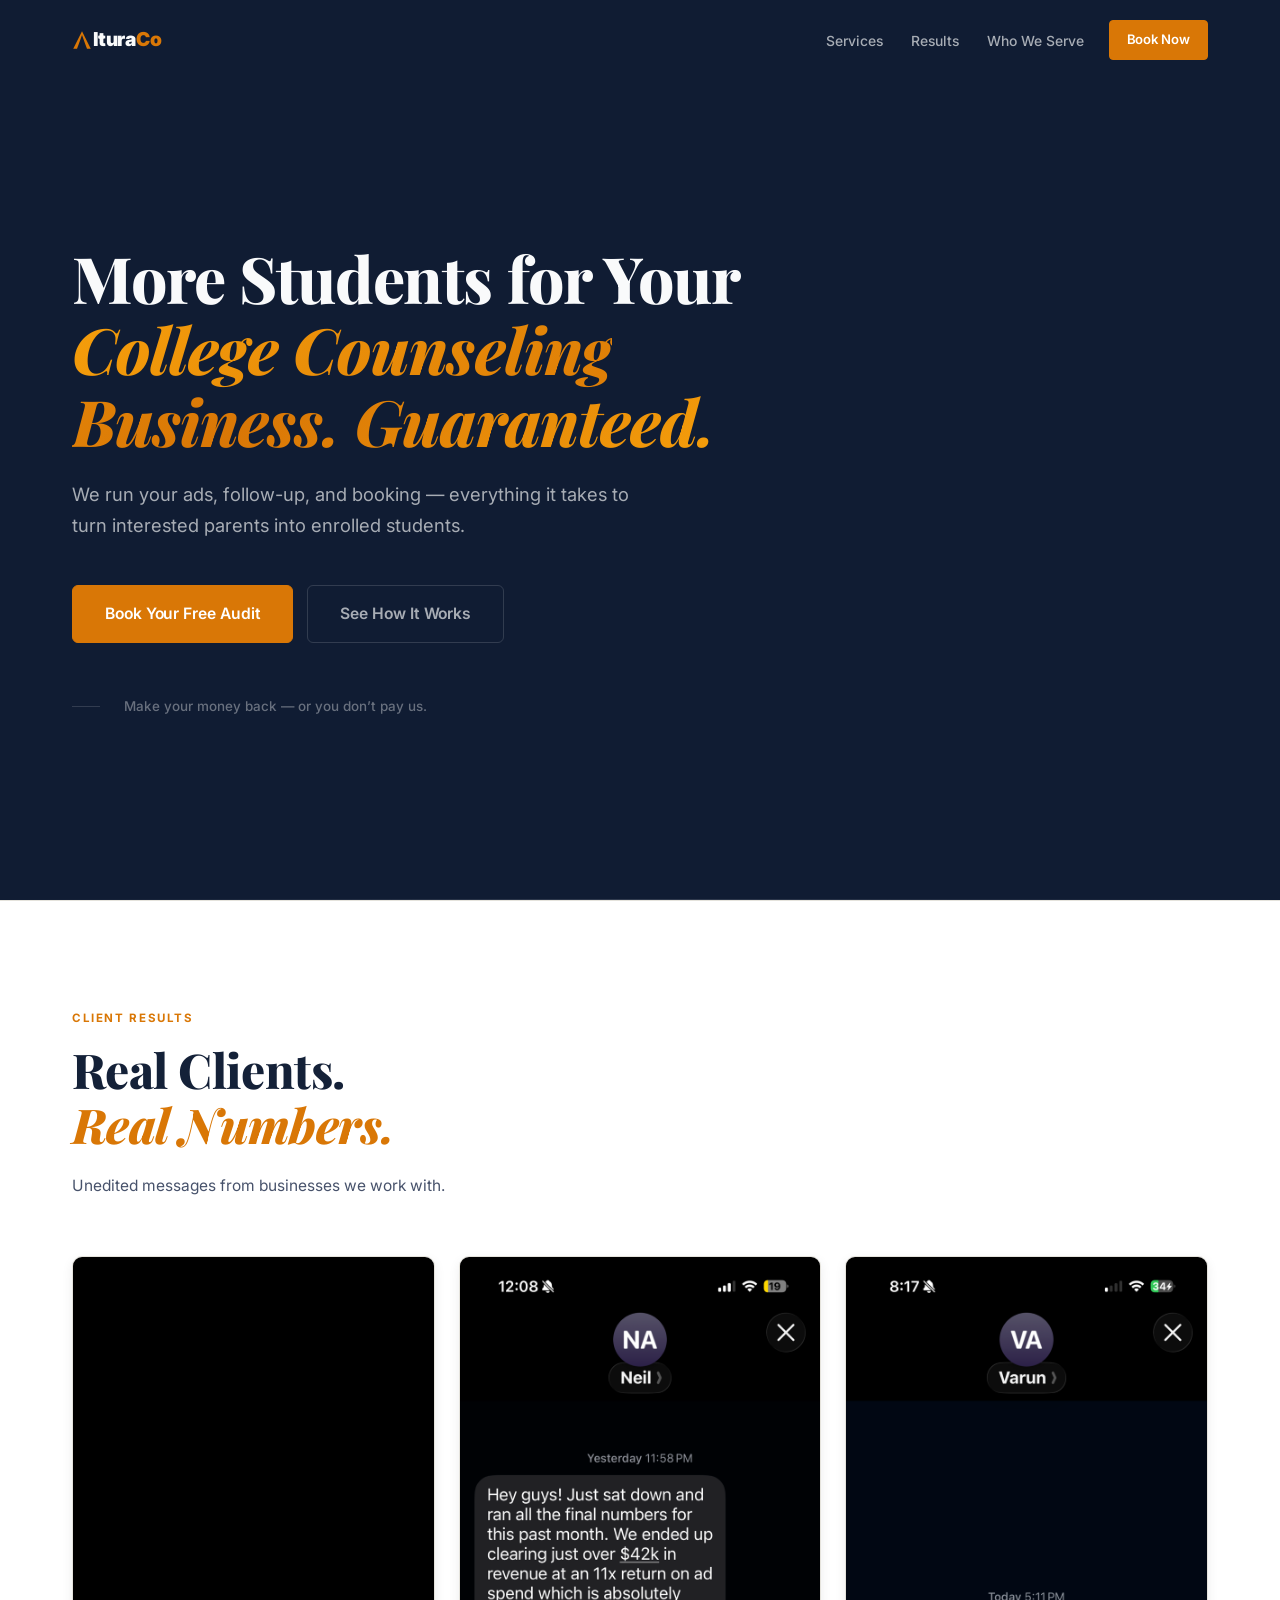
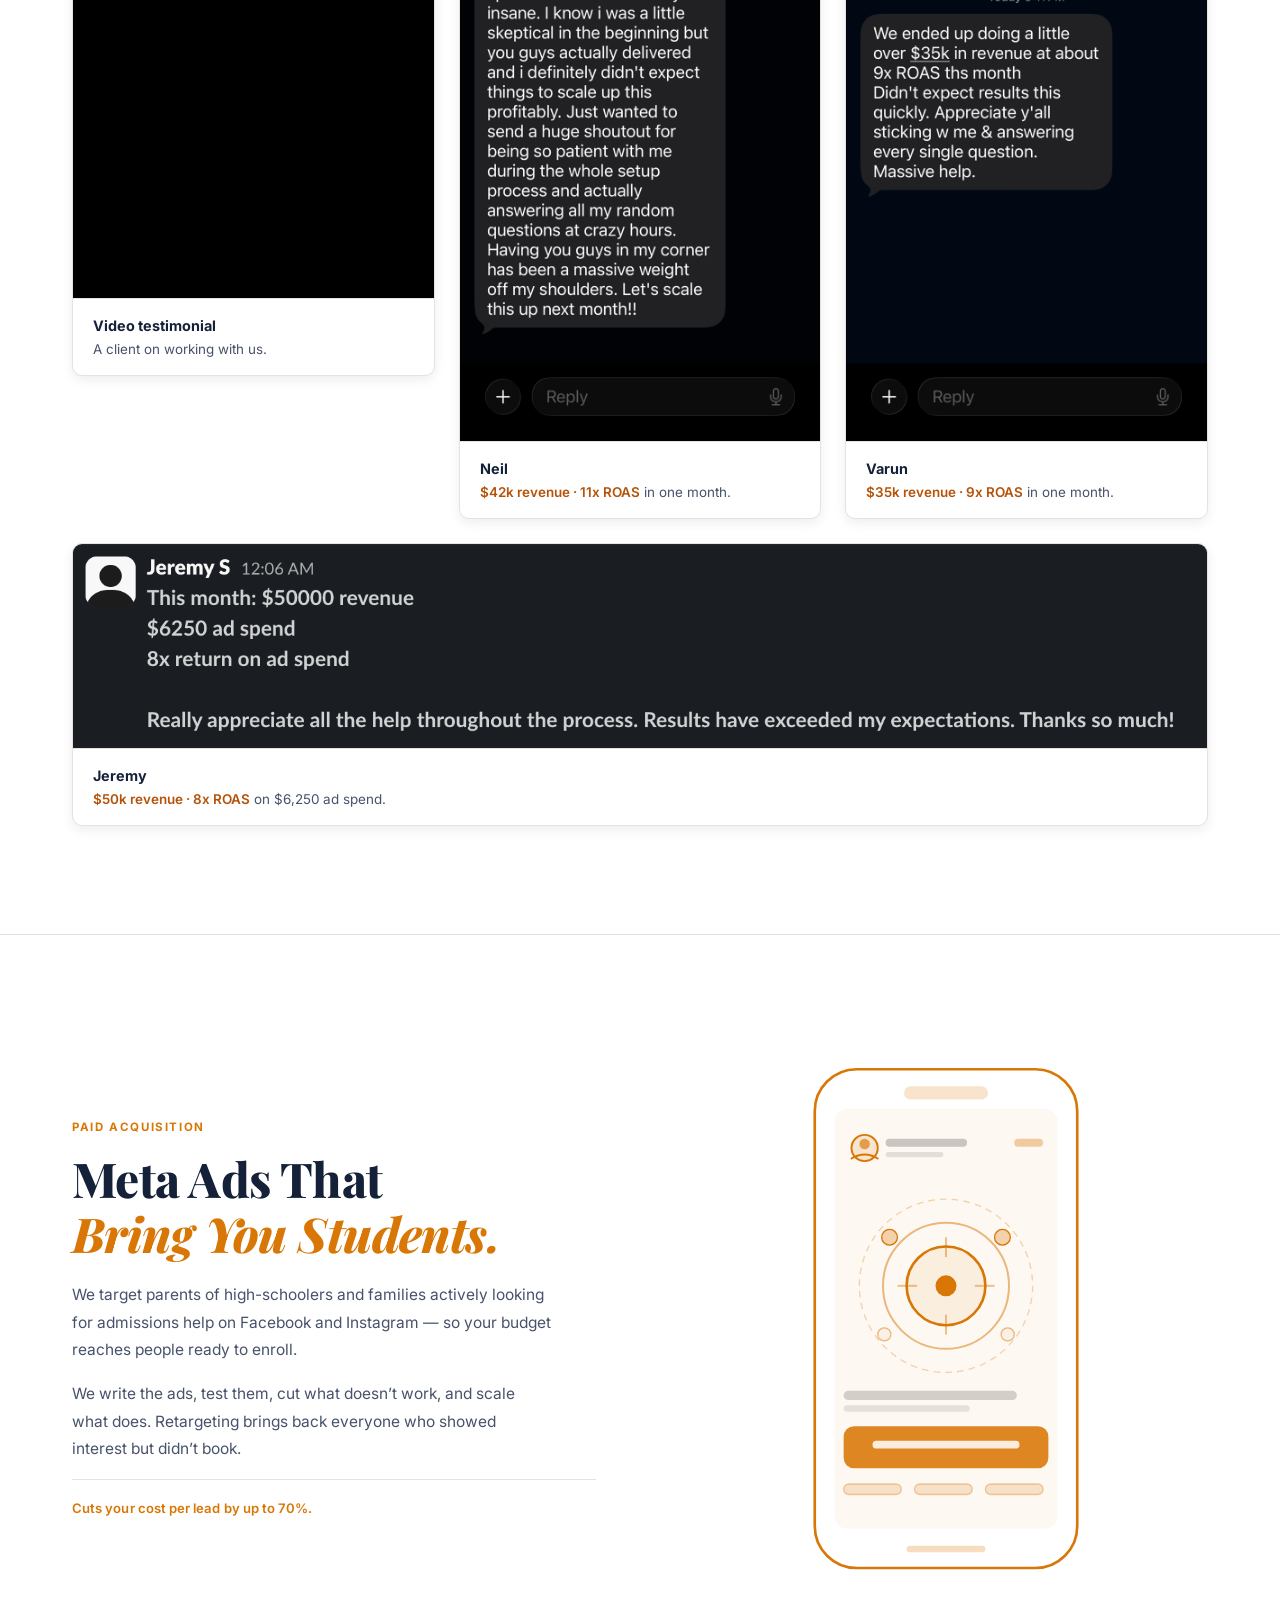
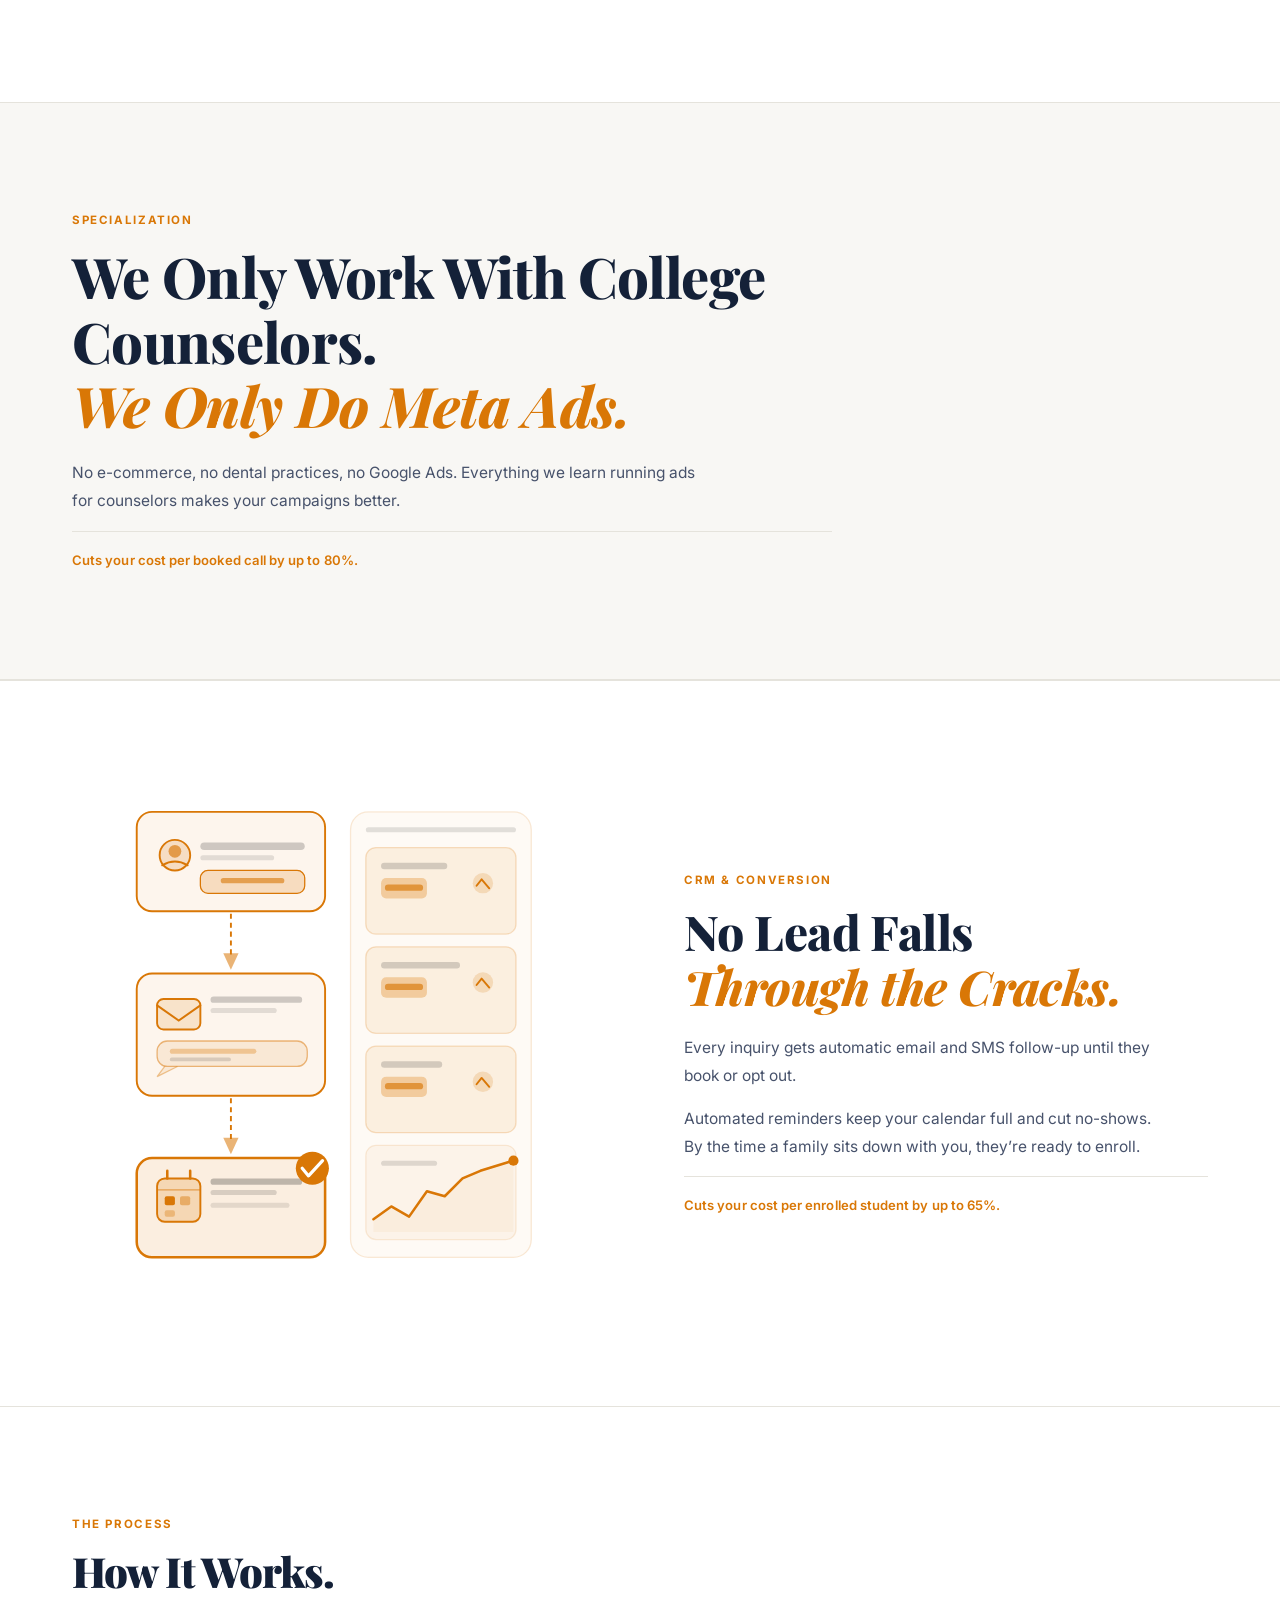
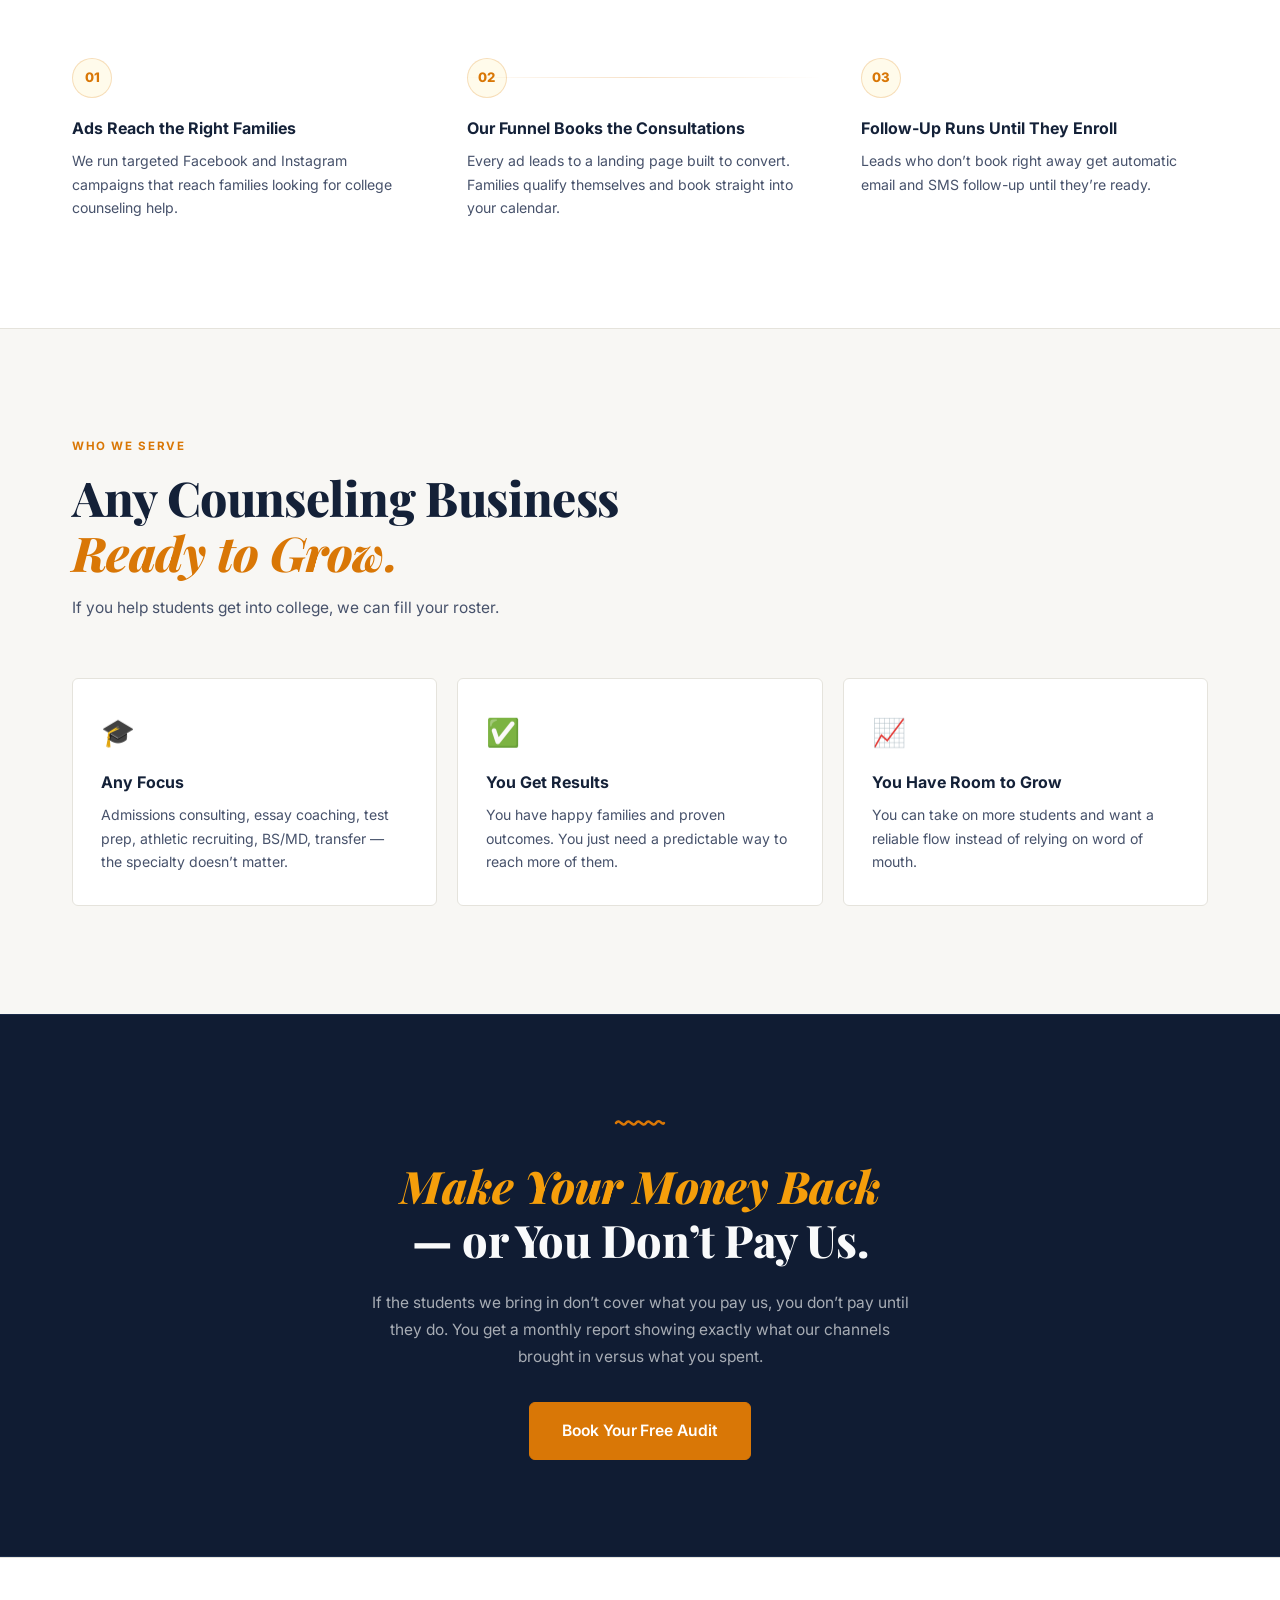
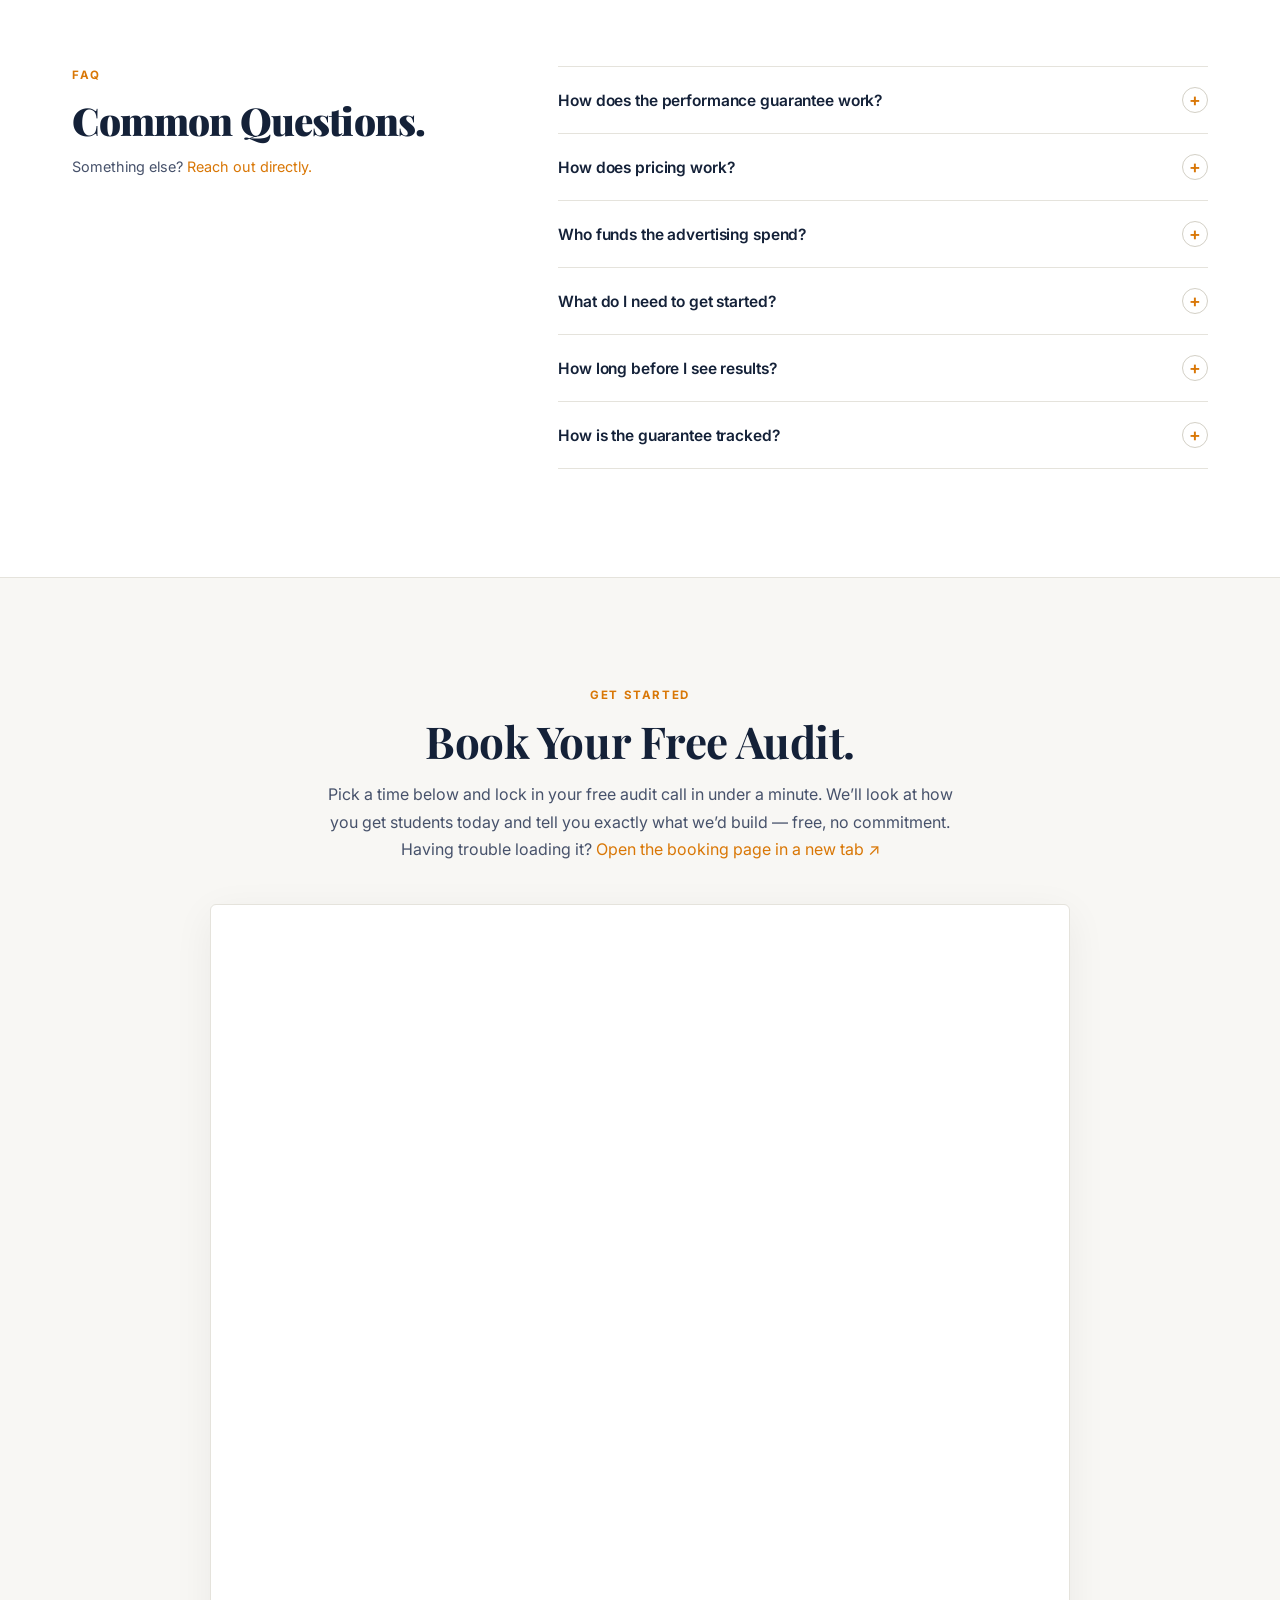
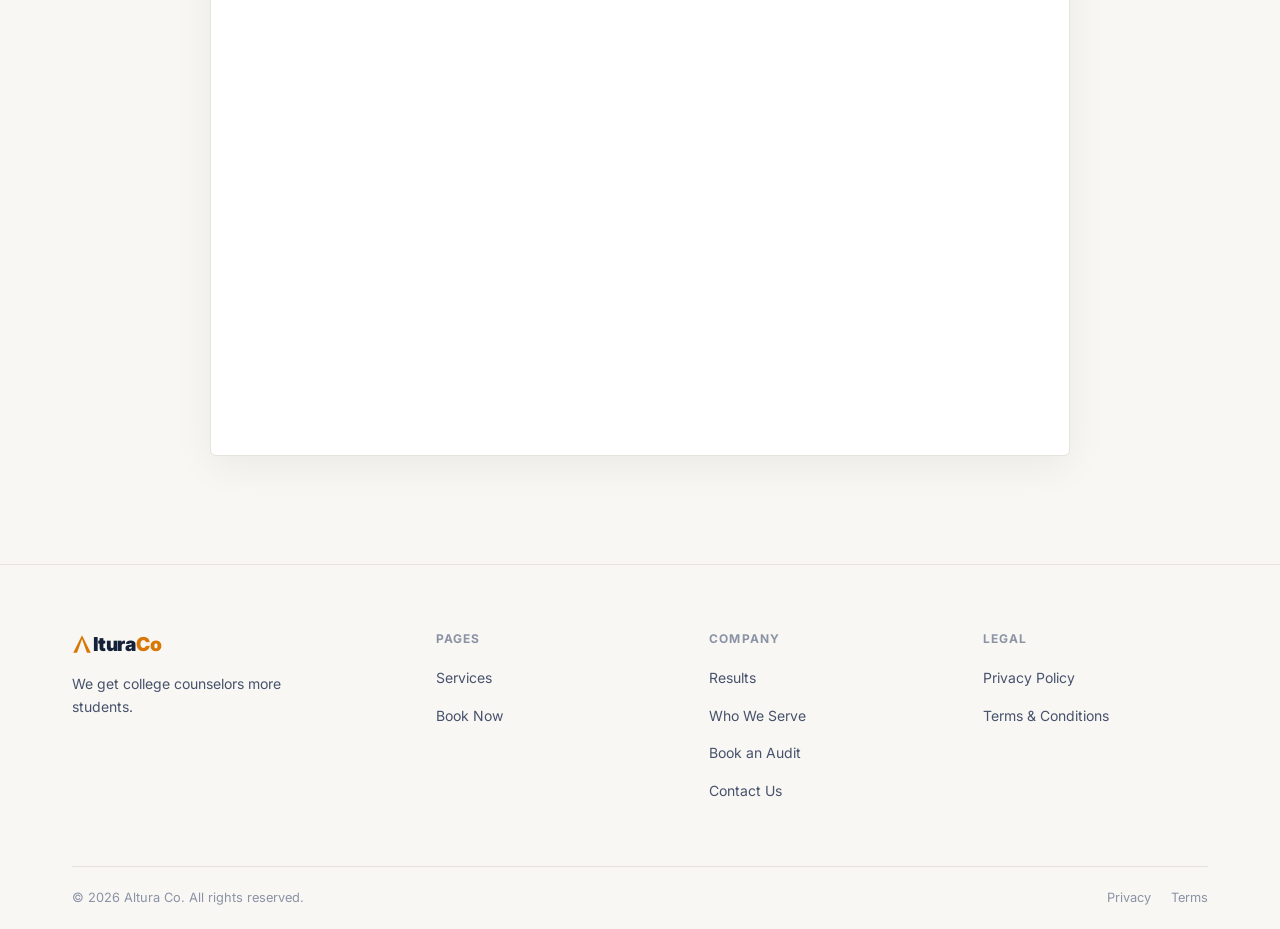
<file: index.html>
﻿<!DOCTYPE html>
<html lang="en">
<head>
  <meta charset="UTF-8">
  <meta name="viewport" content="width=device-width, initial-scale=1.0">
  <title>Altura Co &mdash; Student Acquisition for College Counselors</title>
  <meta name="description" content="Altura Co grows college counseling businesses with Meta Ads and a complete student-acquisition system. Make your money back — or you don't pay us.">
  <link rel="preconnect" href="https://fonts.googleapis.com">
  <link rel="preconnect" href="https://fonts.gstatic.com" crossorigin>
  <link href="https://fonts.googleapis.com/css2?family=Inter:wght@400;500;600;700;800;900&family=Playfair+Display:ital,wght@0,600;0,700;0,800;0,900;1,600;1,700&display=swap" rel="stylesheet">
  <link rel="stylesheet" href="style.css">
</head>
<body>

  <!-- NAV -->
  <nav class="nav" id="nav">
    <div class="container nav__inner">
      <a href="index.html" class="nav__logo"><img src="logo.svg" alt="A" class="nav__logo-icon">ltura<span>Co</span></a>
      <button class="nav__toggle" id="navToggle" aria-label="Open menu">
        <span></span><span></span><span></span>
      </button>
      <ul class="nav__links" id="navLinks">
        <li><a href="services.html">Services</a></li>
        <li><a href="#results">Results</a></li>
        <li><a href="#who-we-serve">Who We Serve</a></li>
        <li><a href="contact.html" class="btn btn--primary btn--sm">Book Now</a></li>
      </ul>
    </div>
  </nav>

  <!-- HERO -->
  <section class="hero">
    <div class="container">
      <div class="hero__inner">
        <span class="squiggle"><svg width="52" height="14" viewBox="0 0 52 14" fill="none" aria-hidden="true"><path d="M2 7 C5.5 2 8.5 12 12 7 C15.5 2 18.5 12 22 7 C25.5 2 28.5 12 32 7 C35.5 2 38.5 12 42 7 C45.5 2 48.5 10 50 7" stroke="#d97706" stroke-width="2.5" stroke-linecap="round"/></svg></span>
        <h1>More Students for Your<br><span class="gradient-text">College Counseling Business. Guaranteed.</span></h1>
        <p class="hero__sub">We run your ads, follow-up, and booking &mdash; everything it takes to turn interested parents into enrolled students.</p>
        <div class="hero__ctas">
          <a href="contact.html" class="btn btn--primary btn--lg">Book Your Free Audit</a>
          <a href="services.html" class="btn btn--ghost btn--lg">See How It Works</a>
        </div>
        <p class="hero__proof">
          <span class="hero__proof-line"></span>
          Make your money back &mdash; or you don&rsquo;t pay us.
        </p>
      </div>
    </div>
  </section>

  <!-- SECTION: Testimonials / client proof -->
  <section class="testimonials" id="results">
    <div class="container">
      <div class="testimonials__header">
        <span class="kicker">Client Results</span>
        <h2 class="headline">Real Clients.<br><em>Real Numbers.</em></h2>
        <p class="body-copy">Unedited messages from businesses we work with.</p>
      </div>
      <div class="testimonials__grid">
        <div class="proof-card proof-card--video">
          <div class="proof-card__media">
            <iframe src="https://www.youtube.com/embed/dIRkeQfLcTg" title="Testimonial | Altura Co" loading="lazy" allow="accelerometer; autoplay; clipboard-write; encrypted-media; gyroscope; picture-in-picture; web-share" referrerpolicy="strict-origin-when-cross-origin" allowfullscreen></iframe>
          </div>
          <div class="proof-card__caption">
            <strong>Video testimonial</strong>
            A client on working with us.
          </div>
        </div>
        <div class="proof-card">
          <div class="proof-card__media">
            <img src="images/testimonial-neil.png" alt="Text message from Neil describing $42k in revenue at an 11x return on ad spend" width="800" height="1739" loading="lazy">
          </div>
          <div class="proof-card__caption">
            <strong>Neil</strong>
            <span>$42k revenue &middot; 11x ROAS</span> in one month.
          </div>
        </div>
        <div class="proof-card">
          <div class="proof-card__media">
            <img src="images/testimonial-varun.png" alt="Text message from Varun describing $35k in revenue at about 9x ROAS" width="800" height="1739" loading="lazy">
          </div>
          <div class="proof-card__caption">
            <strong>Varun</strong>
            <span>$35k revenue &middot; 9x ROAS</span> in one month.
          </div>
        </div>
      </div>
      <div class="proof-card proof-card--wide">
        <div class="proof-card__media">
          <img src="images/testimonial-jeremy.png" alt="Slack message from Jeremy S: this month $50000 revenue, $6250 ad spend, 8x return on ad spend. Really appreciate all the help throughout the process. Results have exceeded my expectations." width="1630" height="294" loading="lazy">
        </div>
        <div class="proof-card__caption">
          <strong>Jeremy</strong>
          <span>$50k revenue &middot; 8x ROAS</span> on $6,250 ad spend.
        </div>
      </div>
    </div>
  </section>

  <!-- SECTION: Meta Ads — text left, illustration right -->
  <section class="split">
    <div class="container">
      <div class="split__inner">
        <div class="split__text">
          <span class="squiggle"><svg width="52" height="14" viewBox="0 0 52 14" fill="none" aria-hidden="true"><path d="M2 7 C5.5 2 8.5 12 12 7 C15.5 2 18.5 12 22 7 C25.5 2 28.5 12 32 7 C35.5 2 38.5 12 42 7 C45.5 2 48.5 10 50 7" stroke="#d97706" stroke-width="2.5" stroke-linecap="round"/></svg></span>
          <span class="kicker">Paid Acquisition</span>
          <h2 class="headline">Meta Ads That<br><em>Bring You Students.</em></h2>
          <p class="body-copy">We target parents of high-schoolers and families actively looking for admissions help on Facebook and Instagram &mdash; so your budget reaches people ready to enroll.</p>
          <p class="body-copy">We write the ads, test them, cut what doesn&rsquo;t work, and scale what does. Retargeting brings back everyone who showed interest but didn&rsquo;t book.</p>
          <span class="proof-line"><strong>Cuts your cost per lead by up to 70%.</strong></span>
        </div>
        <div class="split__illus">
          <!-- ILLUSTRATION: Phone showing Meta ad targeting interface with audience rings -->
          <svg viewBox="0 0 320 420" fill="none" xmlns="http://www.w3.org/2000/svg" aria-label="Phone showing Meta ad targeting interface">
            <rect x="60" y="20" width="200" height="380" rx="32" stroke="#d97706" stroke-width="2"/>
            <rect x="75" y="50" width="170" height="320" rx="10" fill="rgba(217,119,6,0.05)"/>
            <rect x="128" y="33" width="64" height="10" rx="5" fill="rgba(217,119,6,0.2)"/>
            <rect x="130" y="383" width="60" height="5" rx="2.5" fill="rgba(217,119,6,0.25)"/>
            <circle cx="98" cy="80" r="10" fill="rgba(217,119,6,0.15)" stroke="#d97706" stroke-width="1.5"/>
            <circle cx="98" cy="77" r="4" fill="#d97706" fill-opacity="0.65"/>
            <path d="M88 88 Q98 82 108 88" stroke="#d97706" stroke-width="1.5" fill="none" stroke-linecap="round"/>
            <rect x="114" y="73" width="62" height="6" rx="3" fill="rgba(17,17,17,0.22)"/>
            <rect x="114" y="83" width="44" height="4" rx="2" fill="rgba(17,17,17,0.11)"/>
            <rect x="212" y="73" width="22" height="6" rx="3" fill="rgba(217,119,6,0.35)"/>
            <circle cx="160" cy="185" r="66" stroke="#d97706" stroke-width="1" stroke-dasharray="5 4" fill="none" opacity="0.3"/>
            <circle cx="160" cy="185" r="48" stroke="#d97706" stroke-width="1.5" fill="none" opacity="0.5"/>
            <circle cx="160" cy="185" r="30" stroke="#d97706" stroke-width="2" fill="rgba(217,119,6,0.08)"/>
            <circle cx="160" cy="185" r="8" fill="#d97706"/>
            <line x1="160" y1="148" x2="160" y2="163" stroke="#d97706" stroke-width="1.5" opacity="0.45"/>
            <line x1="160" y1="207" x2="160" y2="222" stroke="#d97706" stroke-width="1.5" opacity="0.45"/>
            <line x1="123" y1="185" x2="138" y2="185" stroke="#d97706" stroke-width="1.5" opacity="0.45"/>
            <line x1="182" y1="185" x2="197" y2="185" stroke="#d97706" stroke-width="1.5" opacity="0.45"/>
            <circle cx="117" cy="148" r="6" fill="rgba(217,119,6,0.3)" stroke="#d97706" stroke-width="1"/>
            <circle cx="203" cy="148" r="6" fill="rgba(217,119,6,0.3)" stroke="#d97706" stroke-width="1"/>
            <circle cx="113" cy="222" r="5" fill="rgba(217,119,6,0.12)" stroke="#d97706" stroke-width="1" opacity="0.5"/>
            <circle cx="207" cy="222" r="5" fill="rgba(217,119,6,0.12)" stroke="#d97706" stroke-width="1" opacity="0.5"/>
            <rect x="82" y="265" width="132" height="7" rx="3.5" fill="rgba(17,17,17,0.18)"/>
            <rect x="82" y="276" width="96" height="5" rx="2.5" fill="rgba(17,17,17,0.10)"/>
            <rect x="82" y="292" width="156" height="32" rx="8" fill="#d97706" opacity="0.88"/>
            <rect x="104" y="303" width="112" height="6" rx="3" fill="white" opacity="0.85"/>
            <rect x="82" y="336" width="44" height="8" rx="4" fill="rgba(217,119,6,0.18)" stroke="#d97706" stroke-width="1" stroke-opacity="0.35"/>
            <rect x="136" y="336" width="44" height="8" rx="4" fill="rgba(217,119,6,0.18)" stroke="#d97706" stroke-width="1" stroke-opacity="0.35"/>
            <rect x="190" y="336" width="44" height="8" rx="4" fill="rgba(217,119,6,0.18)" stroke="#d97706" stroke-width="1" stroke-opacity="0.35"/>
          </svg>
        </div>
      </div>
    </div>
  </section>

  <!-- SECTION: Statement — full-width, no illustration -->
  <section class="statement">
    <div class="container">
      <div class="statement__inner">
        <span class="squiggle"><svg width="52" height="14" viewBox="0 0 52 14" fill="none" aria-hidden="true"><path d="M2 7 C5.5 2 8.5 12 12 7 C15.5 2 18.5 12 22 7 C25.5 2 28.5 12 32 7 C35.5 2 38.5 12 42 7 C45.5 2 48.5 10 50 7" stroke="#d97706" stroke-width="2.5" stroke-linecap="round"/></svg></span>
        <span class="kicker">Specialization</span>
        <h2 class="headline">We Only Work With College Counselors.<br><em>We Only Do Meta Ads.</em></h2>
        <p class="body-copy" style="max-width:640px;">No e-commerce, no dental practices, no Google Ads. Everything we learn running ads for counselors makes your campaigns better.</p>
        <span class="proof-line"><strong>Cuts your cost per booked call by up to 80%.</strong></span>
      </div>
    </div>
  </section>

  <!-- SECTION: Leads that convert — illustration left, text right -->
  <section class="split split--reverse">
    <div class="container">
      <div class="split__inner">
        <div class="split__text">
          <span class="squiggle"><svg width="52" height="14" viewBox="0 0 52 14" fill="none" aria-hidden="true"><path d="M2 7 C5.5 2 8.5 12 12 7 C15.5 2 18.5 12 22 7 C25.5 2 28.5 12 32 7 C35.5 2 38.5 12 42 7 C45.5 2 48.5 10 50 7" stroke="#d97706" stroke-width="2.5" stroke-linecap="round"/></svg></span>
          <span class="kicker">CRM &amp; Conversion</span>
          <h2 class="headline">No Lead Falls<br><em>Through the Cracks.</em></h2>
          <p class="body-copy">Every inquiry gets automatic email and SMS follow-up until they book or opt out.</p>
          <p class="body-copy">Automated reminders keep your calendar full and cut no-shows. By the time a family sits down with you, they&rsquo;re ready to enroll.</p>
          <span class="proof-line"><strong>Cuts your cost per enrolled student by up to 65%.</strong></span>
        </div>
        <div class="split__illus">
          <!-- ILLUSTRATION: Lead nurture flow from inquiry to enrolled student -->
          <svg viewBox="0 0 330 400" fill="none" xmlns="http://www.w3.org/2000/svg" aria-label="Lead nurture flow from inquiry to booked consultation">
            <rect x="10" y="18" width="148" height="78" rx="12" fill="rgba(217,119,6,0.07)" stroke="#d97706" stroke-width="1.5"/>
            <circle cx="40" cy="52" r="12" fill="rgba(217,119,6,0.18)" stroke="#d97706" stroke-width="1.5"/>
            <circle cx="40" cy="49" r="5" fill="#d97706" fill-opacity="0.65"/>
            <path d="M30 60 Q40 54 50 60" stroke="#d97706" stroke-width="1.5" fill="none" stroke-linecap="round"/>
            <rect x="60" y="42" width="82" height="6" rx="3" fill="rgba(17,17,17,0.2)"/>
            <rect x="60" y="52" width="58" height="4" rx="2" fill="rgba(17,17,17,0.11)"/>
            <rect x="60" y="64" width="82" height="18" rx="6" fill="rgba(217,119,6,0.2)" stroke="#d97706" stroke-width="1"/>
            <rect x="76" y="70" width="50" height="4" rx="2" fill="#d97706" fill-opacity="0.6"/>
            <line x1="84" y1="98" x2="84" y2="132" stroke="#d97706" stroke-width="1.5" stroke-dasharray="4 3"/>
            <polygon points="78,129 84,142 90,129" fill="#d97706" fill-opacity="0.55"/>
            <rect x="10" y="145" width="148" height="96" rx="12" fill="rgba(217,119,6,0.07)" stroke="#d97706" stroke-width="1.5"/>
            <rect x="26" y="165" width="34" height="24" rx="5" fill="rgba(217,119,6,0.15)" stroke="#d97706" stroke-width="1.5"/>
            <path d="M26 170 L43 182 L60 170" stroke="#d97706" stroke-width="1.5" fill="none" stroke-linecap="round"/>
            <rect x="68" y="163" width="72" height="5" rx="2.5" fill="rgba(17,17,17,0.2)"/>
            <rect x="68" y="172" width="52" height="4" rx="2" fill="rgba(17,17,17,0.11)"/>
            <rect x="26" y="198" width="118" height="20" rx="8" fill="rgba(217,119,6,0.1)" stroke="#d97706" stroke-width="1" stroke-opacity="0.5"/>
            <path d="M32 218 L26 226 L42 218" fill="rgba(217,119,6,0.1)" stroke="#d97706" stroke-width="1" stroke-opacity="0.4"/>
            <rect x="36" y="204" width="68" height="4" rx="2" fill="#d97706" fill-opacity="0.32"/>
            <rect x="36" y="211" width="48" height="3" rx="1.5" fill="rgba(17,17,17,0.14)"/>
            <line x1="84" y1="243" x2="84" y2="277" stroke="#d97706" stroke-width="1.5" stroke-dasharray="4 3"/>
            <polygon points="78,274 84,287 90,274" fill="#d97706" fill-opacity="0.55"/>
            <rect x="10" y="290" width="148" height="78" rx="12" fill="rgba(217,119,6,0.12)" stroke="#d97706" stroke-width="2"/>
            <rect x="26" y="306" width="34" height="34" rx="6" fill="rgba(217,119,6,0.2)" stroke="#d97706" stroke-width="1.5"/>
            <line x1="26" y1="315" x2="60" y2="315" stroke="#d97706" stroke-width="1" opacity="0.6"/>
            <line x1="34" y1="306" x2="34" y2="300" stroke="#d97706" stroke-width="2" stroke-linecap="round"/>
            <line x1="52" y1="306" x2="52" y2="300" stroke="#d97706" stroke-width="2" stroke-linecap="round"/>
            <rect x="32" y="320" width="8" height="7" rx="1.5" fill="#d97706"/>
            <rect x="44" y="320" width="8" height="7" rx="1.5" fill="#d97706" fill-opacity="0.45"/>
            <rect x="32" y="331" width="8" height="5" rx="1.5" fill="#d97706" fill-opacity="0.35"/>
            <rect x="68" y="306" width="72" height="5" rx="2.5" fill="rgba(17,17,17,0.26)"/>
            <rect x="68" y="315" width="52" height="4" rx="2" fill="rgba(17,17,17,0.15)"/>
            <rect x="68" y="325" width="62" height="4" rx="2" fill="rgba(17,17,17,0.10)"/>
            <circle cx="148" cy="298" r="13" fill="#d97706"/>
            <path d="M140 298 L145 304 L156 292" stroke="white" stroke-width="2.5" stroke-linecap="round" stroke-linejoin="round" fill="none"/>
            <rect x="178" y="18" width="142" height="350" rx="14" fill="rgba(217,119,6,0.04)" stroke="rgba(217,119,6,0.16)" stroke-width="1"/>
            <rect x="190" y="30" width="118" height="4" rx="2" fill="rgba(17,17,17,0.12)"/>
            <rect x="190" y="46" width="118" height="68" rx="8" fill="rgba(217,119,6,0.09)" stroke="rgba(217,119,6,0.22)" stroke-width="1"/>
            <rect x="202" y="58" width="52" height="5" rx="2.5" fill="rgba(17,17,17,0.17)"/>
            <rect x="202" y="70" width="36" height="16" rx="4" fill="rgba(217,119,6,0.3)"/>
            <rect x="205" y="75" width="30" height="5" rx="2.5" fill="#d97706" fill-opacity="0.65"/>
            <circle cx="282" cy="74" r="8" fill="rgba(217,119,6,0.18)"/>
            <polyline points="277,76 281,71 287,78" stroke="#d97706" stroke-width="1.5" fill="none" stroke-linecap="round" stroke-linejoin="round"/>
            <rect x="190" y="124" width="118" height="68" rx="8" fill="rgba(217,119,6,0.09)" stroke="rgba(217,119,6,0.22)" stroke-width="1"/>
            <rect x="202" y="136" width="62" height="5" rx="2.5" fill="rgba(17,17,17,0.17)"/>
            <rect x="202" y="148" width="36" height="16" rx="4" fill="rgba(217,119,6,0.3)"/>
            <rect x="205" y="153" width="30" height="5" rx="2.5" fill="#d97706" fill-opacity="0.65"/>
            <circle cx="282" cy="152" r="8" fill="rgba(217,119,6,0.18)"/>
            <polyline points="277,154 281,149 287,156" stroke="#d97706" stroke-width="1.5" fill="none" stroke-linecap="round" stroke-linejoin="round"/>
            <rect x="190" y="202" width="118" height="68" rx="8" fill="rgba(217,119,6,0.09)" stroke="rgba(217,119,6,0.22)" stroke-width="1"/>
            <rect x="202" y="214" width="48" height="5" rx="2.5" fill="rgba(17,17,17,0.17)"/>
            <rect x="202" y="226" width="36" height="16" rx="4" fill="rgba(217,119,6,0.3)"/>
            <rect x="205" y="231" width="30" height="5" rx="2.5" fill="#d97706" fill-opacity="0.65"/>
            <circle cx="282" cy="230" r="8" fill="rgba(217,119,6,0.18)"/>
            <polyline points="277,232 281,227 287,234" stroke="#d97706" stroke-width="1.5" fill="none" stroke-linecap="round" stroke-linejoin="round"/>
            <rect x="190" y="280" width="118" height="74" rx="8" fill="rgba(217,119,6,0.05)" stroke="rgba(217,119,6,0.13)" stroke-width="1"/>
            <rect x="202" y="292" width="44" height="4" rx="2" fill="rgba(17,17,17,0.13)"/>
            <polyline points="196,338 210,328 224,336 238,316 252,320 266,306 280,300 306,292" stroke="#d97706" stroke-width="2" fill="none" stroke-linecap="round" stroke-linejoin="round"/>
            <circle cx="306" cy="292" r="4" fill="#d97706"/>
            <path d="M196,338 L210,328 L224,336 L238,316 L252,320 L266,306 L280,300 L306,292 L306,348 L196,348 Z" fill="#d97706" fill-opacity="0.05"/>
          </svg>
        </div>
      </div>
    </div>
  </section>

  <!-- SECTION: How it works -->
  <section class="hiw">
    <div class="container">
      <div class="hiw__header">
        <span class="squiggle"><svg width="52" height="14" viewBox="0 0 52 14" fill="none" aria-hidden="true"><path d="M2 7 C5.5 2 8.5 12 12 7 C15.5 2 18.5 12 22 7 C25.5 2 28.5 12 32 7 C35.5 2 38.5 12 42 7 C45.5 2 48.5 10 50 7" stroke="#d97706" stroke-width="2.5" stroke-linecap="round"/></svg></span>
        <span class="kicker">The Process</span>
        <h2 class="dark-h2" style="font-size:clamp(1.8rem,3.5vw,2.6rem); font-weight:900; color:var(--dt); letter-spacing:-.025em; line-height:1.1; margin-bottom:0;">How It Works.</h2>
      </div>
      <div class="hiw__steps">
        <div class="hiw__step">
          <div class="hiw__num">01</div>
          <h3>Ads Reach the Right Families</h3>
          <p>We run targeted Facebook and Instagram campaigns that reach families looking for college counseling help.</p>
        </div>
        <div class="hiw__step">
          <div class="hiw__num">02</div>
          <h3>Our Funnel Books the Consultations</h3>
          <p>Every ad leads to a landing page built to convert. Families qualify themselves and book straight into your calendar.</p>
        </div>
        <div class="hiw__step">
          <div class="hiw__num">03</div>
          <h3>Follow-Up Runs Until They Enroll</h3>
          <p>Leads who don&rsquo;t book right away get automatic email and SMS follow-up until they&rsquo;re ready.</p>
        </div>
      </div>
    </div>
  </section>

  <!-- SECTION: Who We Serve -->
  <section class="who" id="who-we-serve">
    <div class="container">
      <div class="who__header">
        <span class="squiggle"><svg width="52" height="14" viewBox="0 0 52 14" fill="none" aria-hidden="true"><path d="M2 7 C5.5 2 8.5 12 12 7 C15.5 2 18.5 12 22 7 C25.5 2 28.5 12 32 7 C35.5 2 38.5 12 42 7 C45.5 2 48.5 10 50 7" stroke="#d97706" stroke-width="2.5" stroke-linecap="round"/></svg></span>
        <span class="kicker">Who We Serve</span>
        <h2 class="headline" style="margin-bottom:14px;">Any Counseling Business<br><em>Ready to Grow.</em></h2>
        <p class="body-copy">If you help students get into college, we can fill your roster.</p>
      </div>
      <div class="who__cards">
        <div class="who__card">
          <div class="who__card-icon">&#x1F393;</div>
          <h4>Any Focus</h4>
          <p>Admissions consulting, essay coaching, test prep, athletic recruiting, BS/MD, transfer &mdash; the specialty doesn&rsquo;t matter.</p>
        </div>
        <div class="who__card">
          <div class="who__card-icon">&#x2705;</div>
          <h4>You Get Results</h4>
          <p>You have happy families and proven outcomes. You just need a predictable way to reach more of them.</p>
        </div>
        <div class="who__card">
          <div class="who__card-icon">&#x1F4C8;</div>
          <h4>You Have Room to Grow</h4>
          <p>You can take on more students and want a reliable flow instead of relying on word of mouth.</p>
        </div>
      </div>
    </div>
  </section>

  <!-- GUARANTEE BAND -->
  <div class="g-band">
    <div class="container">
      <span class="squiggle" style="display:inline-block; margin-bottom:22px;"><svg width="52" height="14" viewBox="0 0 52 14" fill="none" aria-hidden="true"><path d="M2 7 C5.5 2 8.5 12 12 7 C15.5 2 18.5 12 22 7 C25.5 2 28.5 12 32 7 C35.5 2 38.5 12 42 7 C45.5 2 48.5 10 50 7" stroke="#d97706" stroke-width="2.5" stroke-linecap="round"/></svg></span>
      <p class="g-band__promise"><em>Make Your Money Back</em><br>&mdash; or You Don&rsquo;t Pay Us.</p>
      <p class="g-band__body">If the students we bring in don&rsquo;t cover what you pay us, you don&rsquo;t pay until they do. You get a monthly report showing exactly what our channels brought in versus what you spent.</p>
      <a href="contact.html" class="btn btn--primary btn--lg">Book Your Free Audit</a>
    </div>
  </div>

  <!-- FAQ -->
  <section class="faq-wrap">
    <div class="container">
      <div style="display:grid; grid-template-columns:1fr 1.6fr; gap:80px; align-items:start;">
        <div>
          <span class="squiggle"><svg width="52" height="14" viewBox="0 0 52 14" fill="none" aria-hidden="true"><path d="M2 7 C5.5 2 8.5 12 12 7 C15.5 2 18.5 12 22 7 C25.5 2 28.5 12 32 7 C35.5 2 38.5 12 42 7 C45.5 2 48.5 10 50 7" stroke="#d97706" stroke-width="2.5" stroke-linecap="round"/></svg></span>
          <span class="kicker">FAQ</span>
          <h2 style="font-size:clamp(1.7rem,3vw,2.4rem); font-weight:900; color:var(--dt); letter-spacing:-.025em; line-height:1.1; margin-bottom:14px;">Common Questions.</h2>
          <p style="color:var(--dt-mid); font-size:.9rem;">Something else? <a href="contact.html" class="link-blue">Reach out directly.</a></p>
        </div>
        <div class="faq-list faq-dark" id="faqList">
          <div class="faq-item">
            <button class="faq-trigger">
              How does the performance guarantee work?
              <span class="faq-trigger__icon">+</span>
            </button>
            <div class="faq-body">
              <p>If our work doesn&rsquo;t make back what you invest with us, you don&rsquo;t pay our fee until it does. How we measure it is agreed in writing before we start.</p>
            </div>
          </div>
          <div class="faq-item">
            <button class="faq-trigger">
              How does pricing work?
              <span class="faq-trigger__icon">+</span>
            </button>
            <div class="faq-body">
              <p>Pricing depends on your business, so we discuss it on the audit call. Our compensation is tied to the results we produce.</p>
            </div>
          </div>
          <div class="faq-item">
            <button class="faq-trigger">
              Who funds the advertising spend?
              <span class="faq-trigger__icon">+</span>
            </button>
            <div class="faq-body">
              <p>You do. Ad spend goes directly into your own ad accounts, separate from our fee. We take no margin on it.</p>
            </div>
          </div>
          <div class="faq-item">
            <button class="faq-trigger">
              What do I need to get started?
              <span class="faq-trigger__icon">+</span>
            </button>
            <div class="faq-body">
              <p>A working counseling service with happy past clients, and room to take on more students. We handle everything else.</p>
            </div>
          </div>
          <div class="faq-item">
            <button class="faq-trigger">
              How long before I see results?
              <span class="faq-trigger__icon">+</span>
            </button>
            <div class="faq-body">
              <p>The funnel and follow-up system go live in the first few weeks. Consultation requests typically start within 30 days of launching ads.</p>
            </div>
          </div>
          <div class="faq-item">
            <button class="faq-trigger">
              How is the guarantee tracked?
              <span class="faq-trigger__icon">+</span>
            </button>
            <div class="faq-body">
              <p>Everything counted toward the guarantee comes through landing pages and booking links we control, agreed in writing before we start. You get a monthly report with the numbers.</p>
            </div>
          </div>
        </div>
      </div>
    </div>
  </section>

  <!-- CONTACT / BOOKING FUNNEL -->
  <section class="contact-wrap" id="contact">
    <div class="container">
      <div class="booking-head">
        <span class="squiggle"><svg width="52" height="14" viewBox="0 0 52 14" fill="none" aria-hidden="true"><path d="M2 7 C5.5 2 8.5 12 12 7 C15.5 2 18.5 12 22 7 C25.5 2 28.5 12 32 7 C35.5 2 38.5 12 42 7 C45.5 2 48.5 10 50 7" stroke="#d97706" stroke-width="2.5" stroke-linecap="round"/></svg></span>
        <span class="kicker">Get Started</span>
        <h2>Book Your Free Audit.</h2>
        <p>Pick a time below and lock in your free audit call in under a minute. We&rsquo;ll look at how you get students today and tell you exactly what we&rsquo;d build &mdash; free, no commitment. Having trouble loading it? <a href="https://book.alturaco.us/book" target="_blank" rel="noopener" class="link-blue">Open the booking page in a new tab &#8599;</a></p>
      </div>
      <div class="booking-frame">
        <iframe
          src="https://book.alturaco.us/book"
          title="Book a free audit with Altura Co"
          loading="lazy"
          allow="payment; microphone; camera; geolocation"
          referrerpolicy="no-referrer-when-downgrade"></iframe>
      </div>
    </div>
  </section>

  <!-- FOOTER -->
  <footer class="footer">
    <div class="container">
      <div class="footer__inner">
        <div class="footer__brand">
          <a href="index.html" class="nav__logo"><img src="logo.svg" alt="A" class="nav__logo-icon">ltura<span>Co</span></a>
          <p>We get college counselors more students.</p>
        </div>
        <div class="footer__col">
          <h5>Pages</h5>
          <ul>
            <li><a href="services.html">Services</a></li>
            <li><a href="contact.html">Book Now</a></li>
          </ul>
        </div>
        <div class="footer__col">
          <h5>Company</h5>
          <ul>
            <li><a href="#results">Results</a></li>
        <li><a href="#who-we-serve">Who We Serve</a></li>
            <li><a href="#contact">Book an Audit</a></li>
            <li><a href="mailto:alturaco.us@gmail.com">Contact Us</a></li>
          </ul>
        </div>
        <div class="footer__col">
          <h5>Legal</h5>
          <ul>
            <li><a href="privacy-policy.html">Privacy Policy</a></li>
            <li><a href="terms.html">Terms &amp; Conditions</a></li>
          </ul>
        </div>
      </div>
      <div class="footer__bottom">
        <p>&copy; 2026 Altura Co. All rights reserved.</p>
        <div class="footer__legal">
          <a href="privacy-policy.html">Privacy</a>
          <a href="terms.html">Terms</a>
        </div>
      </div>
    </div>
  </footer>

  <script>
    // Nav scroll
    const nav = document.getElementById('nav');
    window.addEventListener('scroll', () => {
      nav.classList.toggle('nav--scrolled', window.scrollY > 30);
    }, { passive: true });

    // Mobile nav
    const toggle = document.getElementById('navToggle');
    const links  = document.getElementById('navLinks');
    toggle.addEventListener('click', () => {
      const open = links.classList.toggle('nav__links--open');
      toggle.classList.toggle('nav__toggle--open', open);
      document.body.style.overflow = open ? 'hidden' : '';
    });
    links.querySelectorAll('a').forEach(a => a.addEventListener('click', () => {
      links.classList.remove('nav__links--open');
      toggle.classList.remove('nav__toggle--open');
      document.body.style.overflow = '';
    }));

    // FAQ accordion
    document.getElementById('faqList').addEventListener('click', e => {
      const trigger = e.target.closest('.faq-trigger');
      if (!trigger) return;
      const item = trigger.closest('.faq-item');
      const body = item.querySelector('.faq-body');
      const isOpen = item.classList.contains('open');
      document.querySelectorAll('.faq-item').forEach(i => {
        i.classList.remove('open');
        i.querySelector('.faq-body').style.maxHeight = null;
      });
      if (!isOpen) {
        item.classList.add('open');
        body.style.maxHeight = body.scrollHeight + 'px';
      }
    });

    // Scroll reveal
    (function () {
      const obs = new IntersectionObserver(entries => {
        entries.forEach(e => { if (e.isIntersecting) e.target.classList.add('is-visible'); });
      }, { threshold: 0.07, rootMargin: '0px 0px -40px 0px' });
      document.querySelectorAll('.hero__inner, .testimonials__header, .proof-card, .split__text, .split__illus, .statement__inner, .hiw__header, .hiw__step, .who__header, .who__card, .g-band > .container, .faq-wrap > .container > div > div, .contact-wrap__grid > *').forEach((el, i) => {
        el.classList.add('reveal');
        obs.observe(el);
      });
    })();
  </script>

</body>
</html>
</file>
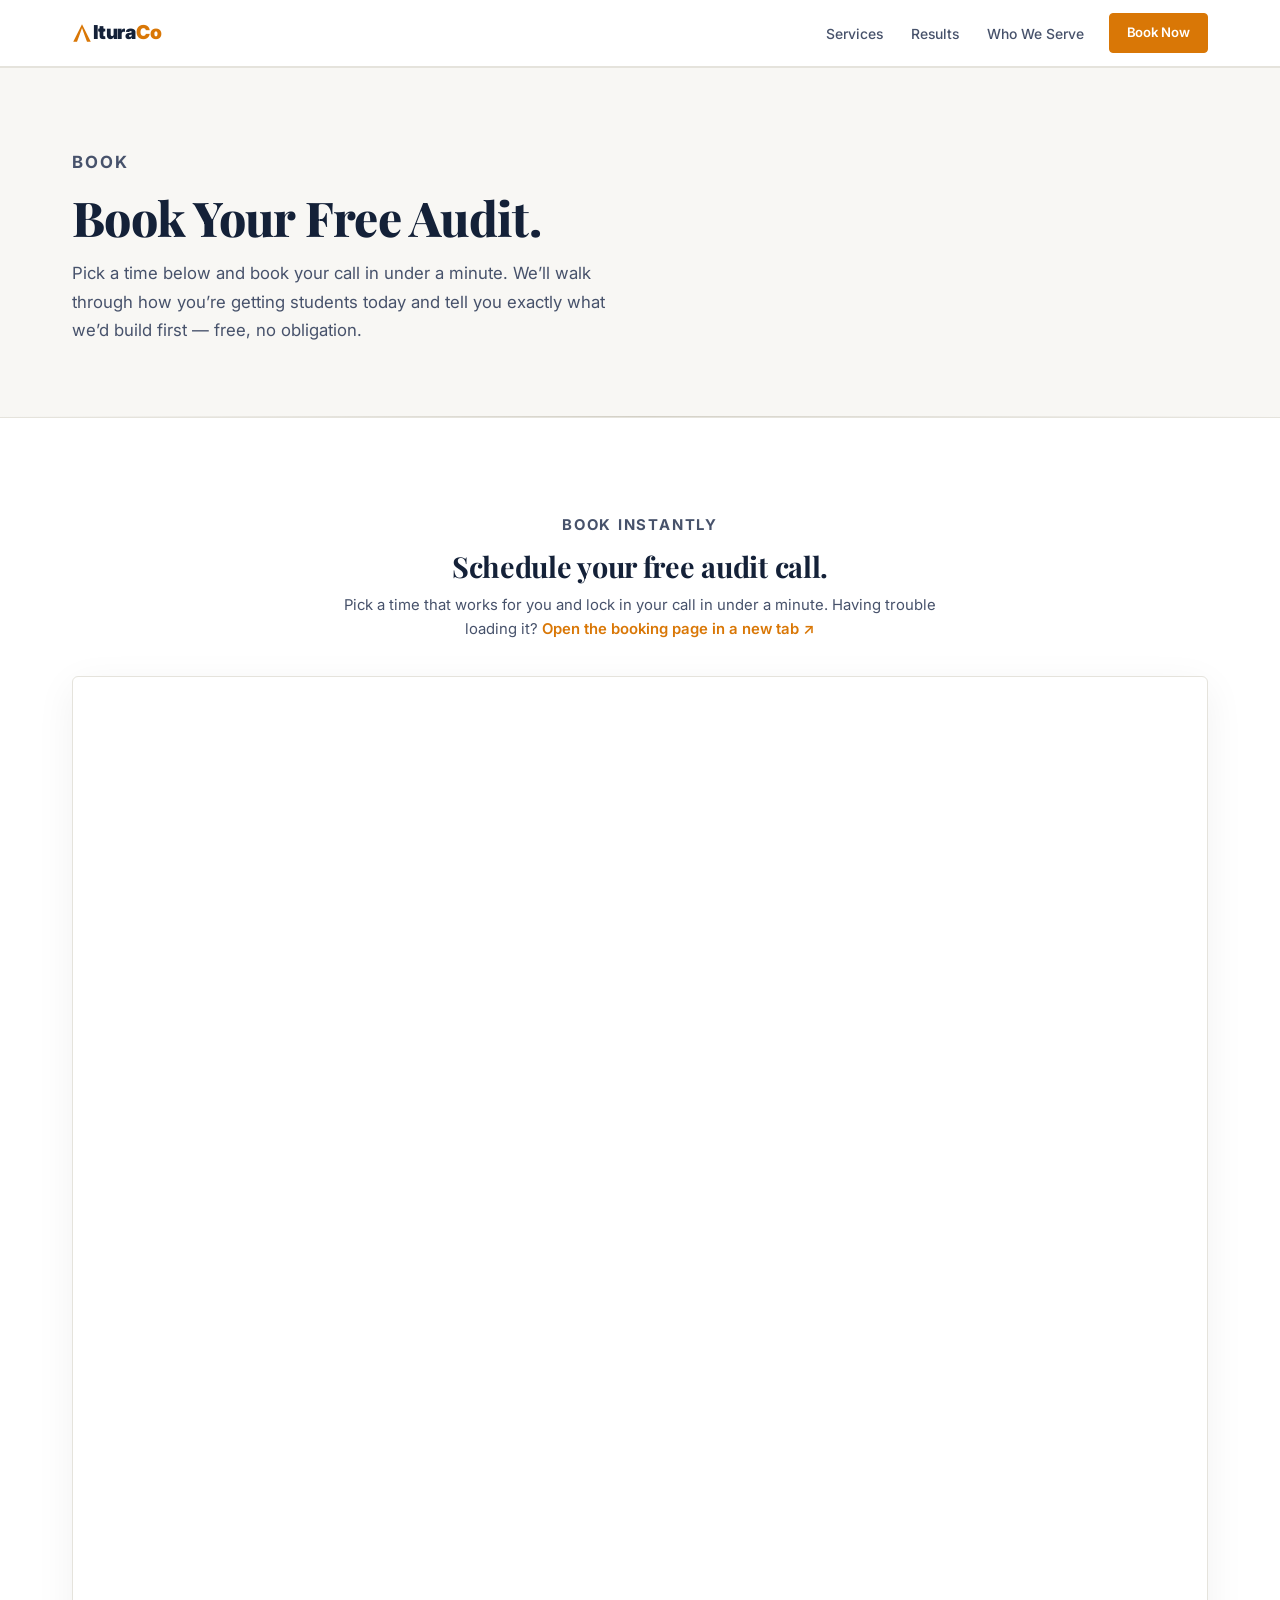
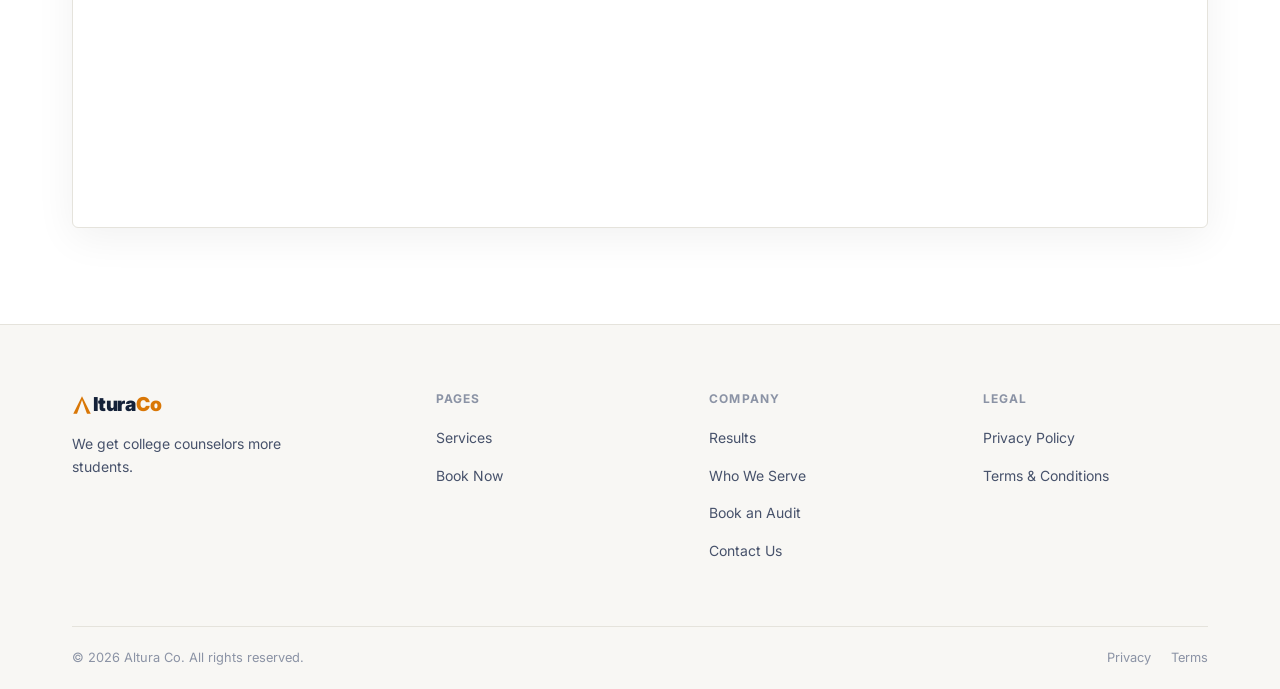
<file: contact.html>
﻿<!DOCTYPE html>
<html lang="en">
<head>
  <meta charset="UTF-8">
  <meta name="viewport" content="width=device-width, initial-scale=1.0">
  <title>Book &mdash; Altura Co</title>
  <meta name="description" content="Book a free audit with Altura Co. Tell us about your college counseling business and we&rsquo;ll review how you&rsquo;re currently acquiring students.">
  <link rel="preconnect" href="https://fonts.googleapis.com">
  <link rel="preconnect" href="https://fonts.gstatic.com" crossorigin>
  <link href="https://fonts.googleapis.com/css2?family=Inter:wght@400;500;600;700;800&family=Playfair+Display:ital,wght@0,600;0,700;0,800;0,900;1,600;1,700&display=swap" rel="stylesheet">
  <link rel="stylesheet" href="style.css">
  <style>
    /* Booking funnel embed */
    .booking-embed__head { text-align: center; max-width: 620px; margin: 0 auto 34px; }
    .booking-embed__head h2 { font-size: 1.8rem; margin-bottom: 10px; }
    .booking-embed__head p { color: var(--dt-mid); font-size: .93rem; line-height: 1.6; }
    .booking-embed__head a { color: var(--green); font-weight: 600; }
    .booking-embed__head a:hover { text-decoration: underline; }
    .booking-embed__frame {
      width: 100%;
      border: 1px solid var(--dborder);
      border-radius: var(--r);
      overflow: hidden;
      background: #fff;
      box-shadow: 0 10px 40px rgba(0,0,0,.06);
    }
    .booking-embed__frame iframe {
      display: block;
      width: 100%;
      height: 1150px;
      border: 0;
    }
    @media (max-width: 768px) {
      .booking-embed__frame iframe { height: 1500px; }
    }
  </style>
</head>
<body>

  <!-- NAV -->
  <nav class="nav nav--scrolled" id="nav">
    <div class="container nav__inner">
      <a href="index.html" class="nav__logo"><img src="logo.svg" alt="A" class="nav__logo-icon">ltura<span>Co</span></a>
      <button class="nav__toggle" id="navToggle" aria-label="Open menu">
        <span></span><span></span><span></span>
      </button>
      <ul class="nav__links" id="navLinks">
        <li><a href="services.html">Services</a></li>
        <li><a href="index.html#results">Results</a></li>
        <li><a href="index.html#who-we-serve">Who We Serve</a></li>
        <li><a href="contact.html" class="btn btn--primary btn--sm active">Book Now</a></li>
      </ul>
    </div>
  </nav>

  <!-- PAGE HERO -->
  <div class="page-hero">
    <div class="container">
      <p class="page-hero__eyebrow">Book</p>
      <h1>Book Your Free Audit.</h1>
      <p>Pick a time below and book your call in under a minute. We&rsquo;ll walk through how you&rsquo;re getting students today and tell you exactly what we&rsquo;d build first &mdash; free, no obligation.</p>
    </div>
  </div>

  <!-- BOOKING FUNNEL EMBED -->
  <section class="section booking-embed">
    <div class="container">
      <div class="booking-embed__head">
        <p class="section__eyebrow">Book Instantly</p>
        <h2>Schedule your free audit call.</h2>
        <p>Pick a time that works for you and lock in your call in under a minute. Having trouble loading it? <a href="https://book.alturaco.us/book" target="_blank" rel="noopener">Open the booking page in a new tab &#8599;</a></p>
      </div>
      <div class="booking-embed__frame">
        <iframe
          src="https://book.alturaco.us/book"
          title="Book a free audit with Altura Co"
          loading="lazy"
          allow="payment; microphone; camera; geolocation"
          referrerpolicy="no-referrer-when-downgrade"></iframe>
      </div>
    </div>
  </section>


  <!-- FOOTER -->
  <footer class="footer">
    <div class="container">
      <div class="footer__inner">
        <div class="footer__brand">
          <a href="index.html" class="nav__logo"><img src="logo.svg" alt="A" class="nav__logo-icon">ltura<span>Co</span></a>
          <p>We get college counselors more students.</p>
        </div>
        <div class="footer__col">
          <h5>Pages</h5>
          <ul>
            <li><a href="services.html">Services</a></li>
            <li><a href="contact.html">Book Now</a></li>
          </ul>
        </div>
        <div class="footer__col">
          <h5>Company</h5>
          <ul>
            <li><a href="index.html#results">Results</a></li>
        <li><a href="index.html#who-we-serve">Who We Serve</a></li>
            <li><a href="contact.html">Book an Audit</a></li>
            <li><a href="mailto:alturaco.us@gmail.com">Contact Us</a></li>
          </ul>
        </div>
        <div class="footer__col">
          <h5>Legal</h5>
          <ul>
            <li><a href="privacy-policy.html">Privacy Policy</a></li>
            <li><a href="terms.html">Terms &amp; Conditions</a></li>
          </ul>
        </div>
      </div>
      <div class="footer__bottom">
        <p>&copy; 2026 Altura Co. All rights reserved.</p>
        <div class="footer__legal">
          <a href="privacy-policy.html">Privacy</a>
          <a href="terms.html">Terms</a>
        </div>
      </div>
    </div>
  </footer>

  <script>
    const toggle = document.getElementById('navToggle');
    const links  = document.getElementById('navLinks');
    toggle.addEventListener('click', () => {
      const open = links.classList.toggle('nav__links--open');
      toggle.classList.toggle('nav__toggle--open', open);
      document.body.style.overflow = open ? 'hidden' : '';
    });
    links.querySelectorAll('a').forEach(a => a.addEventListener('click', () => {
      links.classList.remove('nav__links--open');
      toggle.classList.remove('nav__toggle--open');
      document.body.style.overflow = '';
    }));
    (function () {
      const obs = new IntersectionObserver(entries => {
        entries.forEach(e => { if (e.isIntersecting) e.target.classList.add('is-visible'); });
      }, { threshold: 0.08, rootMargin: '0px 0px -48px 0px' });
      document.querySelectorAll('.section__header, .guarantee-box, .process-step').forEach(el => {
        el.classList.add('reveal');
        obs.observe(el);
      });
    })();
  </script>

</body>
</html>
</file>
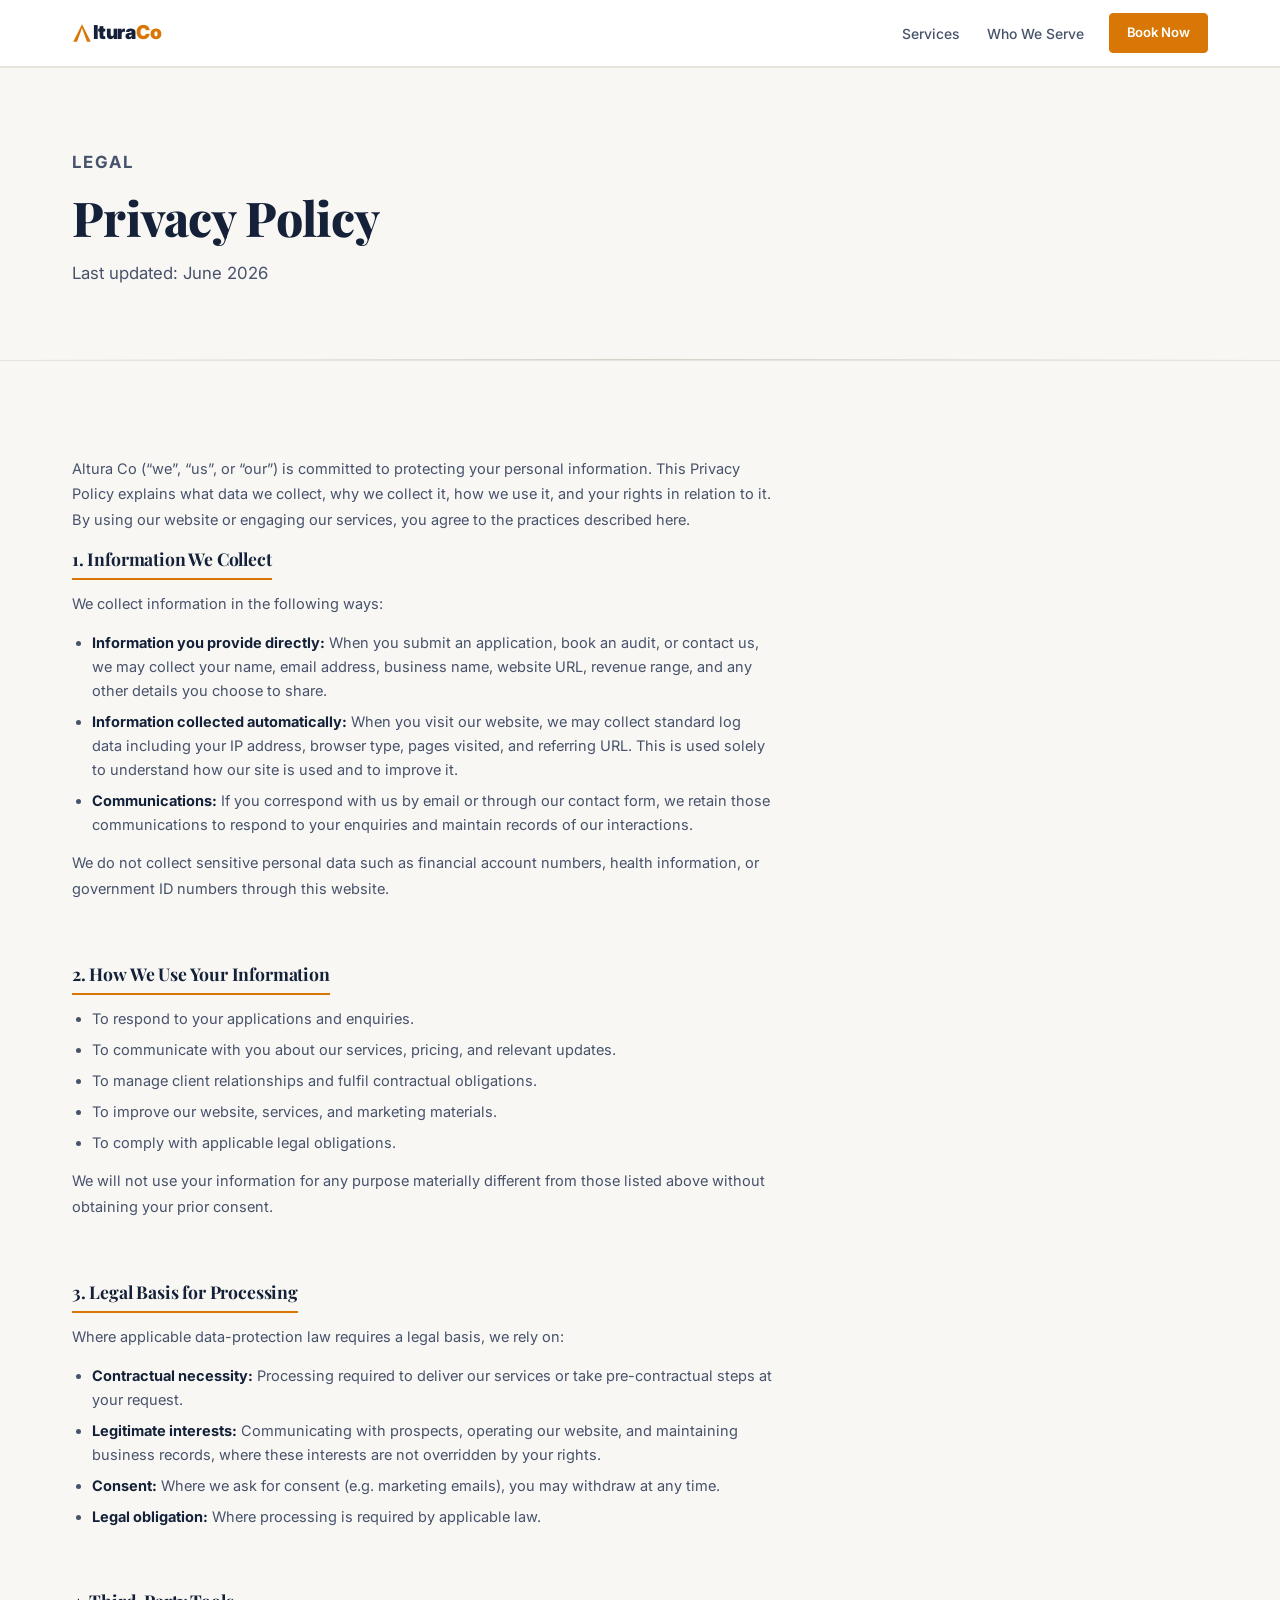
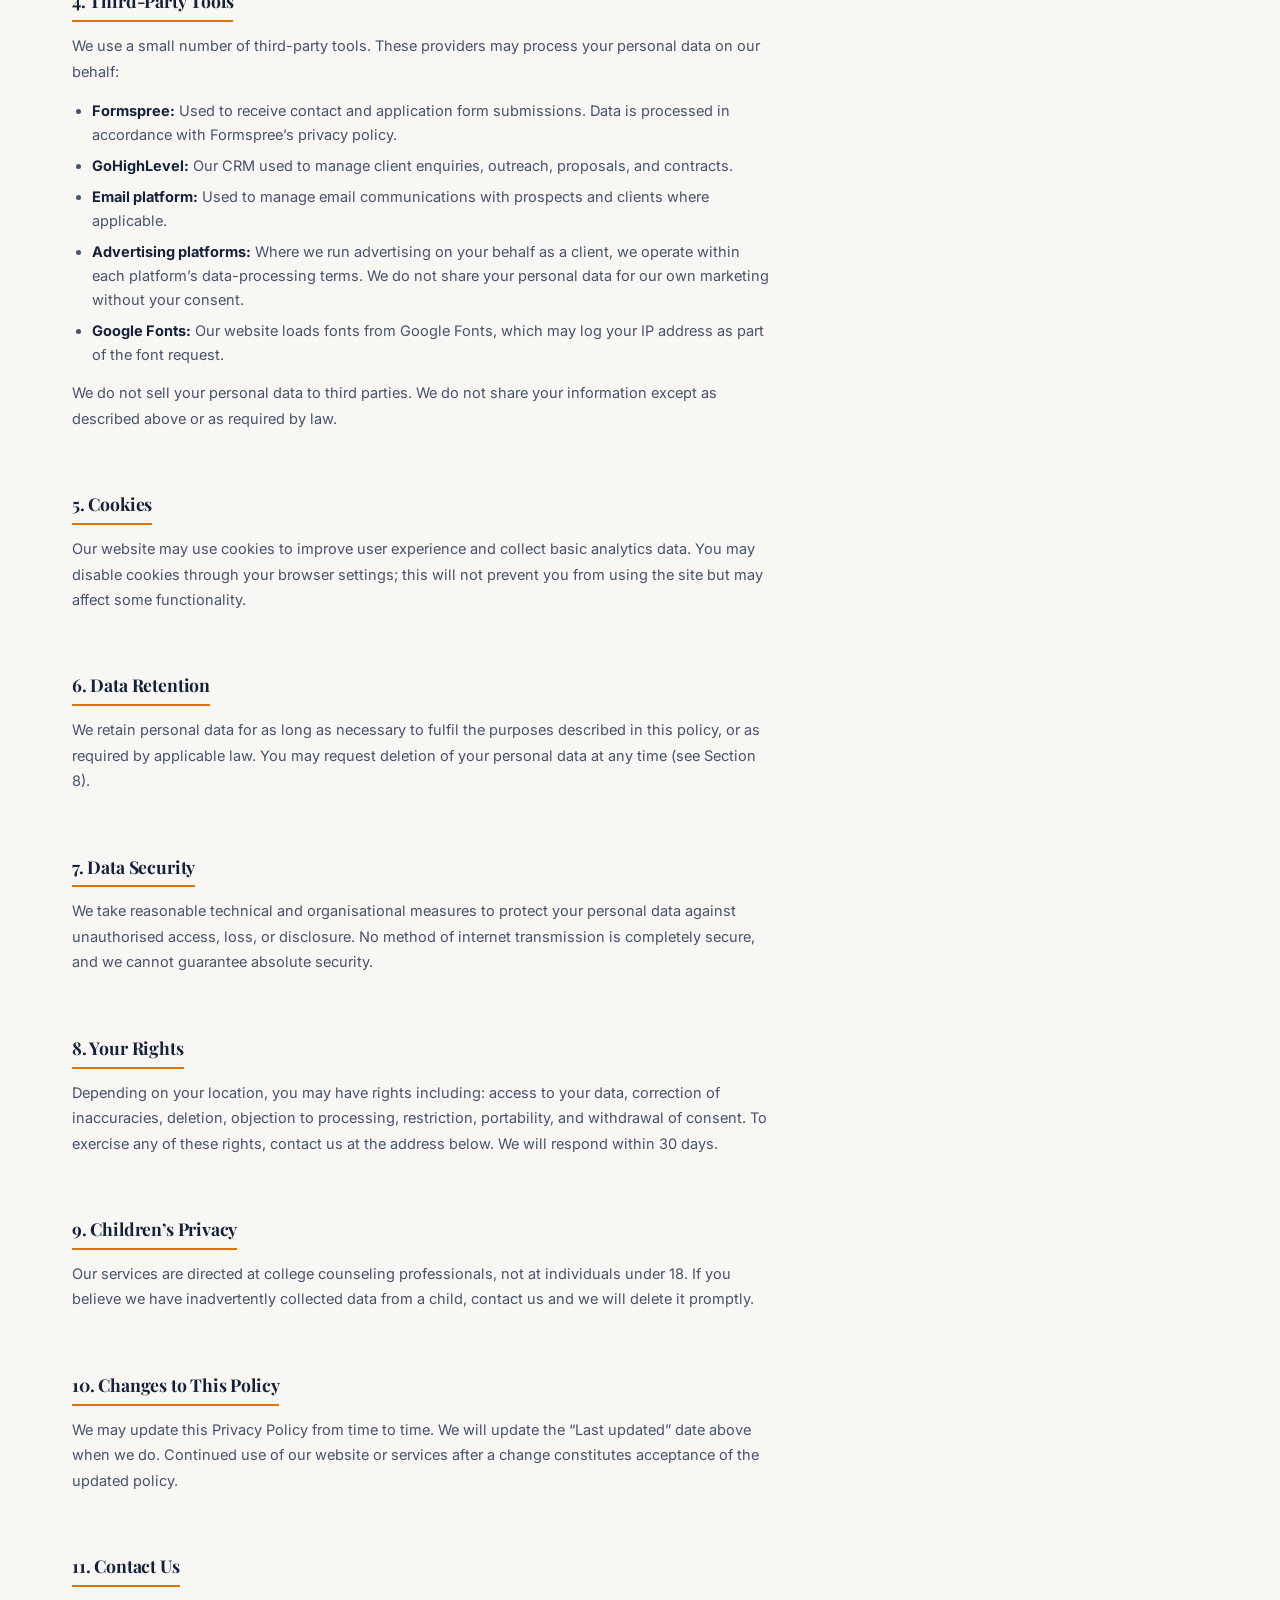
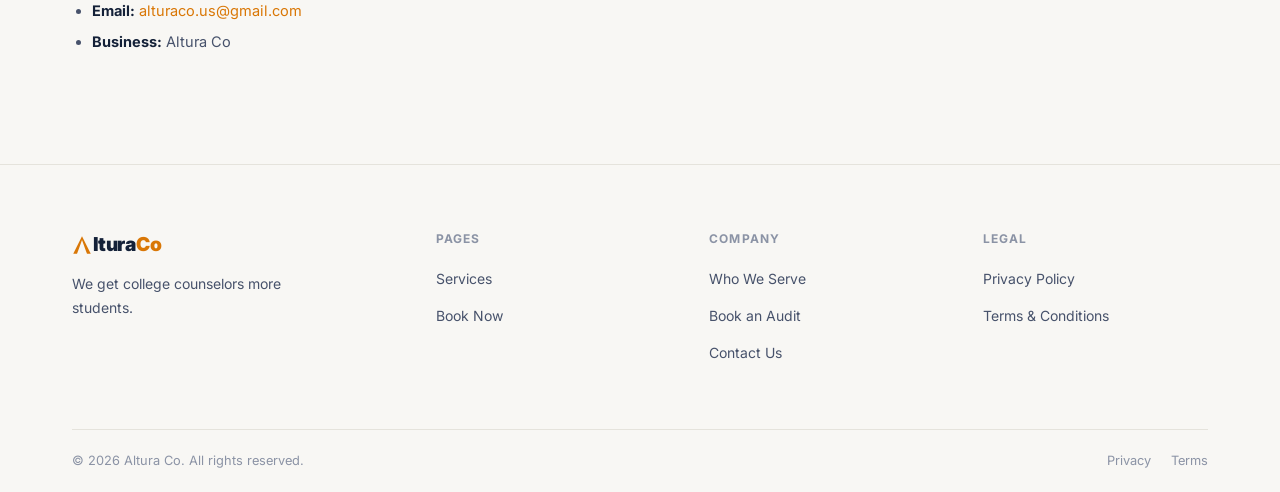
<file: privacy-policy.html>
﻿<!DOCTYPE html>
<html lang="en">
<head>
  <meta charset="UTF-8">
  <meta name="viewport" content="width=device-width, initial-scale=1.0">
  <title>Privacy Policy &mdash; Altura Co</title>
  <meta name="description" content="Privacy Policy for Altura Co.">
  <link rel="preconnect" href="https://fonts.googleapis.com">
  <link rel="preconnect" href="https://fonts.gstatic.com" crossorigin>
  <link href="https://fonts.googleapis.com/css2?family=Inter:wght@400;500;600;700;800&family=Playfair+Display:ital,wght@0,600;0,700;0,800;0,900;1,600;1,700&display=swap" rel="stylesheet">
  <link rel="stylesheet" href="style.css">
</head>
<body>

  <nav class="nav nav--scrolled" id="nav">
    <div class="container nav__inner">
      <a href="index.html" class="nav__logo"><img src="logo.svg" alt="A" class="nav__logo-icon">ltura<span>Co</span></a>
      <button class="nav__toggle" id="navToggle" aria-label="Open menu">
        <span></span><span></span><span></span>
      </button>
      <ul class="nav__links" id="navLinks">
        <li><a href="services.html">Services</a></li>
        <li><a href="index.html#who-we-serve">Who We Serve</a></li>
        <li><a href="contact.html" class="btn btn--primary btn--sm">Book Now</a></li>
      </ul>
    </div>
  </nav>

  <div class="page-hero">
    <div class="container">
      <p class="page-hero__eyebrow">Legal</p>
      <h1>Privacy Policy</h1>
      <p class="legal__date">Last updated: June 2026</p>
    </div>
  </div>

  <section class="section section--dark">
    <div class="container">
      <div class="legal-content">

        <p>Altura Co (&ldquo;we&rdquo;, &ldquo;us&rdquo;, or &ldquo;our&rdquo;) is committed to protecting your personal information. This Privacy Policy explains what data we collect, why we collect it, how we use it, and your rights in relation to it. By using our website or engaging our services, you agree to the practices described here.</p>

        <h2>1. Information We Collect</h2>
        <p>We collect information in the following ways:</p>
        <ul>
          <li><strong>Information you provide directly:</strong> When you submit an application, book an audit, or contact us, we may collect your name, email address, business name, website URL, revenue range, and any other details you choose to share.</li>
          <li><strong>Information collected automatically:</strong> When you visit our website, we may collect standard log data including your IP address, browser type, pages visited, and referring URL. This is used solely to understand how our site is used and to improve it.</li>
          <li><strong>Communications:</strong> If you correspond with us by email or through our contact form, we retain those communications to respond to your enquiries and maintain records of our interactions.</li>
        </ul>
        <p>We do not collect sensitive personal data such as financial account numbers, health information, or government ID numbers through this website.</p>

        <h2>2. How We Use Your Information</h2>
        <ul>
          <li>To respond to your applications and enquiries.</li>
          <li>To communicate with you about our services, pricing, and relevant updates.</li>
          <li>To manage client relationships and fulfil contractual obligations.</li>
          <li>To improve our website, services, and marketing materials.</li>
          <li>To comply with applicable legal obligations.</li>
        </ul>
        <p>We will not use your information for any purpose materially different from those listed above without obtaining your prior consent.</p>

        <h2>3. Legal Basis for Processing</h2>
        <p>Where applicable data-protection law requires a legal basis, we rely on:</p>
        <ul>
          <li><strong>Contractual necessity:</strong> Processing required to deliver our services or take pre-contractual steps at your request.</li>
          <li><strong>Legitimate interests:</strong> Communicating with prospects, operating our website, and maintaining business records, where these interests are not overridden by your rights.</li>
          <li><strong>Consent:</strong> Where we ask for consent (e.g. marketing emails), you may withdraw at any time.</li>
          <li><strong>Legal obligation:</strong> Where processing is required by applicable law.</li>
        </ul>

        <h2>4. Third-Party Tools</h2>
        <p>We use a small number of third-party tools. These providers may process your personal data on our behalf:</p>
        <ul>
          <li><strong>Formspree:</strong> Used to receive contact and application form submissions. Data is processed in accordance with Formspree&rsquo;s privacy policy.</li>
          <li><strong>GoHighLevel:</strong> Our CRM used to manage client enquiries, outreach, proposals, and contracts.</li>
          <li><strong>Email platform:</strong> Used to manage email communications with prospects and clients where applicable.</li>
          <li><strong>Advertising platforms:</strong> Where we run advertising on your behalf as a client, we operate within each platform&rsquo;s data-processing terms. We do not share your personal data for our own marketing without your consent.</li>
          <li><strong>Google Fonts:</strong> Our website loads fonts from Google Fonts, which may log your IP address as part of the font request.</li>
        </ul>
        <p>We do not sell your personal data to third parties. We do not share your information except as described above or as required by law.</p>

        <h2>5. Cookies</h2>
        <p>Our website may use cookies to improve user experience and collect basic analytics data. You may disable cookies through your browser settings; this will not prevent you from using the site but may affect some functionality.</p>

        <h2>6. Data Retention</h2>
        <p>We retain personal data for as long as necessary to fulfil the purposes described in this policy, or as required by applicable law. You may request deletion of your personal data at any time (see Section 8).</p>

        <h2>7. Data Security</h2>
        <p>We take reasonable technical and organisational measures to protect your personal data against unauthorised access, loss, or disclosure. No method of internet transmission is completely secure, and we cannot guarantee absolute security.</p>

        <h2>8. Your Rights</h2>
        <p>Depending on your location, you may have rights including: access to your data, correction of inaccuracies, deletion, objection to processing, restriction, portability, and withdrawal of consent. To exercise any of these rights, contact us at the address below. We will respond within 30 days.</p>

        <h2>9. Children&rsquo;s Privacy</h2>
        <p>Our services are directed at college counseling professionals, not at individuals under 18. If you believe we have inadvertently collected data from a child, contact us and we will delete it promptly.</p>

        <h2>10. Changes to This Policy</h2>
        <p>We may update this Privacy Policy from time to time. We will update the &ldquo;Last updated&rdquo; date above when we do. Continued use of our website or services after a change constitutes acceptance of the updated policy.</p>

        <h2>11. Contact Us</h2>
        <ul>
          <li><strong>Email:</strong> <a href="mailto:alturaco.us@gmail.com">alturaco.us@gmail.com</a></li>
          <li><strong>Business:</strong> Altura Co</li>
        </ul>

      </div>
    </div>
  </section>

  <footer class="footer">
    <div class="container">
      <div class="footer__inner">
        <div class="footer__brand">
          <a href="index.html" class="nav__logo"><img src="logo.svg" alt="A" class="nav__logo-icon">ltura<span>Co</span></a>
          <p>We get college counselors more students.</p>
        </div>
        <div class="footer__col">
          <h5>Pages</h5>
          <ul>
            <li><a href="services.html">Services</a></li>
            <li><a href="contact.html">Book Now</a></li>
          </ul>
        </div>
        <div class="footer__col">
          <h5>Company</h5>
          <ul>
            <li><a href="index.html#who-we-serve">Who We Serve</a></li>
            <li><a href="contact.html">Book an Audit</a></li>
            <li><a href="mailto:alturaco.us@gmail.com">Contact Us</a></li>
          </ul>
        </div>
        <div class="footer__col">
          <h5>Legal</h5>
          <ul>
            <li><a href="privacy-policy.html">Privacy Policy</a></li>
            <li><a href="terms.html">Terms &amp; Conditions</a></li>
          </ul>
        </div>
      </div>
      <div class="footer__bottom">
        <p>&copy; 2026 Altura Co. All rights reserved.</p>
        <div class="footer__legal">
          <a href="privacy-policy.html">Privacy</a>
          <a href="terms.html">Terms</a>
        </div>
      </div>
    </div>
  </footer>

  <script>
    const toggle = document.getElementById('navToggle');
    const links  = document.getElementById('navLinks');
    toggle.addEventListener('click', () => {
      const open = links.classList.toggle('nav__links--open');
      toggle.classList.toggle('nav__toggle--open', open);
      document.body.style.overflow = open ? 'hidden' : '';
    });
    links.querySelectorAll('a').forEach(a => a.addEventListener('click', () => {
      links.classList.remove('nav__links--open');
      toggle.classList.remove('nav__toggle--open');
      document.body.style.overflow = '';
    }));
  </script>

</body>
</html>
</file>
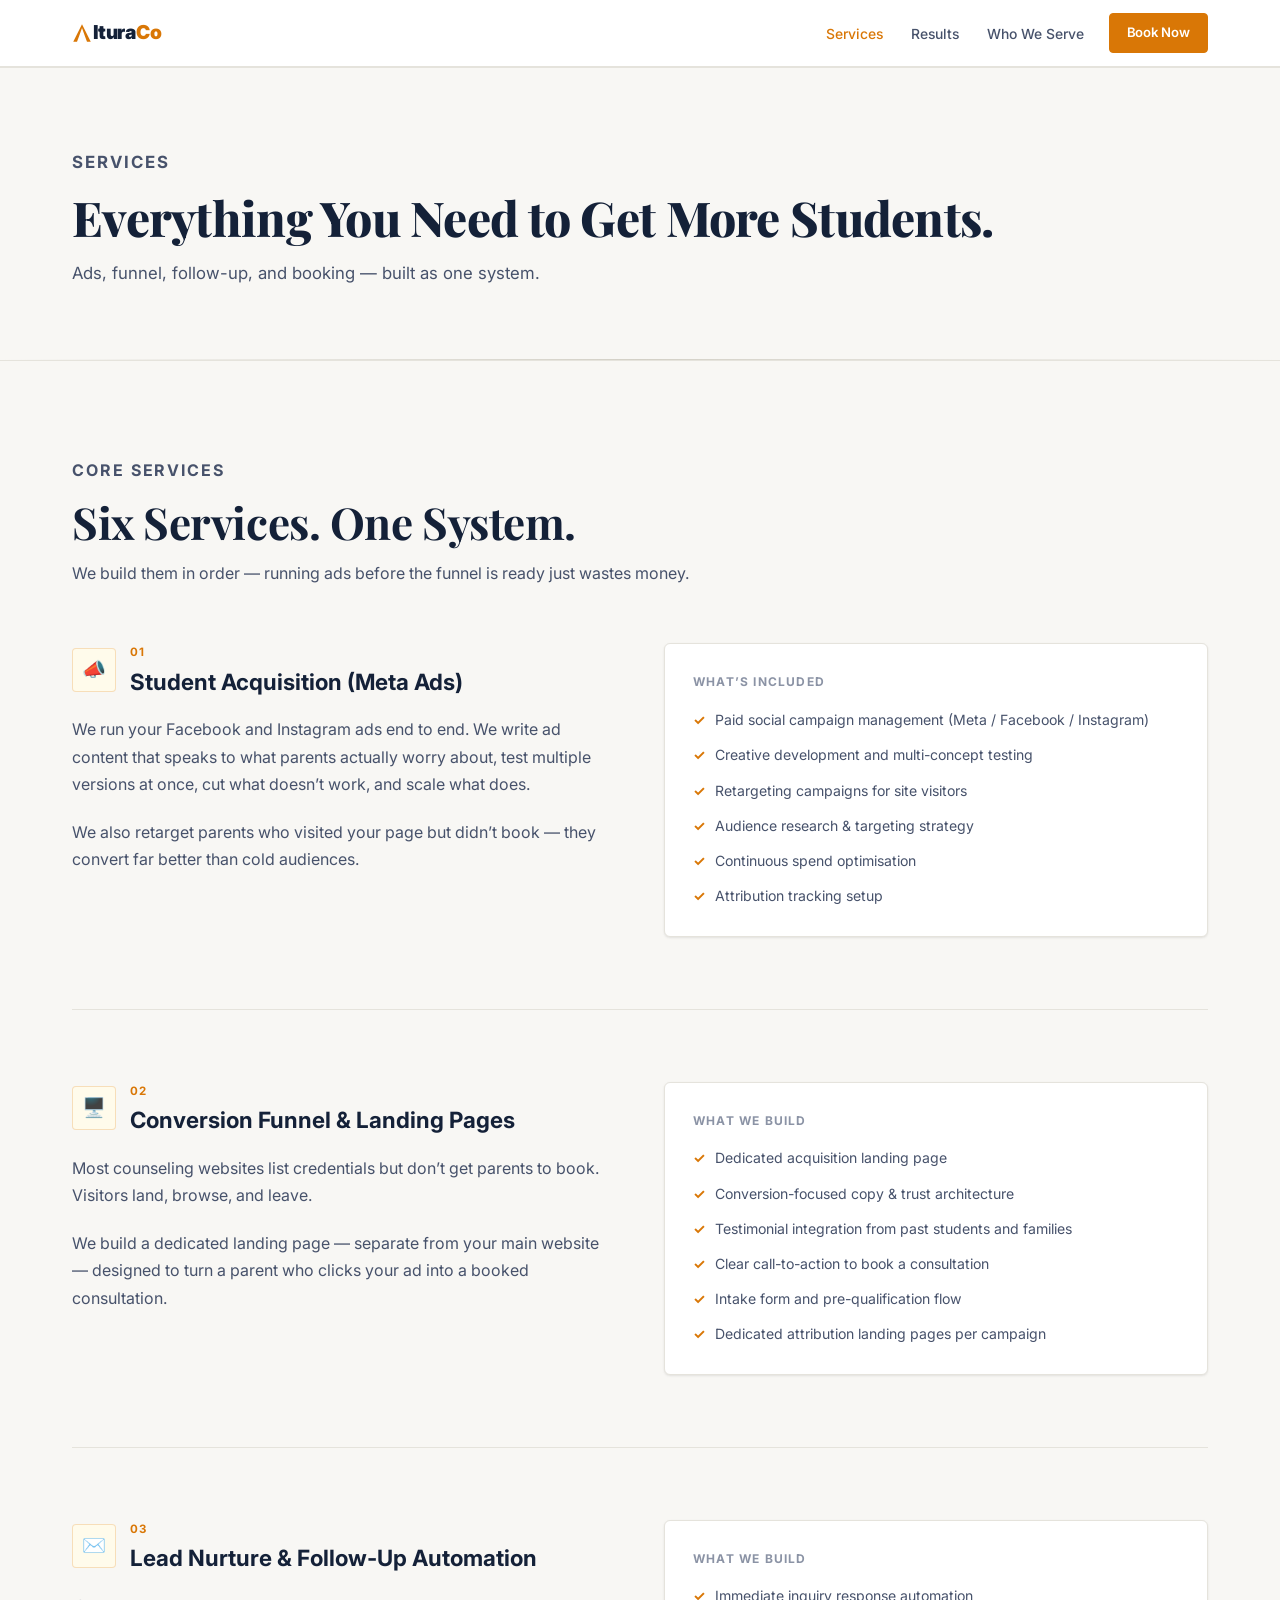
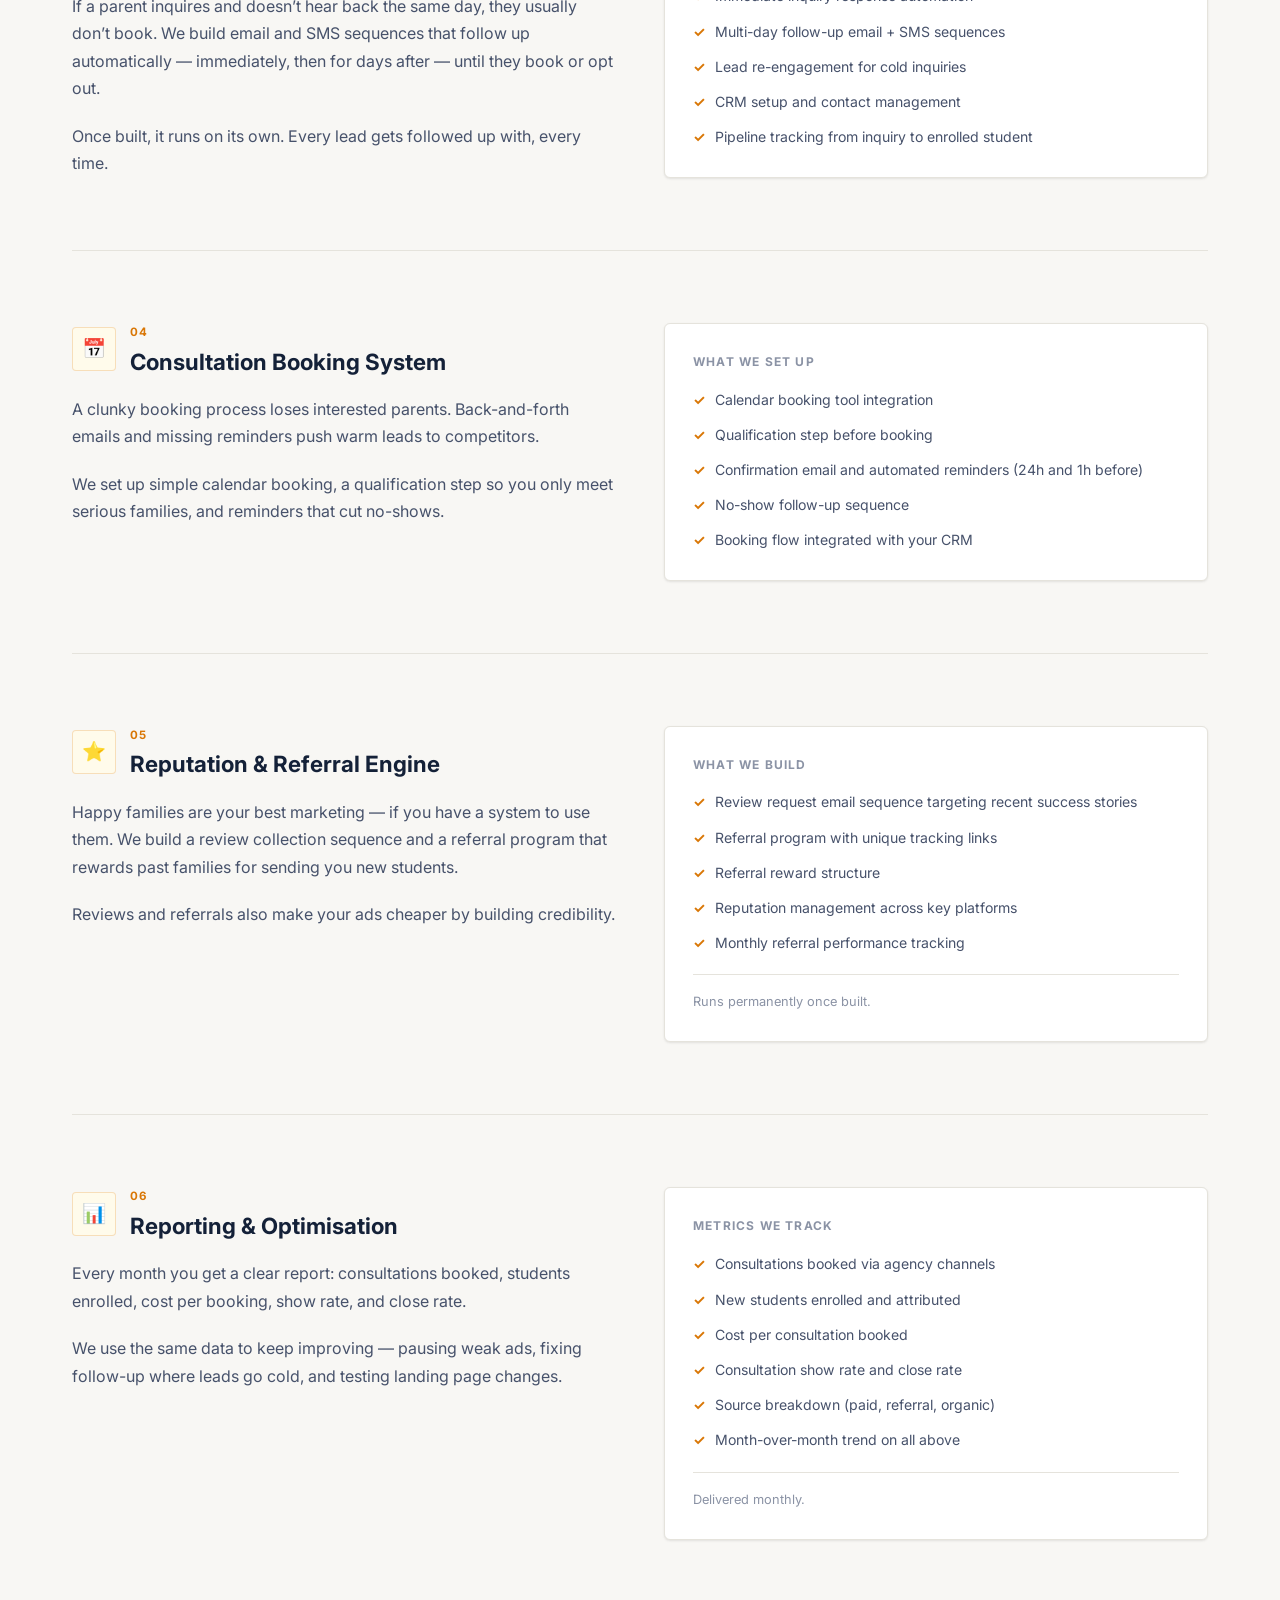
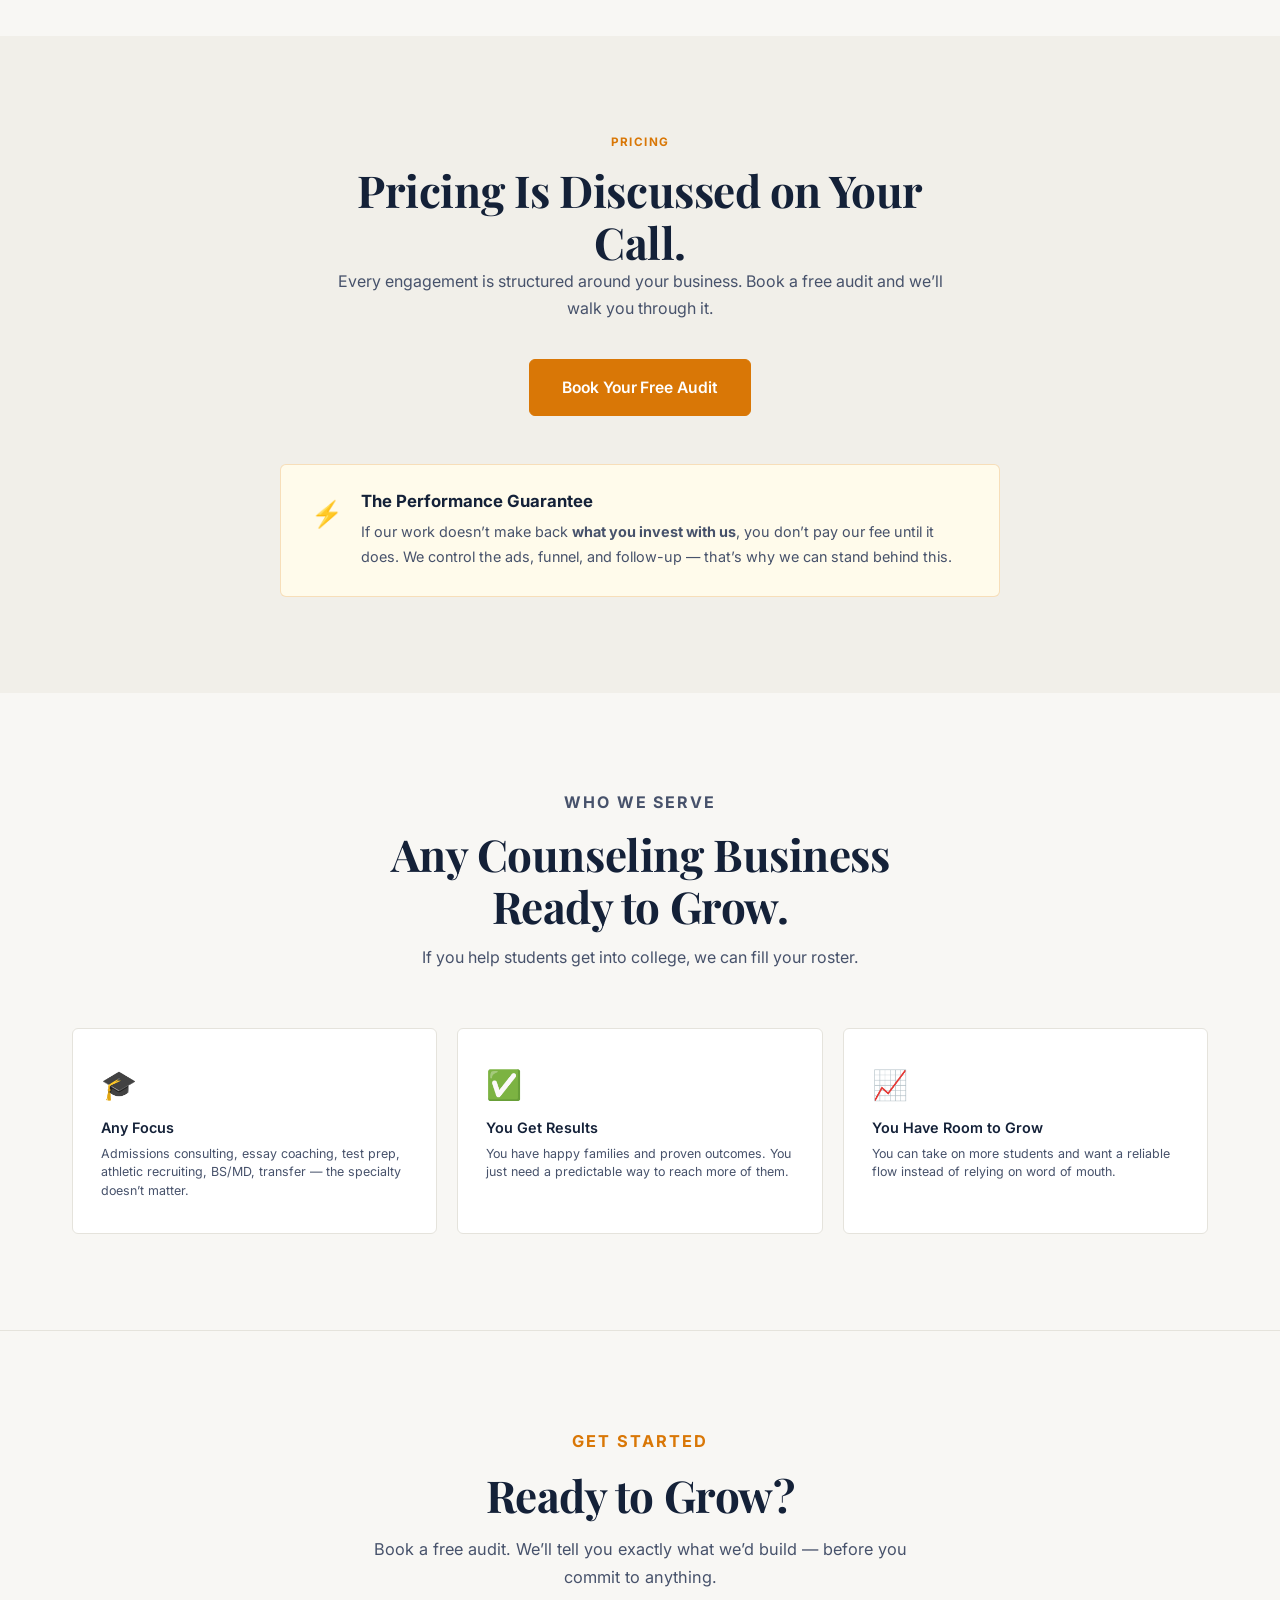
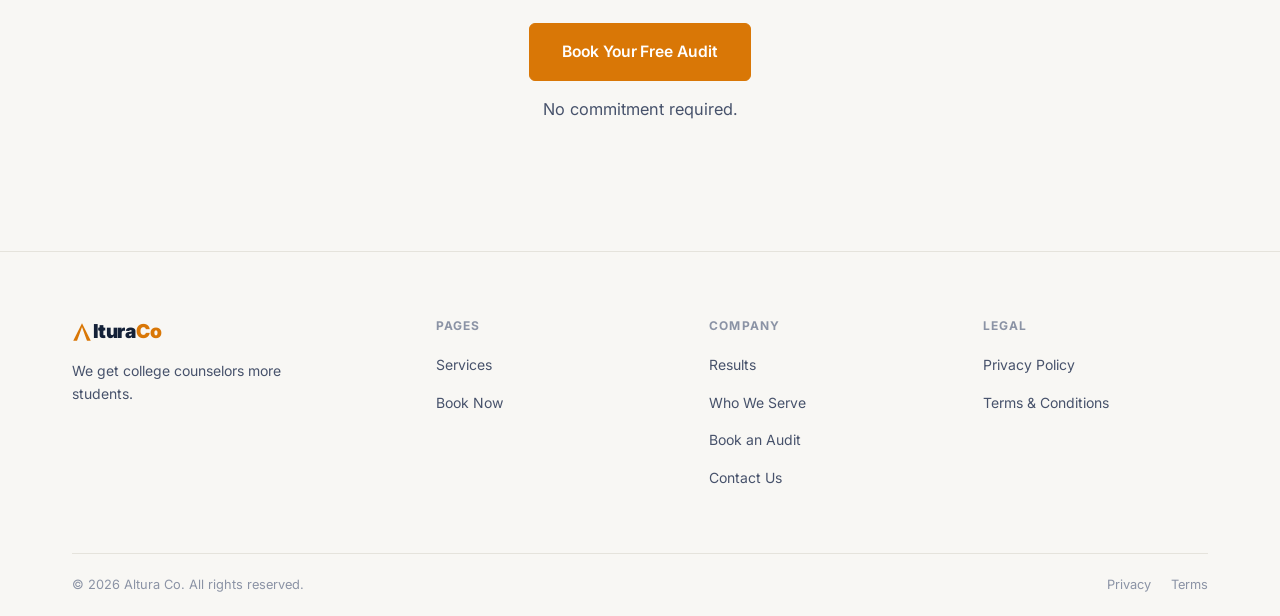
<file: services.html>
﻿<!DOCTYPE html>
<html lang="en">
<head>
  <meta charset="UTF-8">
  <meta name="viewport" content="width=device-width, initial-scale=1.0">
  <title>Services &mdash; Altura Co</title>
  <meta name="description" content="The full set of student acquisition services Altura Co offers for college counseling businesses &mdash; from Meta Ads and conversion funnels to lead nurture, booking systems, and monthly reporting.">
  <link rel="preconnect" href="https://fonts.googleapis.com">
  <link rel="preconnect" href="https://fonts.gstatic.com" crossorigin>
  <link href="https://fonts.googleapis.com/css2?family=Inter:wght@400;500;600;700;800&family=Playfair+Display:ital,wght@0,600;0,700;0,800;0,900;1,600;1,700&display=swap" rel="stylesheet">
  <link rel="stylesheet" href="style.css">
</head>
<body>

  <!-- NAV -->
  <nav class="nav nav--scrolled" id="nav">
    <div class="container nav__inner">
      <a href="index.html" class="nav__logo"><img src="logo.svg" alt="A" class="nav__logo-icon">ltura<span>Co</span></a>
      <button class="nav__toggle" id="navToggle" aria-label="Open menu">
        <span></span><span></span><span></span>
      </button>
      <ul class="nav__links" id="navLinks">
        <li><a href="services.html" class="active">Services</a></li>
        <li><a href="index.html#results">Results</a></li>
        <li><a href="index.html#who-we-serve">Who We Serve</a></li>
        <li><a href="contact.html" class="btn btn--primary btn--sm">Book Now</a></li>
      </ul>
    </div>
  </nav>

  <!-- PAGE HERO -->
  <div class="page-hero">
    <div class="container">
      <p class="page-hero__eyebrow">Services</p>
      <h1>Everything You Need to Get More Students.</h1>
      <p>Ads, funnel, follow-up, and booking &mdash; built as one system.</p>
    </div>
  </div>

  <!-- SERVICES DETAIL -->
  <section class="section section--dark">
    <div class="container">
      <div class="section__header">
        <p class="section__eyebrow">Core Services</p>
        <h2>Six Services. One System.</h2>
        <p>We build them in order &mdash; running ads before the funnel is ready just wastes money.</p>
      </div>

      <!-- Service 1 -->
      <div style="display:grid; grid-template-columns:1fr 1fr; gap:48px; align-items:start; margin-bottom:72px; padding-bottom:72px; border-bottom:1px solid var(--border);">
        <div>
          <div style="display:flex; align-items:center; gap:14px; margin-bottom:20px;">
            <div class="service-card__icon" style="margin:0;">&#x1F4E3;</div>
            <div>
              <p style="font-size:.72rem; font-weight:700; text-transform:uppercase; letter-spacing:.1em; color:var(--green); margin-bottom:4px;">01</p>
              <h3 style="font-size:1.4rem;">Student Acquisition (Meta Ads)</h3>
            </div>
          </div>
          <p style="color:var(--dt-mid); margin-bottom:20px;">We run your Facebook and Instagram ads end to end. We write ad content that speaks to what parents actually worry about, test multiple versions at once, cut what doesn&rsquo;t work, and scale what does.</p>
          <p style="color:var(--dt-mid);">We also retarget parents who visited your page but didn&rsquo;t book &mdash; they convert far better than cold audiences.</p>
        </div>
        <div style="background:var(--dark-alt); border:1px solid var(--dborder); border-radius:var(--r); padding:28px;">
          <h5 style="color:var(--dt-muted); margin-bottom:16px;">What&rsquo;s Included</h5>
          <ul style="display:flex; flex-direction:column; gap:12px;">
            <li style="display:flex; gap:10px; font-size:.88rem; color:var(--dt-mid);"><span class="check">&#10003;</span> Paid social campaign management (Meta / Facebook / Instagram)</li>
            <li style="display:flex; gap:10px; font-size:.88rem; color:var(--dt-mid);"><span class="check">&#10003;</span> Creative development and multi-concept testing</li>
            <li style="display:flex; gap:10px; font-size:.88rem; color:var(--dt-mid);"><span class="check">&#10003;</span> Retargeting campaigns for site visitors</li>
            <li style="display:flex; gap:10px; font-size:.88rem; color:var(--dt-mid);"><span class="check">&#10003;</span> Audience research &amp; targeting strategy</li>
            <li style="display:flex; gap:10px; font-size:.88rem; color:var(--dt-mid);"><span class="check">&#10003;</span> Continuous spend optimisation</li>
            <li style="display:flex; gap:10px; font-size:.88rem; color:var(--dt-mid);"><span class="check">&#10003;</span> Attribution tracking setup</li>
          </ul>
        </div>
      </div>

      <!-- Service 2 -->
      <div style="display:grid; grid-template-columns:1fr 1fr; gap:48px; align-items:start; margin-bottom:72px; padding-bottom:72px; border-bottom:1px solid var(--border);">
        <div>
          <div style="display:flex; align-items:center; gap:14px; margin-bottom:20px;">
            <div class="service-card__icon" style="margin:0;">&#x1F5A5;&#xFE0F;</div>
            <div>
              <p style="font-size:.72rem; font-weight:700; text-transform:uppercase; letter-spacing:.1em; color:var(--green); margin-bottom:4px;">02</p>
              <h3 style="font-size:1.4rem;">Conversion Funnel &amp; Landing Pages</h3>
            </div>
          </div>
          <p style="color:var(--dt-mid); margin-bottom:20px;">Most counseling websites list credentials but don&rsquo;t get parents to book. Visitors land, browse, and leave.</p>
          <p style="color:var(--dt-mid);">We build a dedicated landing page &mdash; separate from your main website &mdash; designed to turn a parent who clicks your ad into a booked consultation.</p>
        </div>
        <div style="background:var(--dark-alt); border:1px solid var(--dborder); border-radius:var(--r); padding:28px;">
          <h5 style="color:var(--dt-muted); margin-bottom:16px;">What We Build</h5>
          <ul style="display:flex; flex-direction:column; gap:12px;">
            <li style="display:flex; gap:10px; font-size:.88rem; color:var(--dt-mid);"><span class="check">&#10003;</span> Dedicated acquisition landing page</li>
            <li style="display:flex; gap:10px; font-size:.88rem; color:var(--dt-mid);"><span class="check">&#10003;</span> Conversion-focused copy &amp; trust architecture</li>
            <li style="display:flex; gap:10px; font-size:.88rem; color:var(--dt-mid);"><span class="check">&#10003;</span> Testimonial integration from past students and families</li>
            <li style="display:flex; gap:10px; font-size:.88rem; color:var(--dt-mid);"><span class="check">&#10003;</span> Clear call-to-action to book a consultation</li>
            <li style="display:flex; gap:10px; font-size:.88rem; color:var(--dt-mid);"><span class="check">&#10003;</span> Intake form and pre-qualification flow</li>
            <li style="display:flex; gap:10px; font-size:.88rem; color:var(--dt-mid);"><span class="check">&#10003;</span> Dedicated attribution landing pages per campaign</li>
          </ul>
        </div>
      </div>

      <!-- Service 3 -->
      <div style="display:grid; grid-template-columns:1fr 1fr; gap:48px; align-items:start; margin-bottom:72px; padding-bottom:72px; border-bottom:1px solid var(--border);">
        <div>
          <div style="display:flex; align-items:center; gap:14px; margin-bottom:20px;">
            <div class="service-card__icon" style="margin:0;">&#x2709;&#xFE0F;</div>
            <div>
              <p style="font-size:.72rem; font-weight:700; text-transform:uppercase; letter-spacing:.1em; color:var(--green); margin-bottom:4px;">03</p>
              <h3 style="font-size:1.4rem;">Lead Nurture &amp; Follow-Up Automation</h3>
            </div>
          </div>
          <p style="color:var(--dt-mid); margin-bottom:20px;">If a parent inquires and doesn&rsquo;t hear back the same day, they usually don&rsquo;t book. We build email and SMS sequences that follow up automatically &mdash; immediately, then for days after &mdash; until they book or opt out.</p>
          <p style="color:var(--dt-mid);">Once built, it runs on its own. Every lead gets followed up with, every time.</p>
        </div>
        <div style="background:var(--dark-alt); border:1px solid var(--dborder); border-radius:var(--r); padding:28px;">
          <h5 style="color:var(--dt-muted); margin-bottom:16px;">What We Build</h5>
          <ul style="display:flex; flex-direction:column; gap:12px;">
            <li style="display:flex; gap:10px; font-size:.88rem; color:var(--dt-mid);"><span class="check">&#10003;</span> Immediate inquiry response automation</li>
            <li style="display:flex; gap:10px; font-size:.88rem; color:var(--dt-mid);"><span class="check">&#10003;</span> Multi-day follow-up email + SMS sequences</li>
            <li style="display:flex; gap:10px; font-size:.88rem; color:var(--dt-mid);"><span class="check">&#10003;</span> Lead re-engagement for cold inquiries</li>
            <li style="display:flex; gap:10px; font-size:.88rem; color:var(--dt-mid);"><span class="check">&#10003;</span> CRM setup and contact management</li>
            <li style="display:flex; gap:10px; font-size:.88rem; color:var(--dt-mid);"><span class="check">&#10003;</span> Pipeline tracking from inquiry to enrolled student</li>
          </ul>
        </div>
      </div>

      <!-- Service 4 -->
      <div style="display:grid; grid-template-columns:1fr 1fr; gap:48px; align-items:start; margin-bottom:72px; padding-bottom:72px; border-bottom:1px solid var(--border);">
        <div>
          <div style="display:flex; align-items:center; gap:14px; margin-bottom:20px;">
            <div class="service-card__icon" style="margin:0;">&#x1F4C5;</div>
            <div>
              <p style="font-size:.72rem; font-weight:700; text-transform:uppercase; letter-spacing:.1em; color:var(--green); margin-bottom:4px;">04</p>
              <h3 style="font-size:1.4rem;">Consultation Booking System</h3>
            </div>
          </div>
          <p style="color:var(--dt-mid); margin-bottom:20px;">A clunky booking process loses interested parents. Back-and-forth emails and missing reminders push warm leads to competitors.</p>
          <p style="color:var(--dt-mid);">We set up simple calendar booking, a qualification step so you only meet serious families, and reminders that cut no-shows.</p>
        </div>
        <div style="background:var(--dark-alt); border:1px solid var(--dborder); border-radius:var(--r); padding:28px;">
          <h5 style="color:var(--dt-muted); margin-bottom:16px;">What We Set Up</h5>
          <ul style="display:flex; flex-direction:column; gap:12px;">
            <li style="display:flex; gap:10px; font-size:.88rem; color:var(--dt-mid);"><span class="check">&#10003;</span> Calendar booking tool integration</li>
            <li style="display:flex; gap:10px; font-size:.88rem; color:var(--dt-mid);"><span class="check">&#10003;</span> Qualification step before booking</li>
            <li style="display:flex; gap:10px; font-size:.88rem; color:var(--dt-mid);"><span class="check">&#10003;</span> Confirmation email and automated reminders (24h and 1h before)</li>
            <li style="display:flex; gap:10px; font-size:.88rem; color:var(--dt-mid);"><span class="check">&#10003;</span> No-show follow-up sequence</li>
            <li style="display:flex; gap:10px; font-size:.88rem; color:var(--dt-mid);"><span class="check">&#10003;</span> Booking flow integrated with your CRM</li>
          </ul>
        </div>
      </div>

      <!-- Service 5 -->
      <div style="display:grid; grid-template-columns:1fr 1fr; gap:48px; align-items:start; margin-bottom:72px; padding-bottom:72px; border-bottom:1px solid var(--border);">
        <div>
          <div style="display:flex; align-items:center; gap:14px; margin-bottom:20px;">
            <div class="service-card__icon" style="margin:0;">&#x2B50;</div>
            <div>
              <p style="font-size:.72rem; font-weight:700; text-transform:uppercase; letter-spacing:.1em; color:var(--green); margin-bottom:4px;">05</p>
              <h3 style="font-size:1.4rem;">Reputation &amp; Referral Engine</h3>
            </div>
          </div>
          <p style="color:var(--dt-mid); margin-bottom:20px;">Happy families are your best marketing &mdash; if you have a system to use them. We build a review collection sequence and a referral program that rewards past families for sending you new students.</p>
          <p style="color:var(--dt-mid);">Reviews and referrals also make your ads cheaper by building credibility.</p>
        </div>
        <div style="background:var(--dark-alt); border:1px solid var(--dborder); border-radius:var(--r); padding:28px;">
          <h5 style="color:var(--dt-muted); margin-bottom:16px;">What We Build</h5>
          <ul style="display:flex; flex-direction:column; gap:12px;">
            <li style="display:flex; gap:10px; font-size:.88rem; color:var(--dt-mid);"><span class="check">&#10003;</span> Review request email sequence targeting recent success stories</li>
            <li style="display:flex; gap:10px; font-size:.88rem; color:var(--dt-mid);"><span class="check">&#10003;</span> Referral program with unique tracking links</li>
            <li style="display:flex; gap:10px; font-size:.88rem; color:var(--dt-mid);"><span class="check">&#10003;</span> Referral reward structure</li>
            <li style="display:flex; gap:10px; font-size:.88rem; color:var(--dt-mid);"><span class="check">&#10003;</span> Reputation management across key platforms</li>
            <li style="display:flex; gap:10px; font-size:.88rem; color:var(--dt-mid);"><span class="check">&#10003;</span> Monthly referral performance tracking</li>
          </ul>
          <p style="font-size:.8rem; color:var(--dt-muted); margin-top:20px; padding-top:16px; border-top:1px solid var(--border);">Runs permanently once built.</p>
        </div>
      </div>

      <!-- Service 6 -->
      <div style="display:grid; grid-template-columns:1fr 1fr; gap:48px; align-items:start;">
        <div>
          <div style="display:flex; align-items:center; gap:14px; margin-bottom:20px;">
            <div class="service-card__icon" style="margin:0;">&#x1F4CA;</div>
            <div>
              <p style="font-size:.72rem; font-weight:700; text-transform:uppercase; letter-spacing:.1em; color:var(--green); margin-bottom:4px;">06</p>
              <h3 style="font-size:1.4rem;">Reporting &amp; Optimisation</h3>
            </div>
          </div>
          <p style="color:var(--dt-mid); margin-bottom:20px;">Every month you get a clear report: consultations booked, students enrolled, cost per booking, show rate, and close rate.</p>
          <p style="color:var(--dt-mid);">We use the same data to keep improving &mdash; pausing weak ads, fixing follow-up where leads go cold, and testing landing page changes.</p>
        </div>
        <div style="background:var(--dark-alt); border:1px solid var(--dborder); border-radius:var(--r); padding:28px;">
          <h5 style="color:var(--dt-muted); margin-bottom:16px;">Metrics We Track</h5>
          <ul style="display:flex; flex-direction:column; gap:12px;">
            <li style="display:flex; gap:10px; font-size:.88rem; color:var(--dt-mid);"><span class="check">&#10003;</span> Consultations booked via agency channels</li>
            <li style="display:flex; gap:10px; font-size:.88rem; color:var(--dt-mid);"><span class="check">&#10003;</span> New students enrolled and attributed</li>
            <li style="display:flex; gap:10px; font-size:.88rem; color:var(--dt-mid);"><span class="check">&#10003;</span> Cost per consultation booked</li>
            <li style="display:flex; gap:10px; font-size:.88rem; color:var(--dt-mid);"><span class="check">&#10003;</span> Consultation show rate and close rate</li>
            <li style="display:flex; gap:10px; font-size:.88rem; color:var(--dt-mid);"><span class="check">&#10003;</span> Source breakdown (paid, referral, organic)</li>
            <li style="display:flex; gap:10px; font-size:.88rem; color:var(--dt-mid);"><span class="check">&#10003;</span> Month-over-month trend on all above</li>
          </ul>
          <p style="font-size:.8rem; color:var(--dt-muted); margin-top:20px; padding-top:16px; border-top:1px solid var(--border);">Delivered monthly.</p>
        </div>
      </div>
    </div>
  </section>

  <!-- PRICING -->
  <section class="section section--alt" id="pricing">
    <div class="container">
      <div style="max-width:640px; margin:0 auto; text-align:center;">
        <p class="section__eyebrow">Pricing</p>
        <h2>Pricing Is Discussed on Your Call.</h2>
        <p style="color:var(--dt-mid); margin-bottom:36px;">Every engagement is structured around your business. Book a free audit and we&rsquo;ll walk you through it.</p>
        <a href="contact.html" class="btn btn--primary btn--lg">Book Your Free Audit</a>
      </div>
      <div class="guarantee-box" style="max-width:720px; margin:48px auto 0;">
        <div class="guarantee-box__icon">&#9889;</div>
        <div>
          <h3>The Performance Guarantee</h3>
          <p>If our work doesn&rsquo;t make back <strong>what you invest with us</strong>, you don&rsquo;t pay our fee until it does. We control the ads, funnel, and follow-up &mdash; that&rsquo;s why we can stand behind this.</p>
        </div>
      </div>
    </div>
  </section>

  <!-- WHO WE SERVE -->
  <section class="section section--dark" id="who-we-serve">
    <div class="container">
      <div class="section__header section__header--center">
        <p class="section__eyebrow">Who We Serve</p>
        <h2>Any Counseling Business Ready to Grow.</h2>
        <p>If you help students get into college, we can fill your roster.</p>
      </div>
      <div class="services-grid">
        <div class="niche-card" style="padding:32px 28px; text-align:left;">
          <div class="niche-card__icon" style="text-align:left;">&#x1F393;</div>
          <h4>Any Focus</h4>
          <p>Admissions consulting, essay coaching, test prep, athletic recruiting, BS/MD, transfer &mdash; the specialty doesn&rsquo;t matter.</p>
        </div>
        <div class="niche-card" style="padding:32px 28px; text-align:left;">
          <div class="niche-card__icon" style="text-align:left;">&#x2705;</div>
          <h4>You Get Results</h4>
          <p>You have happy families and proven outcomes. You just need a predictable way to reach more of them.</p>
        </div>
        <div class="niche-card" style="padding:32px 28px; text-align:left;">
          <div class="niche-card__icon" style="text-align:left;">&#x1F4C8;</div>
          <h4>You Have Room to Grow</h4>
          <p>You can take on more students and want a reliable flow instead of relying on word of mouth.</p>
        </div>
      </div>
    </div>
  </section>

  <!-- CTA -->
  <section class="cta-strip section--alt">
    <div class="container">
      <div class="cta-strip__inner">
        <p class="section__eyebrow">Get Started</p>
        <h2>Ready to Grow?</h2>
        <p>Book a free audit. We&rsquo;ll tell you exactly what we&rsquo;d build &mdash; before you commit to anything.</p>
        <a href="contact.html" class="btn btn--primary btn--lg">Book Your Free Audit</a>
        <p class="cta-strip__sub">No commitment required.</p>
      </div>
    </div>
  </section>

  <!-- FOOTER -->
  <footer class="footer">
    <div class="container">
      <div class="footer__inner">
        <div class="footer__brand">
          <a href="index.html" class="nav__logo"><img src="logo.svg" alt="A" class="nav__logo-icon">ltura<span>Co</span></a>
          <p>We get college counselors more students.</p>
        </div>
        <div class="footer__col">
          <h5>Pages</h5>
          <ul>
            <li><a href="services.html">Services</a></li>
            <li><a href="contact.html">Book Now</a></li>
          </ul>
        </div>
        <div class="footer__col">
          <h5>Company</h5>
          <ul>
            <li><a href="index.html#results">Results</a></li>
        <li><a href="index.html#who-we-serve">Who We Serve</a></li>
            <li><a href="contact.html">Book an Audit</a></li>
            <li><a href="mailto:alturaco.us@gmail.com">Contact Us</a></li>
          </ul>
        </div>
        <div class="footer__col">
          <h5>Legal</h5>
          <ul>
            <li><a href="privacy-policy.html">Privacy Policy</a></li>
            <li><a href="terms.html">Terms &amp; Conditions</a></li>
          </ul>
        </div>
      </div>
      <div class="footer__bottom">
        <p>&copy; 2026 Altura Co. All rights reserved.</p>
        <div class="footer__legal">
          <a href="privacy-policy.html">Privacy</a>
          <a href="terms.html">Terms</a>
        </div>
      </div>
    </div>
  </footer>

  <script>
    const toggle = document.getElementById('navToggle');
    const links  = document.getElementById('navLinks');
    toggle.addEventListener('click', () => {
      const open = links.classList.toggle('nav__links--open');
      toggle.classList.toggle('nav__toggle--open', open);
      document.body.style.overflow = open ? 'hidden' : '';
    });
    links.querySelectorAll('a').forEach(a => a.addEventListener('click', () => {
      links.classList.remove('nav__links--open');
      toggle.classList.remove('nav__toggle--open');
      document.body.style.overflow = '';
    }));
    (function () {
      const obs = new IntersectionObserver(entries => {
        entries.forEach(e => { if (e.isIntersecting) e.target.classList.add('is-visible'); });
      }, { threshold: 0.08, rootMargin: '0px 0px -48px 0px' });
      document.querySelectorAll('.section__header, .pricing-grid > *, .niches-grid > *').forEach((el, i) => {
        el.classList.add('reveal');
        if (i > 0) el.classList.add('reveal-delay-' + Math.min(i, 5));
        obs.observe(el);
      });
    })();
  </script>

</body>
</html>
</file>
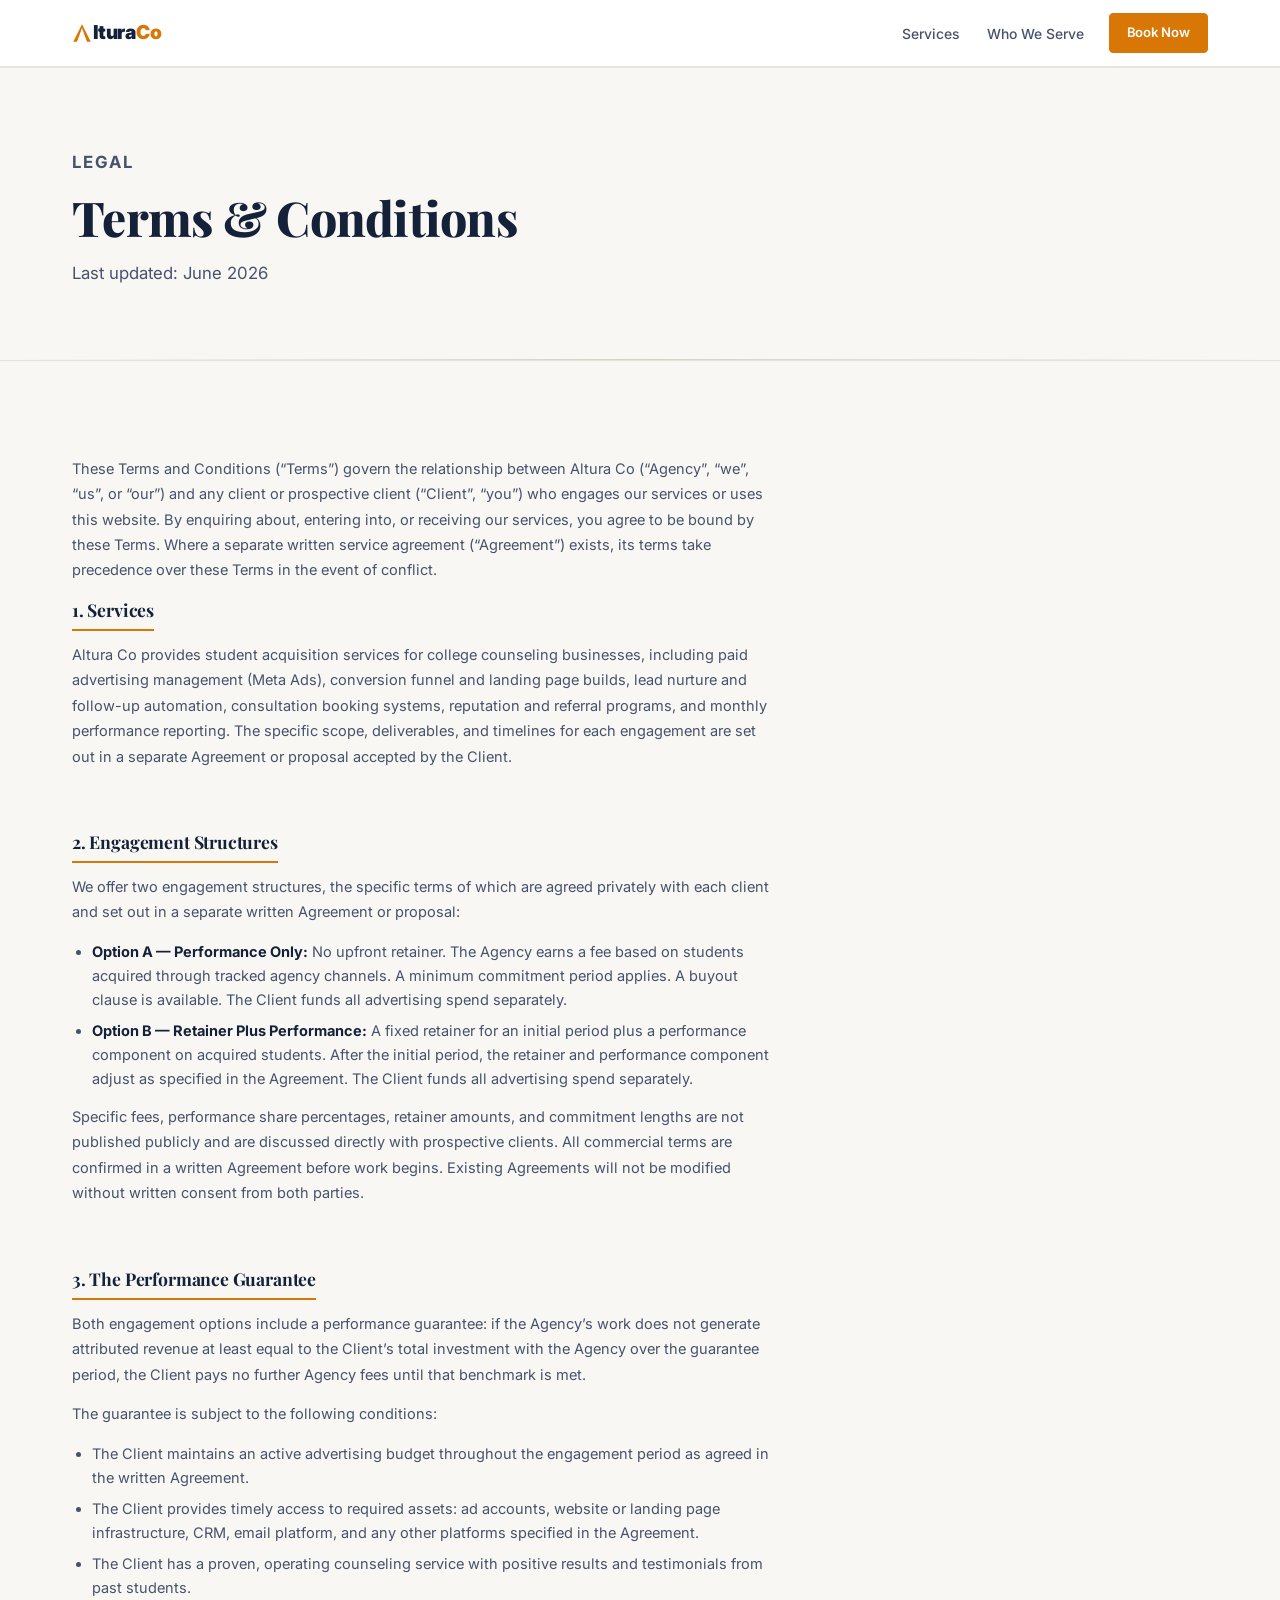
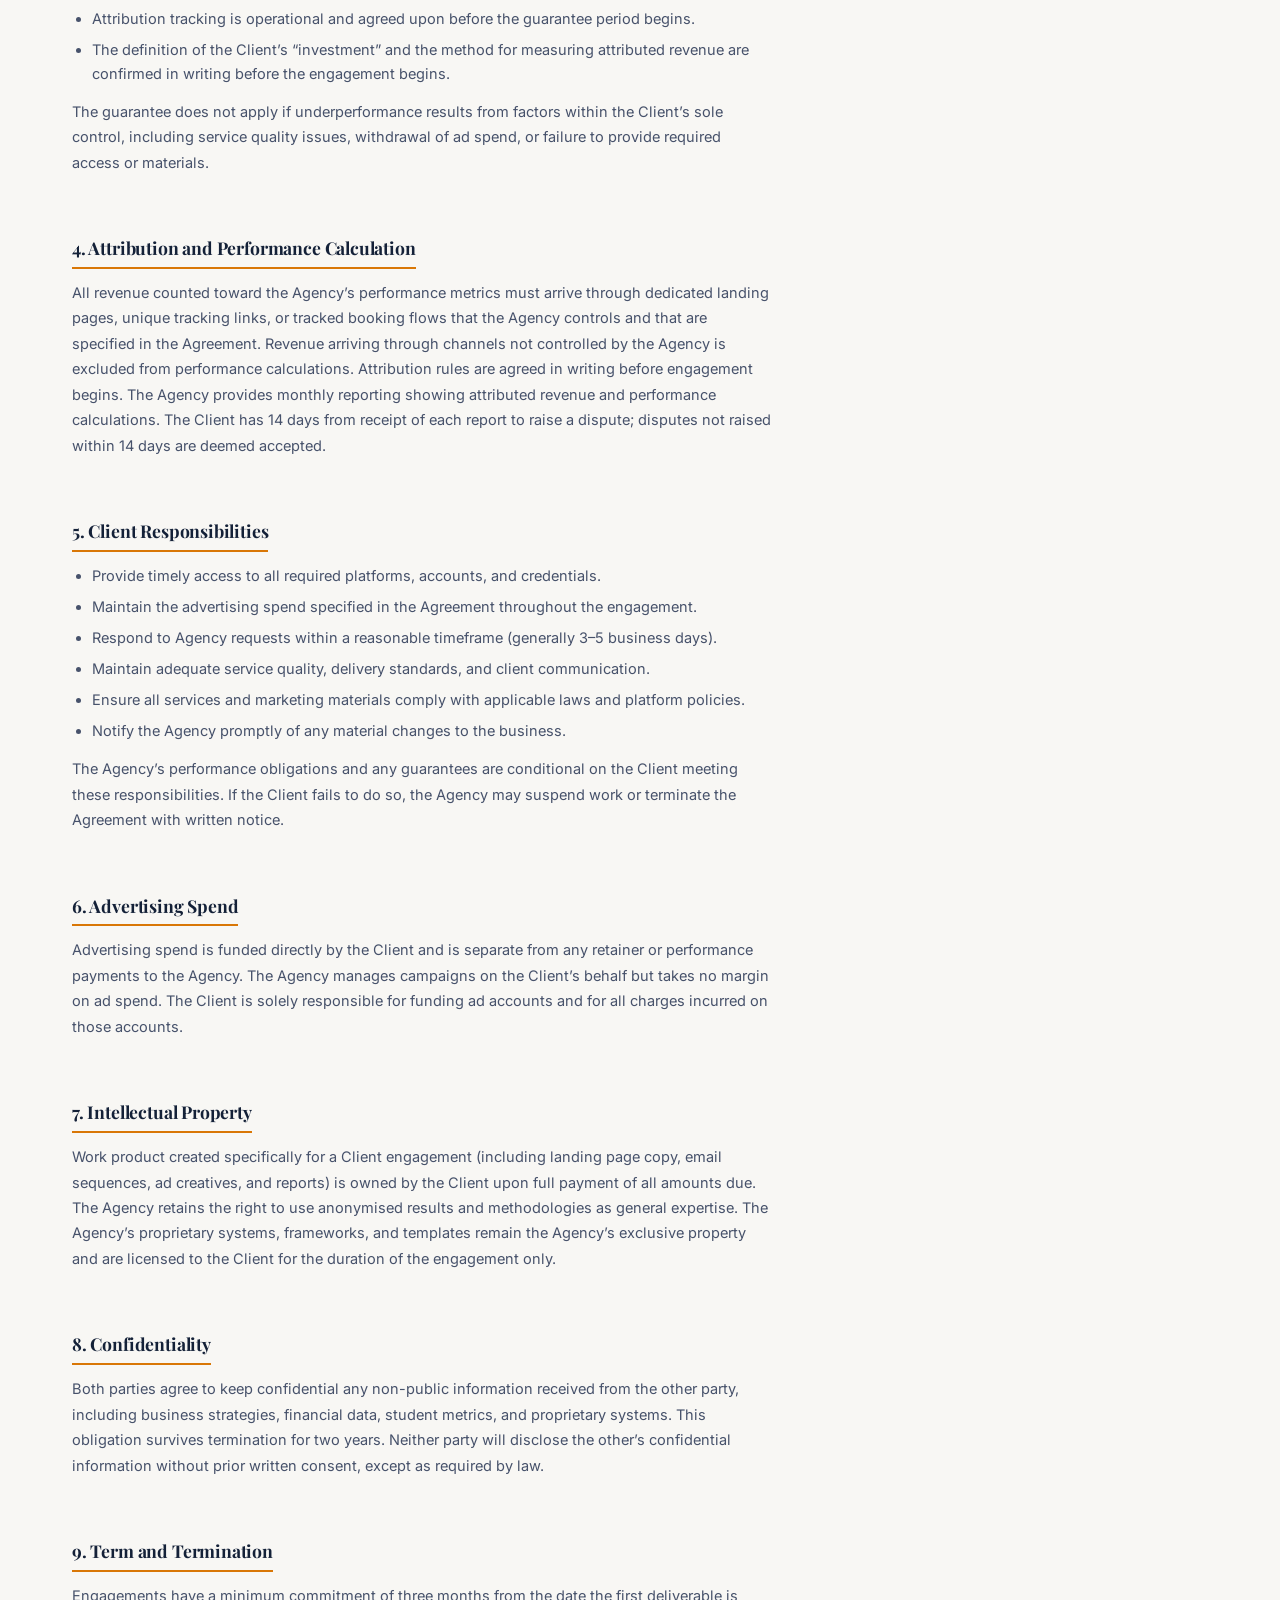
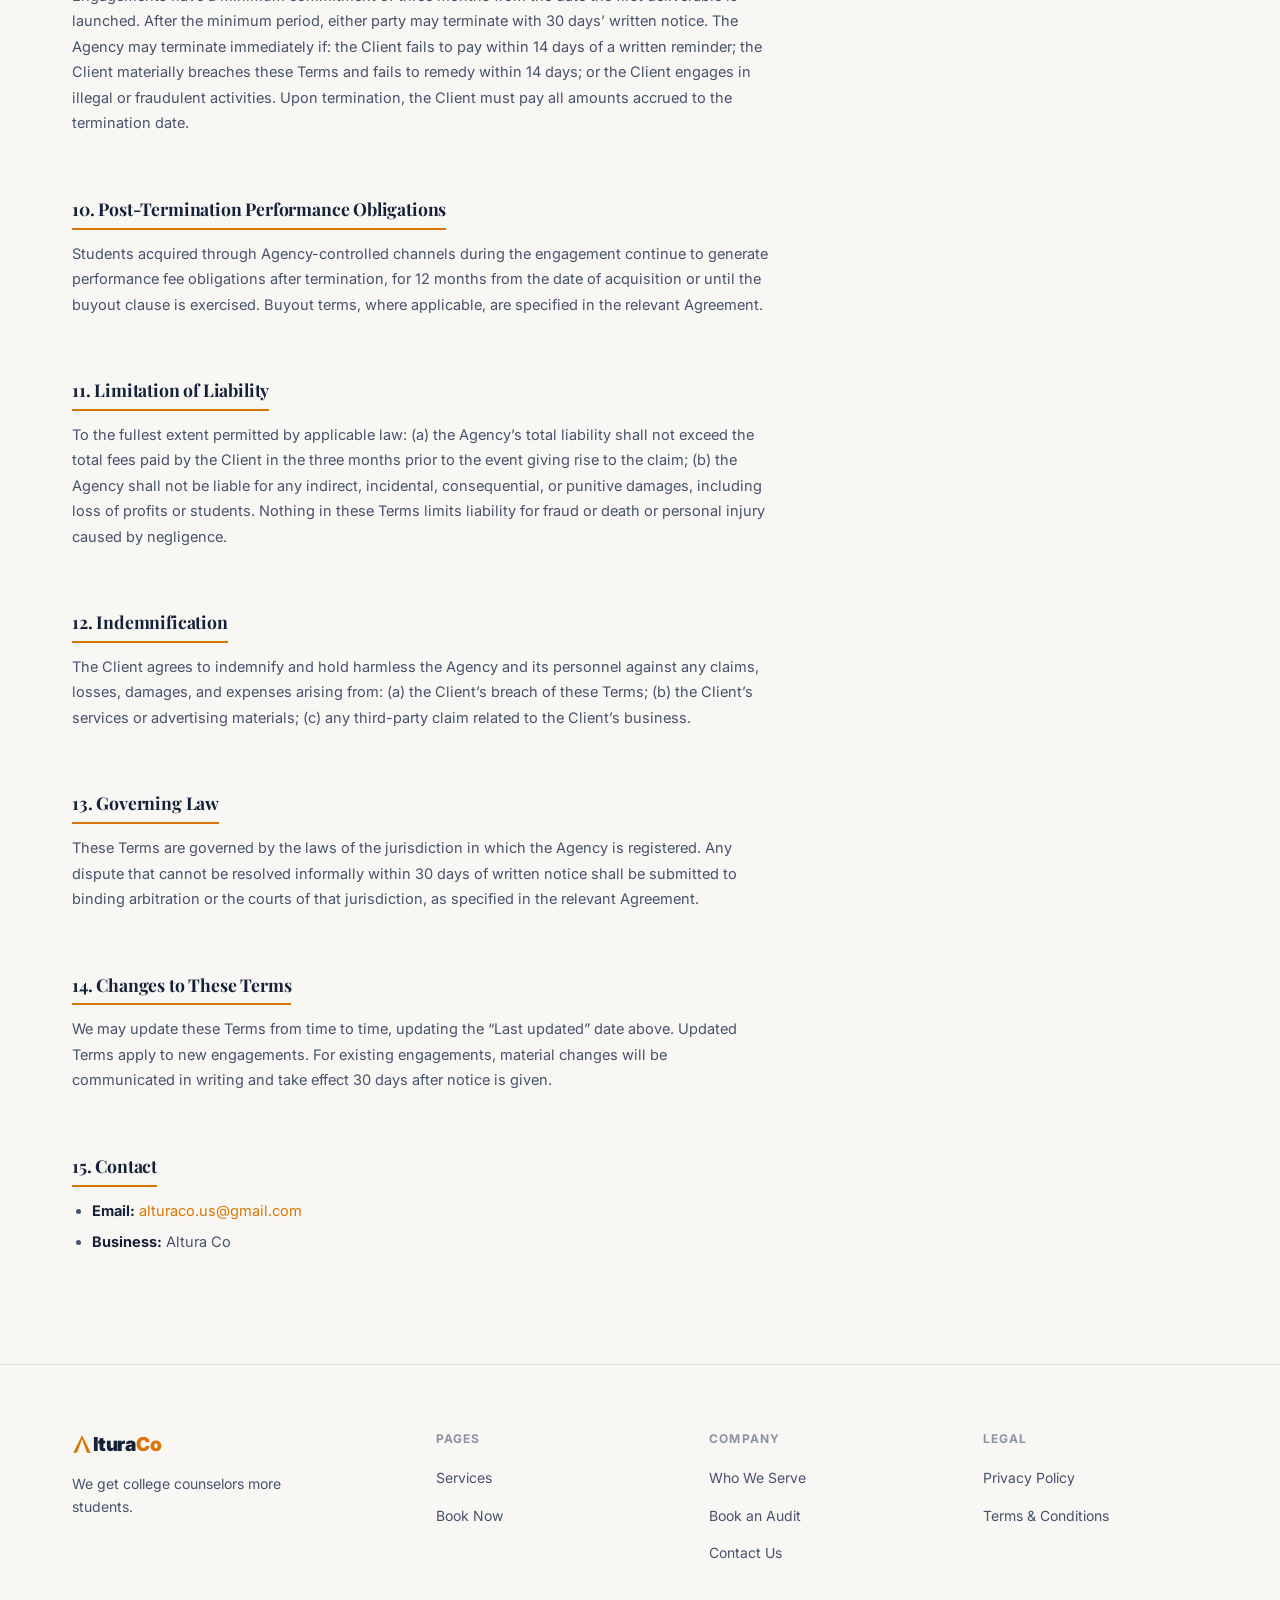
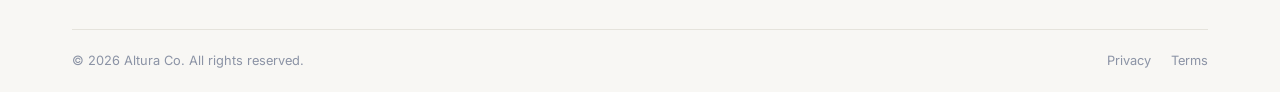
<file: terms.html>
﻿<!DOCTYPE html>
<html lang="en">
<head>
  <meta charset="UTF-8">
  <meta name="viewport" content="width=device-width, initial-scale=1.0">
  <title>Terms &amp; Conditions &mdash; Altura Co</title>
  <meta name="description" content="Terms and Conditions for Altura Co services.">
  <link rel="preconnect" href="https://fonts.googleapis.com">
  <link rel="preconnect" href="https://fonts.gstatic.com" crossorigin>
  <link href="https://fonts.googleapis.com/css2?family=Inter:wght@400;500;600;700;800&family=Playfair+Display:ital,wght@0,600;0,700;0,800;0,900;1,600;1,700&display=swap" rel="stylesheet">
  <link rel="stylesheet" href="style.css">
</head>
<body>

  <nav class="nav nav--scrolled" id="nav">
    <div class="container nav__inner">
      <a href="index.html" class="nav__logo"><img src="logo.svg" alt="A" class="nav__logo-icon">ltura<span>Co</span></a>
      <button class="nav__toggle" id="navToggle" aria-label="Open menu">
        <span></span><span></span><span></span>
      </button>
      <ul class="nav__links" id="navLinks">
        <li><a href="services.html">Services</a></li>
        <li><a href="index.html#who-we-serve">Who We Serve</a></li>
        <li><a href="contact.html" class="btn btn--primary btn--sm">Book Now</a></li>
      </ul>
    </div>
  </nav>

  <div class="page-hero">
    <div class="container">
      <p class="page-hero__eyebrow">Legal</p>
      <h1>Terms &amp; Conditions</h1>
      <p class="legal__date">Last updated: June 2026</p>
    </div>
  </div>

  <section class="section section--dark">
    <div class="container">
      <div class="legal-content">

        <p>These Terms and Conditions (&ldquo;Terms&rdquo;) govern the relationship between Altura Co (&ldquo;Agency&rdquo;, &ldquo;we&rdquo;, &ldquo;us&rdquo;, or &ldquo;our&rdquo;) and any client or prospective client (&ldquo;Client&rdquo;, &ldquo;you&rdquo;) who engages our services or uses this website. By enquiring about, entering into, or receiving our services, you agree to be bound by these Terms. Where a separate written service agreement (&ldquo;Agreement&rdquo;) exists, its terms take precedence over these Terms in the event of conflict.</p>

        <h2>1. Services</h2>
        <p>Altura Co provides student acquisition services for college counseling businesses, including paid advertising management (Meta Ads), conversion funnel and landing page builds, lead nurture and follow-up automation, consultation booking systems, reputation and referral programs, and monthly performance reporting. The specific scope, deliverables, and timelines for each engagement are set out in a separate Agreement or proposal accepted by the Client.</p>

        <h2>2. Engagement Structures</h2>
        <p>We offer two engagement structures, the specific terms of which are agreed privately with each client and set out in a separate written Agreement or proposal:</p>
        <ul>
          <li><strong>Option A &mdash; Performance Only:</strong> No upfront retainer. The Agency earns a fee based on students acquired through tracked agency channels. A minimum commitment period applies. A buyout clause is available. The Client funds all advertising spend separately.</li>
          <li><strong>Option B &mdash; Retainer Plus Performance:</strong> A fixed retainer for an initial period plus a performance component on acquired students. After the initial period, the retainer and performance component adjust as specified in the Agreement. The Client funds all advertising spend separately.</li>
        </ul>
        <p>Specific fees, performance share percentages, retainer amounts, and commitment lengths are not published publicly and are discussed directly with prospective clients. All commercial terms are confirmed in a written Agreement before work begins. Existing Agreements will not be modified without written consent from both parties.</p>

        <h2>3. The Performance Guarantee</h2>
        <p>Both engagement options include a performance guarantee: if the Agency&rsquo;s work does not generate attributed revenue at least equal to the Client&rsquo;s total investment with the Agency over the guarantee period, the Client pays no further Agency fees until that benchmark is met.</p>
        <p>The guarantee is subject to the following conditions:</p>
        <ul>
          <li>The Client maintains an active advertising budget throughout the engagement period as agreed in the written Agreement.</li>
          <li>The Client provides timely access to required assets: ad accounts, website or landing page infrastructure, CRM, email platform, and any other platforms specified in the Agreement.</li>
          <li>The Client has a proven, operating counseling service with positive results and testimonials from past students.</li>
          <li>Attribution tracking is operational and agreed upon before the guarantee period begins.</li>
          <li>The definition of the Client&rsquo;s &ldquo;investment&rdquo; and the method for measuring attributed revenue are confirmed in writing before the engagement begins.</li>
        </ul>
        <p>The guarantee does not apply if underperformance results from factors within the Client&rsquo;s sole control, including service quality issues, withdrawal of ad spend, or failure to provide required access or materials.</p>

        <h2>4. Attribution and Performance Calculation</h2>
        <p>All revenue counted toward the Agency&rsquo;s performance metrics must arrive through dedicated landing pages, unique tracking links, or tracked booking flows that the Agency controls and that are specified in the Agreement. Revenue arriving through channels not controlled by the Agency is excluded from performance calculations. Attribution rules are agreed in writing before engagement begins. The Agency provides monthly reporting showing attributed revenue and performance calculations. The Client has 14 days from receipt of each report to raise a dispute; disputes not raised within 14 days are deemed accepted.</p>

        <h2>5. Client Responsibilities</h2>
        <ul>
          <li>Provide timely access to all required platforms, accounts, and credentials.</li>
          <li>Maintain the advertising spend specified in the Agreement throughout the engagement.</li>
          <li>Respond to Agency requests within a reasonable timeframe (generally 3&ndash;5 business days).</li>
          <li>Maintain adequate service quality, delivery standards, and client communication.</li>
          <li>Ensure all services and marketing materials comply with applicable laws and platform policies.</li>
          <li>Notify the Agency promptly of any material changes to the business.</li>
        </ul>
        <p>The Agency&rsquo;s performance obligations and any guarantees are conditional on the Client meeting these responsibilities. If the Client fails to do so, the Agency may suspend work or terminate the Agreement with written notice.</p>

        <h2>6. Advertising Spend</h2>
        <p>Advertising spend is funded directly by the Client and is separate from any retainer or performance payments to the Agency. The Agency manages campaigns on the Client&rsquo;s behalf but takes no margin on ad spend. The Client is solely responsible for funding ad accounts and for all charges incurred on those accounts.</p>

        <h2>7. Intellectual Property</h2>
        <p>Work product created specifically for a Client engagement (including landing page copy, email sequences, ad creatives, and reports) is owned by the Client upon full payment of all amounts due. The Agency retains the right to use anonymised results and methodologies as general expertise. The Agency&rsquo;s proprietary systems, frameworks, and templates remain the Agency&rsquo;s exclusive property and are licensed to the Client for the duration of the engagement only.</p>

        <h2>8. Confidentiality</h2>
        <p>Both parties agree to keep confidential any non-public information received from the other party, including business strategies, financial data, student metrics, and proprietary systems. This obligation survives termination for two years. Neither party will disclose the other&rsquo;s confidential information without prior written consent, except as required by law.</p>

        <h2>9. Term and Termination</h2>
        <p>Engagements have a minimum commitment of three months from the date the first deliverable is launched. After the minimum period, either party may terminate with 30 days&rsquo; written notice. The Agency may terminate immediately if: the Client fails to pay within 14 days of a written reminder; the Client materially breaches these Terms and fails to remedy within 14 days; or the Client engages in illegal or fraudulent activities. Upon termination, the Client must pay all amounts accrued to the termination date.</p>

        <h2>10. Post-Termination Performance Obligations</h2>
        <p>Students acquired through Agency-controlled channels during the engagement continue to generate performance fee obligations after termination, for 12 months from the date of acquisition or until the buyout clause is exercised. Buyout terms, where applicable, are specified in the relevant Agreement.</p>

        <h2>11. Limitation of Liability</h2>
        <p>To the fullest extent permitted by applicable law: (a) the Agency&rsquo;s total liability shall not exceed the total fees paid by the Client in the three months prior to the event giving rise to the claim; (b) the Agency shall not be liable for any indirect, incidental, consequential, or punitive damages, including loss of profits or students. Nothing in these Terms limits liability for fraud or death or personal injury caused by negligence.</p>

        <h2>12. Indemnification</h2>
        <p>The Client agrees to indemnify and hold harmless the Agency and its personnel against any claims, losses, damages, and expenses arising from: (a) the Client&rsquo;s breach of these Terms; (b) the Client&rsquo;s services or advertising materials; (c) any third-party claim related to the Client&rsquo;s business.</p>

        <h2>13. Governing Law</h2>
        <p>These Terms are governed by the laws of the jurisdiction in which the Agency is registered. Any dispute that cannot be resolved informally within 30 days of written notice shall be submitted to binding arbitration or the courts of that jurisdiction, as specified in the relevant Agreement.</p>

        <h2>14. Changes to These Terms</h2>
        <p>We may update these Terms from time to time, updating the &ldquo;Last updated&rdquo; date above. Updated Terms apply to new engagements. For existing engagements, material changes will be communicated in writing and take effect 30 days after notice is given.</p>

        <h2>15. Contact</h2>
        <ul>
          <li><strong>Email:</strong> <a href="mailto:alturaco.us@gmail.com">alturaco.us@gmail.com</a></li>
          <li><strong>Business:</strong> Altura Co</li>
        </ul>

      </div>
    </div>
  </section>

  <footer class="footer">
    <div class="container">
      <div class="footer__inner">
        <div class="footer__brand">
          <a href="index.html" class="nav__logo"><img src="logo.svg" alt="A" class="nav__logo-icon">ltura<span>Co</span></a>
          <p>We get college counselors more students.</p>
        </div>
        <div class="footer__col">
          <h5>Pages</h5>
          <ul>
            <li><a href="services.html">Services</a></li>
            <li><a href="contact.html">Book Now</a></li>
          </ul>
        </div>
        <div class="footer__col">
          <h5>Company</h5>
          <ul>
            <li><a href="index.html#who-we-serve">Who We Serve</a></li>
            <li><a href="contact.html">Book an Audit</a></li>
            <li><a href="mailto:alturaco.us@gmail.com">Contact Us</a></li>
          </ul>
        </div>
        <div class="footer__col">
          <h5>Legal</h5>
          <ul>
            <li><a href="privacy-policy.html">Privacy Policy</a></li>
            <li><a href="terms.html">Terms &amp; Conditions</a></li>
          </ul>
        </div>
      </div>
      <div class="footer__bottom">
        <p>&copy; 2026 Altura Co. All rights reserved.</p>
        <div class="footer__legal">
          <a href="privacy-policy.html">Privacy</a>
          <a href="terms.html">Terms</a>
        </div>
      </div>
    </div>
  </footer>

  <script>
    const toggle = document.getElementById('navToggle');
    const links  = document.getElementById('navLinks');
    toggle.addEventListener('click', () => {
      const open = links.classList.toggle('nav__links--open');
      toggle.classList.toggle('nav__toggle--open', open);
      document.body.style.overflow = open ? 'hidden' : '';
    });
    links.querySelectorAll('a').forEach(a => a.addEventListener('click', () => {
      links.classList.remove('nav__links--open');
      toggle.classList.remove('nav__toggle--open');
      document.body.style.overflow = '';
    }));
  </script>

</body>
</html>
</file>
<file: style.css>
/* =============================================================
   AlturaCo — Global Stylesheet
   Classic marketing-agency style: navy + serif display type,
   amber accent, structured sections, scroll reveals.
   ============================================================= */

:root {
  /* Light backgrounds */
  --bg:   #ffffff;
  --bg-1: #f8f7f4;
  --bg-2: #f1efe9;

  /* Dark sections — deep navy */
  --dark:     #101c33;
  --dark-mid: #16243d;
  --dark-alt: #1a2b4a;

  /* Amber/orange accent */
  --blue:        #d97706;
  --blue-bright: #f59e0b;
  --blue-dark:   #b45309;
  --blue-pale:   #fffbeb;
  --blue-glow:   rgba(217, 119, 6, 0.10);
  --blue-border: rgba(217, 119, 6, 0.22);

  /* Alias: HTML inline styles reference --green* */
  --green:        #d97706;
  --green-bright: #f59e0b;
  --green-dark:   #b45309;
  --green-glow:   rgba(217, 119, 6, 0.10);
  --green-border: rgba(217, 119, 6, 0.22);

  /* Light-section text */
  --text:      #142138;
  --text-mid:  #47526b;
  --muted:     #8b93a5;
  --border:    #e5e3dc;
  --border-mid:#d3d0c6;

  /* Dark-section text */
  --dt:         #f9fafb;
  --dt-mid:     rgba(249,250,251,.65);
  --dt-muted:   rgba(249,250,251,.38);
  --dborder:    rgba(255,255,255,.08);
  --dborder-mid:rgba(255,255,255,.14);

  --font: 'Inter', -apple-system, BlinkMacSystemFont, 'Segoe UI', sans-serif;
  --font-display: 'Playfair Display', Georgia, 'Times New Roman', serif;
  --max:  1200px;
  --r:    6px;
  --r-sm: 4px;
  --r-lg: 10px;

  --shadow-sm: 0 1px 3px rgba(0,0,0,.06), 0 1px 2px rgba(0,0,0,.04);
  --shadow:    0 4px 12px rgba(0,0,0,.07);
  --shadow-lg: 0 8px 30px rgba(0,0,0,.10);
  --shadow-xl: 0 20px 60px rgba(0,0,0,.14);
}

/* ── Reset ────────────────────────────────────────────────── */
*, *::before, *::after { box-sizing: border-box; margin: 0; padding: 0; }
html { scroll-behavior: smooth; }
body {
  font-family: var(--font);
  background: var(--bg);
  color: var(--text);
  line-height: 1.65;
  -webkit-font-smoothing: antialiased;
  -moz-osx-font-smoothing: grayscale;
}
img { display: block; max-width: 100%; }
a   { color: inherit; text-decoration: none; }
ul  { list-style: none; }
button { font-family: var(--font); }

/* ── Container ────────────────────────────────────────────── */
.container {
  width: 100%;
  max-width: var(--max);
  margin: 0 auto;
  padding: 0 32px;
}

/* ── Typography ───────────────────────────────────────────── */
h1 { font-family: var(--font-display); font-size: clamp(2.4rem, 5.5vw, 4rem);    font-weight: 800; line-height: 1.12; letter-spacing: -.015em; }
h2 { font-family: var(--font-display); font-size: clamp(1.75rem, 3.5vw, 2.75rem); font-weight: 700; line-height: 1.18; letter-spacing: -.01em; }
h3 { font-size: 1.15rem; font-weight: 700; line-height: 1.3; }
h4 { font-size: 1rem;    font-weight: 600; line-height: 1.35; }
h5 { font-size: .75rem;  font-weight: 700; text-transform: uppercase; letter-spacing: .1em; }
p  { line-height: 1.72; }

.gradient-text {
  background: linear-gradient(135deg, var(--blue-bright) 0%, var(--blue) 60%, var(--blue-bright) 100%);
  -webkit-background-clip: text;
  -webkit-text-fill-color: transparent;
  background-clip: text;
  font-style: italic;
}
.text-blue  { color: var(--blue); }
.text-muted { color: var(--muted); }

/* ── Scroll reveal ────────────────────────────────────────── */
.reveal {
  opacity: 0;
  transform: translateY(28px);
  transition: opacity .55s cubic-bezier(.22,1,.36,1),
              transform .55s cubic-bezier(.22,1,.36,1);
}
.reveal.is-visible        { opacity: 1; transform: none; }
.reveal-delay-1           { transition-delay: .08s; }
.reveal-delay-2           { transition-delay: .16s; }
.reveal-delay-3           { transition-delay: .24s; }
.reveal-delay-4           { transition-delay: .32s; }
.reveal-delay-5           { transition-delay: .40s; }

/* ── Buttons ──────────────────────────────────────────────── */
.btn {
  display: inline-flex;
  align-items: center;
  justify-content: center;
  gap: 8px;
  font-weight: 600;
  font-size: .92rem;
  padding: 12px 24px;
  border-radius: var(--r-sm);
  border: 1.5px solid transparent;
  cursor: pointer;
  transition: background .16s, color .16s, border-color .16s,
              box-shadow .18s, transform .1s;
  white-space: nowrap;
  letter-spacing: -.005em;
}
.btn:hover  { transform: translateY(-1px); }
.btn:active { transform: translateY(0); }
.btn--lg   { padding: 15px 32px; font-size: .98rem; border-radius: var(--r); }
.btn--sm   { padding: 8px 17px; font-size: .82rem; }
.btn--full { width: 100%; }

.btn--primary {
  background: var(--blue);
  color: #fff;
  border-color: var(--blue);
}
.btn--primary:hover {
  background: var(--blue-dark);
  border-color: var(--blue-dark);
  box-shadow: 0 4px 18px rgba(217,119,6,.32);
}

.btn--ghost {
  background: transparent;
  color: var(--dt-mid);
  border-color: var(--dborder-mid);
}
.btn--ghost:hover {
  border-color: rgba(255,255,255,.32);
  color: var(--dt);
  background: rgba(255,255,255,.07);
}

.btn--outline-blue,
.btn--outline-orange,
.btn--outline-green {
  background: transparent;
  color: var(--blue);
  border-color: var(--blue-border);
}
.btn--outline-blue:hover,
.btn--outline-orange:hover,
.btn--outline-green:hover {
  background: var(--blue-glow);
  border-color: var(--blue);
}

.btn--dark {
  background: var(--dark);
  color: var(--dt);
  border-color: var(--dborder-mid);
}
.btn--dark:hover { background: var(--dark-mid); }

/* ── Nav ──────────────────────────────────────────────────── */
.nav {
  position: fixed;
  top: 0; left: 0; right: 0;
  z-index: 200;
  padding: 20px 0;
  transition: background .22s, padding .22s, box-shadow .22s, border-color .22s;
  border-bottom: 1px solid transparent;
}
.nav--scrolled {
  background: rgba(255,255,255,.96);
  backdrop-filter: blur(16px);
  -webkit-backdrop-filter: blur(16px);
  padding: 13px 0;
  border-color: var(--border);
  box-shadow: 0 1px 0 var(--border);
}
.nav__inner {
  display: flex;
  align-items: center;
  justify-content: space-between;
  gap: 24px;
}
.nav__logo {
  display: flex;
  align-items: center;
  gap: 1px;
  font-size: 1.2rem;
  font-weight: 900;
  color: var(--dt);
  letter-spacing: -.03em;
  flex-shrink: 0;
  transition: color .18s;
}
.nav--scrolled .nav__logo { color: var(--text); }
.nav__logo span { color: var(--blue); }
.nav__logo-icon {
  width: 20px; height: 20px;
  flex-shrink: 0;
  display: block;
}

.nav__links {
  display: flex;
  align-items: center;
  gap: 2px;
}
.nav__links > li > a:not(.btn) {
  color: var(--dt-mid);
  font-size: .87rem;
  font-weight: 500;
  padding: 7px 13px;
  border-radius: var(--r-sm);
  transition: color .14s, background .14s;
}
.nav--scrolled .nav__links > li > a:not(.btn) { color: var(--text-mid); }
.nav__links > li > a:not(.btn):hover           { color: var(--dt); background: rgba(255,255,255,.08); }
.nav--scrolled .nav__links > li > a:not(.btn):hover { color: var(--text); background: var(--bg-1); }
.nav__links > li > a.active:not(.btn) { color: var(--blue) !important; }
.nav__links .btn { margin-left: 10px; }

.nav__toggle {
  display: none;
  flex-direction: column;
  gap: 5px;
  background: none;
  border: none;
  cursor: pointer;
  padding: 6px;
}
.nav__toggle span {
  display: block;
  width: 22px; height: 2px;
  background: var(--dt);
  border-radius: 2px;
  transition: transform .2s, opacity .2s, background .18s;
}
.nav--scrolled .nav__toggle span { background: var(--text); }
.nav__toggle--open span:nth-child(1) { transform: translateY(7px) rotate(45deg); }
.nav__toggle--open span:nth-child(2) { opacity: 0; }
.nav__toggle--open span:nth-child(3) { transform: translateY(-7px) rotate(-45deg); }

/* ── Hero (Home) — dark ───────────────────────────────────── */
.hero {
  min-height: 100vh;
  display: flex;
  align-items: center;
  padding: 160px 0 100px;
  background: var(--dark);
  position: relative;
  overflow: hidden;
}
.hero::after {
  content: '';
  position: absolute;
  bottom: 0; left: 0; right: 0;
  height: 1px;
  background: linear-gradient(90deg, transparent, var(--dborder-mid), transparent);
  pointer-events: none;
}
.hero .container { position: relative; z-index: 1; }
.hero__inner      { max-width: 820px; }

.hero__eyebrow {
  display: inline-flex;
  align-items: center;
  gap: 8px;
  color: var(--blue-bright);
  font-size: .78rem;
  font-weight: 700;
  text-transform: uppercase;
  letter-spacing: .1em;
  margin-bottom: 28px;
}
.hero__eyebrow::before {
  content: '';
  width: 20px; height: 2px;
  background: var(--blue);
  border-radius: 2px;
}

.hero h1   { color: var(--dt); margin-bottom: 22px; }
.hero__sub { font-size: 1.15rem; color: var(--dt-mid); max-width: 560px; margin-bottom: 44px; line-height: 1.7; }
.hero__ctas { display: flex; gap: 14px; flex-wrap: wrap; margin-bottom: 52px; }
.hero__proof {
  display: flex;
  align-items: center;
  gap: 12px;
  color: var(--dt-muted);
  font-size: .84rem;
  font-weight: 500;
}
.hero__proof::before {
  content: '';
  width: 28px; height: 1px;
  background: var(--dborder-mid);
  flex-shrink: 0;
}

/* ── Stats bar — dark ─────────────────────────────────────── */
.stats-bar {
  background: var(--dark-alt);
  border-bottom: 1px solid var(--dborder);
  padding: 40px 0;
}
.stats-bar__grid {
  display: grid;
  grid-template-columns: repeat(4, 1fr);
  text-align: center;
}
.stat { padding: 8px 16px; }
.stat + .stat { border-left: 1px solid var(--dborder); }
.stat__number {
  display: block;
  font-size: 2.2rem;
  font-weight: 900;
  color: var(--dt);
  letter-spacing: -.03em;
  line-height: 1;
  margin-bottom: 8px;
}
.stat__label {
  display: block;
  font-size: .8rem;
  color: var(--dt-mid);
  line-height: 1.45;
  font-weight: 500;
}

/* ── Page Hero (inner pages) — dark ──────────────────────── */
.page-hero {
  padding: 148px 0 72px;
  background: var(--dark);
  position: relative;
  overflow: hidden;
  border-bottom: 1px solid var(--dborder);
}
.page-hero::after {
  content: '';
  position: absolute;
  bottom: 0; left: 0; right: 0;
  height: 1px;
  background: linear-gradient(90deg, transparent, var(--dborder-mid), transparent);
  pointer-events: none;
}
.page-hero .container    { position: relative; z-index: 1; }
.page-hero__eyebrow {
  font-size: .75rem;
  font-weight: 700;
  text-transform: uppercase;
  letter-spacing: .12em;
  color: var(--blue-bright);
  margin-bottom: 14px;
}
.page-hero h1 { color: var(--dt); margin-bottom: 14px; font-size: clamp(2rem, 4vw, 3rem); }
.page-hero p  { color: var(--dt-mid); font-size: 1.05rem; max-width: 560px; }
.legal__date  { color: var(--dt-muted); font-size: .84rem; margin-top: 8px; }

/* ── Sections (light) ─────────────────────────────────────── */
.section      { padding: 96px 0; }
.section--alt { background: var(--bg-1); }
.section--dark{ background: var(--bg); }

.section__eyebrow {
  font-size: .73rem;
  font-weight: 700;
  text-transform: uppercase;
  letter-spacing: .12em;
  color: var(--blue);
  margin-bottom: 12px;
}
.section__header          { margin-bottom: 56px; }
.section__header--center  { text-align: center; max-width: 600px; margin-left: auto; margin-right: auto; }
.section__header h2       { margin-bottom: 12px; color: var(--text); }
.section__header p        { color: var(--text-mid); font-size: 1rem; }

/* ── Service cards ────────────────────────────────────────── */
.services-grid {
  display: grid;
  grid-template-columns: repeat(3, 1fr);
  gap: 20px;
}
.service-card {
  background: var(--bg);
  border: 1px solid var(--border);
  border-radius: var(--r);
  padding: 30px;
  transition: border-color .18s, box-shadow .2s, transform .18s;
}
.section--alt .service-card { background: var(--bg); }
.service-card:hover {
  border-color: var(--blue-border);
  box-shadow: var(--shadow-lg);
  transform: translateY(-3px);
}
.service-card__icon {
  width: 44px; height: 44px;
  background: var(--blue-pale);
  border: 1px solid var(--blue-border);
  border-radius: var(--r-sm);
  display: flex;
  align-items: center;
  justify-content: center;
  margin-bottom: 18px;
  font-size: 1.2rem;
}
.service-card h3 { margin-bottom: 9px; font-size: 1rem; color: var(--text); }
.service-card p  { color: var(--text-mid); font-size: .875rem; line-height: 1.65; }
.service-card__tag {
  display: inline-block;
  margin-top: 14px;
  font-size: .7rem;
  font-weight: 600;
  text-transform: uppercase;
  letter-spacing: .08em;
  color: var(--blue);
  background: var(--blue-pale);
  border: 1px solid var(--blue-border);
  padding: 3px 9px;
  border-radius: 100px;
}

/* ── Niche cards ──────────────────────────────────────────── */
.niches-grid {
  display: grid;
  grid-template-columns: repeat(5, 1fr);
  gap: 16px;
}
.niche-card {
  background: var(--bg);
  border: 1px solid var(--border);
  border-radius: var(--r);
  padding: 26px 16px;
  text-align: center;
  transition: border-color .18s, box-shadow .18s, transform .18s;
}
.niche-card:hover {
  border-color: var(--blue-border);
  box-shadow: var(--shadow);
  transform: translateY(-2px);
}
.niche-card__icon  { font-size: 1.8rem; margin-bottom: 10px; }
.niche-card h4     { margin-bottom: 7px; font-size: .9rem; color: var(--text); }
.niche-card p      { font-size: .78rem; color: var(--text-mid); line-height: 1.5; }
.niche-card__churn {
  display: inline-block;
  margin-top: 10px;
  font-size: .68rem;
  font-weight: 700;
  text-transform: uppercase;
  letter-spacing: .08em;
  padding: 3px 9px;
  border-radius: 100px;
  background: var(--blue-pale);
  color: var(--blue-dark);
  border: 1px solid var(--blue-border);
}

/* ── Team cards ───────────────────────────────────────────── */
.team-grid {
  display: grid;
  grid-template-columns: repeat(2, 1fr);
  gap: 24px;
  max-width: 800px;
}
.team-card {
  background: var(--bg);
  border: 1px solid var(--border);
  border-radius: var(--r-lg);
  padding: 32px;
  display: flex;
  gap: 22px;
  align-items: flex-start;
  box-shadow: var(--shadow-sm);
}
.team-card__avatar {
  width: 68px; height: 68px;
  border-radius: 50%;
  background: var(--blue-pale);
  border: 2px solid var(--blue-border);
  display: flex;
  align-items: center;
  justify-content: center;
  font-size: 1.1rem;
  font-weight: 800;
  color: var(--blue-dark);
  flex-shrink: 0;
  letter-spacing: -.02em;
}
.team-card__role { font-size: .72rem; font-weight: 700; text-transform: uppercase; letter-spacing: .1em; color: var(--blue); margin-bottom: 3px; }
.team-card h3    { margin-bottom: 9px; font-size: 1.1rem; color: var(--text); }
.team-card p     { color: var(--text-mid); font-size: .875rem; line-height: 1.65; }

/* ── Guarantee box ────────────────────────────────────────── */
.guarantee-box {
  background: var(--blue-pale);
  border: 1px solid var(--blue-border);
  border-radius: var(--r);
  padding: 26px 30px;
  display: flex;
  gap: 18px;
  align-items: flex-start;
}
.guarantee-box__icon { font-size: 1.6rem; flex-shrink: 0; margin-top: 2px; }
.guarantee-box h3    { margin-bottom: 7px; color: var(--text); font-size: 1.05rem; }
.guarantee-box p     { color: var(--text-mid); font-size: .9rem; }

/* ── Pricing cards ────────────────────────────────────────── */
.pricing-grid {
  display: grid;
  grid-template-columns: repeat(2, 1fr);
  gap: 24px;
  max-width: 860px;
}
.pricing-card {
  background: var(--bg);
  border: 1px solid var(--border);
  border-radius: var(--r-lg);
  padding: 40px;
  position: relative;
  box-shadow: var(--shadow-sm);
}
.pricing-card--featured {
  border-color: var(--blue);
  box-shadow: 0 0 0 1px var(--blue), var(--shadow-lg);
}
.pricing-card__badge {
  position: absolute;
  top: -13px; left: 50%;
  transform: translateX(-50%);
  background: var(--blue);
  color: #fff;
  font-size: .7rem;
  font-weight: 700;
  text-transform: uppercase;
  letter-spacing: .08em;
  padding: 4px 16px;
  border-radius: 100px;
  white-space: nowrap;
}
.pricing-card__label  { font-size: .72rem; font-weight: 700; text-transform: uppercase; letter-spacing: .1em; color: var(--muted); margin-bottom: 6px; }
.pricing-card h3      { font-size: 1.45rem; color: var(--text); margin-bottom: 5px; }
.pricing-card__tag    { font-size: .84rem; color: var(--text-mid); margin-bottom: 22px; }
.pricing-card__price {
  display: flex;
  align-items: baseline;
  gap: 8px;
  padding-bottom: 22px;
  margin-bottom: 22px;
  border-bottom: 1px solid var(--border);
}
.pricing-card__amount { font-size: 2.7rem; font-weight: 900; letter-spacing: -.035em; color: var(--text); }
.pricing-card__period { color: var(--muted); font-size: .86rem; }
.pricing-card__features { display: flex; flex-direction: column; gap: 11px; margin-bottom: 30px; }
.pricing-card__features li { display: flex; gap: 10px; font-size: .875rem; color: var(--text-mid); }
.check { color: var(--blue); font-weight: 700; flex-shrink: 0; }

/* ── FAQ accordion ────────────────────────────────────────── */
.faq-list { max-width: 700px; }
.faq-item { border-bottom: 1px solid var(--border); }
.faq-item:first-child { border-top: 1px solid var(--border); }

.faq-trigger {
  width: 100%;
  background: none;
  border: none;
  cursor: pointer;
  display: flex;
  align-items: center;
  justify-content: space-between;
  gap: 16px;
  padding: 20px 0;
  text-align: left;
  color: var(--text);
  font-size: .97rem;
  font-weight: 600;
  letter-spacing: -.008em;
  transition: color .14s;
}
.faq-trigger:hover { color: var(--blue); }
.faq-trigger__icon {
  width: 26px; height: 26px;
  border: 1px solid var(--border-mid);
  border-radius: 50%;
  display: flex;
  align-items: center;
  justify-content: center;
  flex-shrink: 0;
  color: var(--blue);
  font-size: 1.1rem;
  line-height: 1;
  transition: transform .25s, background .2s, border-color .2s;
}
.faq-item.open .faq-trigger__icon {
  transform: rotate(45deg);
  background: var(--blue-pale);
  border-color: var(--blue-border);
}
.faq-body { max-height: 0; overflow: hidden; transition: max-height .32s cubic-bezier(.4,0,.2,1); }
.faq-body p { padding-bottom: 20px; color: var(--text-mid); font-size: .91rem; line-height: 1.72; }

/* ── Contact form ─────────────────────────────────────────── */
.form { max-width: 640px; }
.form__row { display: grid; grid-template-columns: repeat(2, 1fr); gap: 16px; }
.form__group { display: flex; flex-direction: column; gap: 6px; margin-bottom: 16px; }
.form__label { font-size: .81rem; font-weight: 600; color: var(--text-mid); }
.form__input,
.form__select,
.form__textarea {
  background: var(--bg);
  border: 1px solid var(--border-mid);
  border-radius: var(--r-sm);
  color: var(--text);
  font-family: var(--font);
  font-size: .92rem;
  padding: 12px 15px;
  width: 100%;
  transition: border-color .18s, box-shadow .18s;
  outline: none;
  -webkit-appearance: none;
}
.form__input::placeholder,
.form__textarea::placeholder { color: var(--muted); }
.form__input:focus,
.form__select:focus,
.form__textarea:focus {
  border-color: var(--blue);
  box-shadow: 0 0 0 3px var(--blue-glow);
}
.form__select { cursor: pointer; }
.form__select option { background: var(--bg); color: var(--text); }
.form__textarea { resize: vertical; min-height: 116px; }
.form__note { font-size: .78rem; color: var(--muted); margin-top: 10px; }

/* ── CTA strip — dark ─────────────────────────────────────── */
.cta-strip {
  padding: 96px 0;
  background: var(--dark);
  position: relative;
  overflow: hidden;
  text-align: center;
  border-top: 1px solid var(--dborder);
}
.cta-strip .container  { position: relative; z-index: 1; }
.cta-strip__inner      { max-width: 560px; margin: 0 auto; }
.cta-strip .section__eyebrow { color: var(--blue-bright); margin-bottom: 14px; }
.cta-strip h2          { color: var(--dt); margin-bottom: 14px; }
.cta-strip p           { color: var(--dt-mid); margin-bottom: 32px; font-size: 1.02rem; }
.cta-strip .btn--primary {
  background: var(--blue);
  border-color: var(--blue);
  color: #fff;
}
.cta-strip .btn--primary:hover {
  background: var(--blue-dark);
  border-color: var(--blue-dark);
  box-shadow: 0 4px 20px rgba(217,119,6,.4);
}
.cta-strip__sub { margin-top: 14px; font-size: .78rem; color: var(--dt-muted); }

/* ── Footer — dark ────────────────────────────────────────── */
.footer {
  background: var(--dark);
  border-top: 1px solid var(--dborder);
  padding: 64px 0 0;
}
.footer__inner {
  display: grid;
  grid-template-columns: 1.4fr 1fr 1fr 1fr;
  gap: 48px;
  padding-bottom: 52px;
  border-bottom: 1px solid var(--dborder);
}
.footer .nav__logo { color: var(--dt); }
.footer__brand p   { color: var(--dt-muted); font-size: .875rem; margin-top: 12px; line-height: 1.65; max-width: 240px; }
.footer__col h5    { color: var(--dt-muted); margin-bottom: 16px; }
.footer__col li    { margin-bottom: 11px; }
.footer__col a     { color: rgba(249,250,251,.45); font-size: .875rem; transition: color .14s; }
.footer__col a:hover { color: var(--dt); }
.footer__bottom {
  padding: 20px 0;
  display: flex;
  align-items: center;
  justify-content: space-between;
  gap: 16px;
}
.footer__bottom p, .footer__bottom a { color: var(--dt-muted); font-size: .8rem; }
.footer__bottom a:hover { color: var(--dt-mid); }
.footer__legal { display: flex; gap: 20px; }

/* ── Inline utility ───────────────────────────────────────── */
.link-green,
.link-blue { color: var(--blue); }
.link-green:hover,
.link-blue:hover { color: var(--blue-dark); text-decoration: underline; }

/* ── Legal ────────────────────────────────────────────────── */
.legal-content { max-width: 700px; }
.legal-content h2 {
  font-size: 1.1rem;
  color: var(--text);
  margin: 48px 0 12px;
  padding-bottom: 8px;
  border-bottom: 2px solid var(--blue);
  display: inline-block;
}
.legal-content h2:first-of-type { margin-top: 0; }
.legal-content p  { color: var(--text-mid); margin-bottom: 14px; font-size: .91rem; line-height: 1.75; }
.legal-content ul { list-style: disc; padding-left: 20px; margin-bottom: 14px; }
.legal-content li { color: var(--text-mid); font-size: .91rem; margin-bottom: 7px; line-height: 1.65; }
.legal-content strong { color: var(--text); }
.legal-content a  { color: var(--blue); }
.legal-content a:hover { text-decoration: underline; }

/* ── Responsive ───────────────────────────────────────────── */
@media (max-width: 1024px) {
  .niches-grid   { grid-template-columns: repeat(3, 1fr); }
  .footer__inner { grid-template-columns: 1fr 1fr; gap: 36px; }
}

@media (max-width: 768px) {
  .section { padding: 72px 0; }
  .section__header { margin-bottom: 40px; }
  .container { padding: 0 20px; }

  .nav__toggle { display: flex; }
  .nav__links {
    position: fixed;
    top: 0; right: 0; bottom: 0;
    width: 280px;
    background: var(--dark);
    border-left: 1px solid var(--dborder);
    flex-direction: column;
    align-items: flex-start;
    padding: 84px 20px 40px;
    gap: 2px;
    transform: translateX(100%);
    transition: transform .26s cubic-bezier(.4,0,.2,1);
    z-index: 199;
  }
  .nav__links--open { transform: translateX(0); }
  .nav__links > li > a:not(.btn) { color: var(--dt-mid) !important; width: 100%; padding: 12px 14px; font-size: .95rem; }
  .nav__links > li > a:not(.btn):hover { color: var(--dt) !important; background: var(--dborder); border-radius: var(--r-sm); }
  .nav__links .btn { width: 100%; margin-left: 0; margin-top: 8px; }

  .hero { padding: 140px 0 80px; }
  .hero__ctas { flex-direction: column; }
  .hero__ctas .btn { width: 100%; max-width: 300px; }

  .stats-bar__grid { grid-template-columns: repeat(2, 1fr); }
  .stat + .stat    { border-left: none; }
  .stat:nth-child(odd) { border-right: 1px solid var(--dborder); }

  .services-grid { grid-template-columns: 1fr; }
  .niches-grid   { grid-template-columns: repeat(2, 1fr); }
  .team-grid     { grid-template-columns: 1fr; max-width: 420px; }
  .pricing-grid  { grid-template-columns: 1fr; max-width: 420px; }
  .form__row     { grid-template-columns: 1fr; }

  .footer__inner  { grid-template-columns: 1fr; gap: 32px; }
  .footer__bottom { flex-direction: column; text-align: center; }

  .reveal { opacity: 1 !important; transform: none !important; }
}

@media (max-width: 480px) {
  .niches-grid     { grid-template-columns: 1fr; }
  .stats-bar__grid { grid-template-columns: 1fr; }
  .stat + .stat    { border: none; }
  .stat:nth-child(odd) { border: none; }
  .guarantee-box   { flex-direction: column; }
  .team-card       { flex-direction: column; }
}

/* ═══════════════════════════════════════════════════════════════
   REDESIGN — Light-first layout system
   All new classes; existing classes kept for inner-page compat.
   ═══════════════════════════════════════════════════════════════ */

/* ── Nav: white text over dark hero, flips when scrolled ─────── */
.nav__logo { color: var(--dt); }
.nav__links > li > a:not(.btn) { color: var(--dt-mid); }
.nav__links > li > a:not(.btn):hover { color: var(--dt); background: rgba(255,255,255,.08); }
.nav__toggle span { background: var(--dt); }

/* ── Squiggle accent — retired in the classic-corporate restyle ── */
.squiggle { display: none; }

/* ── Kicker / eyebrow ────────────────────────────────────────── */
.kicker {
  font-size: .72rem;
  font-weight: 700;
  text-transform: uppercase;
  letter-spacing: .14em;
  color: var(--blue);
  display: block;
  margin-bottom: 14px;
}

/* ── Large section headline ──────────────────────────────────── */
.headline {
  font-family: var(--font-display);
  font-size: clamp(2rem, 3.8vw, 3rem);
  font-weight: 800;
  color: var(--text);
  line-height: 1.15;
  letter-spacing: -.012em;
  margin-bottom: 20px;
}
.headline em { font-style: italic; color: var(--blue); }

/* ── Body copy ───────────────────────────────────────────────── */
.body-copy {
  color: var(--text-mid);
  font-size: .97rem;
  line-height: 1.78;
  max-width: 480px;
  margin-bottom: 16px;
}

/* ── Proof line ──────────────────────────────────────────────── */
.proof-line {
  display: block;
  font-size: .82rem;
  color: var(--muted);
  padding-top: 18px;
  margin-top: 12px;
  border-top: 1px solid var(--border);
  font-style: italic;
  letter-spacing: .005em;
}
.proof-line strong { color: var(--blue); font-style: normal; font-weight: 600; }

/* ── Split sections (alternating 2-col) ──────────────────────── */
.split {
  padding: 108px 0;
  border-top: 1px solid var(--border);
}
.split__inner {
  display: grid;
  grid-template-columns: 1fr 1fr;
  gap: 88px;
  align-items: center;
}
.split__illus {
  display: flex;
  justify-content: center;
  align-items: center;
}
.split__illus svg { width: 100%; max-width: 420px; height: auto; }

.split--reverse .split__text  { order: 2; }
.split--reverse .split__illus { order: 1; }

/* ── Statement section (full-width, no illustration) ─────────── */
.statement {
  padding: 108px 0;
  background: var(--bg-1);
  border-top: 1px solid var(--border);
  border-bottom: 1px solid var(--border);
}
.statement__inner { max-width: 760px; }
.statement .headline { font-size: clamp(2.2rem, 4.5vw, 3.5rem); margin-bottom: 22px; }

/* ── How it works ────────────────────────────────────────────── */
.hiw { padding: 108px 0; border-top: 1px solid var(--border); }
.hiw__header { margin-bottom: 64px; }
.hiw__steps {
  display: grid;
  grid-template-columns: repeat(3, 1fr);
  gap: 48px;
  position: relative;
}
.hiw__steps::before {
  content: '';
  position: absolute;
  top: 19px;
  left: calc(33.33% + 8px);
  right: calc(33.33% + 8px);
  height: 1px;
  background: linear-gradient(90deg, transparent, var(--blue-border), transparent);
  pointer-events: none;
}
.hiw__num {
  width: 40px; height: 40px;
  border-radius: 50%;
  background: var(--blue-pale);
  border: 1.5px solid var(--blue-border);
  display: flex; align-items: center; justify-content: center;
  font-size: .82rem; font-weight: 800; color: var(--blue);
  margin-bottom: 20px;
}
.hiw__step h3 { color: var(--text); font-size: 1rem; font-weight: 700; margin-bottom: 10px; }
.hiw__step p  { color: var(--text-mid); font-size: .88rem; line-height: 1.68; }

/* ── Who We Serve ────────────────────────────────────────────── */
.who { padding: 108px 0; border-top: 1px solid var(--border); background: var(--bg-1); }
.who__header { margin-bottom: 56px; }
.who__cards { display: grid; grid-template-columns: repeat(3, 1fr); gap: 20px; }
.who__card {
  background: var(--bg);
  border: 1px solid var(--border);
  border-radius: var(--r);
  padding: 32px 28px;
  transition: border-color .18s, box-shadow .2s, transform .18s;
}
.who__card:hover { border-color: var(--blue-border); box-shadow: var(--shadow-lg); transform: translateY(-2px); }
.who__card-icon { font-size: 1.7rem; margin-bottom: 16px; }
.who__card h4 { color: var(--text); font-size: 1rem; font-weight: 700; margin-bottom: 10px; }
.who__card p  { color: var(--text-mid); font-size: .88rem; line-height: 1.65; }

/* ── Guarantee band — navy bg for impact ─────────────────────── */
.g-band {
  padding: 96px 0;
  background: var(--dark);
  border-top: 1px solid var(--dark-alt);
  border-bottom: 1px solid var(--dark-alt);
  text-align: center;
}
.g-band__promise {
  font-family: var(--font-display);
  font-size: clamp(1.8rem, 3.5vw, 2.8rem);
  font-weight: 800;
  color: var(--dt);
  letter-spacing: -.01em;
  line-height: 1.2;
  margin-bottom: 22px;
}
.g-band__promise em { font-style: italic; color: var(--blue-bright); }
.g-band__body { color: var(--dt-mid); font-size: .97rem; max-width: 540px; margin: 0 auto 32px; line-height: 1.75; }
.g-band .kicker { color: var(--blue-bright); }

/* ── FAQ ─────────────────────────────────────────────────────── */
.faq-wrap { padding: 108px 0; border-top: 1px solid var(--border); }
.faq-dark .faq-item            { border-bottom-color: var(--border); }
.faq-dark .faq-item:first-child{ border-top-color: var(--border); }
.faq-dark .faq-trigger         { color: var(--text); }
.faq-dark .faq-trigger:hover   { color: var(--blue); }
.faq-dark .faq-trigger__icon   { border-color: var(--border-mid); color: var(--blue); }
.faq-dark .faq-body p          { color: var(--text-mid); }

/* ── Contact section ─────────────────────────────────────────── */
.contact-wrap { padding: 108px 0; border-top: 1px solid var(--border); background: var(--bg-1); }
.contact-wrap__grid { display: grid; grid-template-columns: 1fr 1.4fr; gap: 80px; align-items: start; }
.contact-wrap h2 { color: var(--text); margin-bottom: 14px; }
.contact-wrap .kicker { margin-bottom: 10px; }
.contact-wrap > .container > .contact-wrap__grid > div > p { color: var(--text-mid); margin-bottom: 28px; }
.contact-wrap .form__label { color: var(--text-mid); }
.contact-wrap .form__input,
.contact-wrap .form__select,
.contact-wrap .form__textarea {
  background: var(--bg);
  border-color: var(--border-mid);
  color: var(--text);
}
.contact-wrap .form__input::placeholder,
.contact-wrap .form__textarea::placeholder { color: var(--muted); }
.contact-wrap .form__input:focus,
.contact-wrap .form__select:focus,
.contact-wrap .form__textarea:focus {
  border-color: var(--blue);
  box-shadow: 0 0 0 3px var(--blue-glow);
}
.contact-wrap .form__select option { background: var(--bg); color: var(--text); }
.contact-wrap .form__note { color: var(--muted); }
.contact-wrap .guarantee-box { background: var(--blue-pale); border-color: var(--blue-border); }
.contact-wrap .guarantee-box h3 { color: var(--text); }
.contact-wrap .guarantee-box p  { color: var(--text-mid); }

/* Booking funnel embed */
.booking-head { text-align: center; max-width: 640px; margin: 0 auto 40px; }
.booking-head .kicker { margin-bottom: 10px; }
.booking-head h2 { margin-bottom: 14px; }
.booking-head p { color: var(--text-mid); }
.booking-frame {
  width: 100%;
  max-width: 860px;
  margin: 0 auto;
  border: 1px solid var(--border);
  border-radius: var(--r);
  overflow: hidden;
  background: #fff;
  box-shadow: 0 10px 40px rgba(0,0,0,.06);
}
.booking-frame iframe { display: block; width: 100%; height: 1150px; border: 0; }
@media (max-width: 768px) { .booking-frame iframe { height: 1500px; } }

/* ── Hero: dark ──────────────────────────────────────────────── */
.hero { background: var(--dark); }
.hero::after { background: linear-gradient(90deg, transparent, var(--dborder-mid), transparent); }
.hero h1 { color: var(--dt); }
.hero__sub { color: var(--dt-mid); }
.hero__proof { color: var(--dt-muted); }
.hero__proof::before { background: var(--dborder-mid); }
.hero__eyebrow { color: var(--blue-bright); }

/* ── Page hero: light ────────────────────────────────────────── */
.page-hero { background: var(--bg-1); border-bottom-color: var(--border); }
.page-hero::after { background: linear-gradient(90deg, transparent, var(--border-mid), transparent); }
.page-hero h1       { color: var(--text); }
.page-hero p        { color: var(--text-mid); }
.page-hero__eyebrow { color: var(--blue); }
.legal__date        { color: var(--muted); }

/* ── CTA strip: light ────────────────────────────────────────── */
.cta-strip { background: var(--bg-1); border-top-color: var(--border); }
.cta-strip h2                { color: var(--text); }
.cta-strip p                 { color: var(--text-mid); }
.cta-strip .section__eyebrow { color: var(--blue); }
.cta-strip__sub              { color: var(--muted); }

/* ── Footer: light ───────────────────────────────────────────── */
.footer { background: var(--bg-1); border-top-color: var(--border); }
.footer__inner        { border-bottom-color: var(--border); }
.footer .nav__logo    { color: var(--text); }
.footer__brand p      { color: var(--text-mid); }
.footer__col h5       { color: var(--muted); }
.footer__col a        { color: var(--text-mid); }
.footer__col a:hover  { color: var(--text); }
.footer__bottom p,
.footer__bottom a     { color: var(--muted); }
.footer__bottom a:hover { color: var(--text-mid); }

/* ── Light sections: remap dark-section text vars so legacy
      inline styles (color:var(--dt-mid) etc.) stay readable ──── */
.section, .section--dark, .section--alt, .split, .statement, .hiw,
.who, .faq-wrap, .contact-wrap, .testimonials, .page-hero, .cta-strip {
  --dt: var(--text);
  --dt-mid: var(--text-mid);
  --dt-muted: var(--muted);
  --dborder: var(--border);
  --dborder-mid: var(--border-mid);
}

/* ── Light overrides for section--dark / section--alt ───────── */
.section.section--dark { background: var(--bg-1); }
.section.section--alt  { background: var(--bg-2); }
.section.section--dark h2, .section.section--alt  h2 { color: var(--text); }
.section.section--dark h3, .section.section--alt  h3 { color: var(--text); }
.section.section--dark h4, .section.section--alt  h4 { color: var(--text); }
.section.section--dark h5, .section.section--alt  h5 { color: var(--muted); }
.section.section--dark p,  .section.section--alt  p  { color: var(--text-mid); }
.section.section--dark .section__eyebrow,
.section.section--alt  .section__eyebrow { color: var(--blue); }
.section.section--dark .section__header h2 { color: var(--text); }
.section.section--dark .section__header p  { color: var(--text-mid); }

/* Legal pages */
.section.section--dark .legal-content h2     { color: var(--text); border-color: var(--blue); }
.section.section--dark .legal-content p,
.section.section--dark .legal-content li     { color: var(--text-mid); }
.section.section--dark .legal-content strong { color: var(--text); }

/* Services page */
.section.section--dark [style*="background:var(--bg-2)"] { background: var(--bg-2) !important; border-color: var(--border) !important; }
/* "What's Included" cards used an inline dark-navy background (--dark-alt);
   on the now-light section that left dark-remapped text unreadable on navy.
   Flip them to a white card so the dark text is legible. */
.section.section--dark [style*="background:var(--dark-alt)"],
.section.section--alt  [style*="background:var(--dark-alt)"] {
  background: var(--bg) !important;
  border-color: var(--border) !important;
  box-shadow: var(--shadow-sm);
}
.section.section--dark ul li  { color: var(--text-mid); }
.section.section--dark .check { color: var(--blue); }

/* Contact page */
.section.section--dark .contact-info__label   { color: var(--muted); }
.section.section--dark .contact-info__value   { color: var(--text-mid); }
.section.section--dark .contact-info__value a { color: var(--blue); }
.section.section--dark .contact-info__item    { border-color: var(--border); }
.section.section--dark .process-step h4       { color: var(--text); }
.section.section--dark .process-step p        { color: var(--text-mid); }
.section.section--dark .process-step__num     { background: var(--blue-pale); border-color: var(--blue-border); }
.section.section--dark .form__label { color: var(--text-mid); }
.section.section--dark .form__input,
.section.section--dark .form__select,
.section.section--dark .form__textarea {
  background: var(--bg);
  border-color: var(--border-mid);
  color: var(--text);
}
.section.section--dark .form__input::placeholder,
.section.section--dark .form__textarea::placeholder { color: var(--muted); }
.section.section--dark .form__input:focus,
.section.section--dark .form__select:focus,
.section.section--dark .form__textarea:focus { border-color: var(--blue); box-shadow: 0 0 0 3px var(--blue-glow); }
.section.section--dark .form__select option  { background: var(--bg); color: var(--text); }
.section.section--dark .form__note           { color: var(--muted); }
.section.section--dark [data-fs-success]     { background: var(--blue-pale); border-color: var(--blue-border); color: var(--text); }
.section.section--dark .guarantee-box        { background: var(--blue-pale); border-color: var(--blue-border); }
.section.section--dark .guarantee-box h3     { color: var(--text); }
.section.section--dark .guarantee-box p      { color: var(--text-mid); }

/* Pricing / CTA strip */
.section.section--alt .guarantee-box    { background: var(--blue-pale); border-color: var(--blue-border); }
.section.section--alt .guarantee-box h3 { color: var(--text); }
.section.section--alt .guarantee-box p  { color: var(--text-mid); }
.cta-strip.section--alt    { background: var(--bg-1); border-color: var(--border); }
.cta-strip.section--alt h2 { color: var(--text); }
.cta-strip.section--alt p  { color: var(--text-mid); }
.cta-strip.section--alt .section__eyebrow { color: var(--blue); }

/* ── Mobile nav: light drawer ────────────────────────────────── */
@media (max-width: 768px) {
  .nav__links {
    background: var(--bg);
    border-left-color: var(--border);
  }
  .nav__links > li > a:not(.btn) { color: var(--text-mid) !important; }
  .nav__links > li > a:not(.btn):hover { color: var(--text) !important; background: var(--bg-1) !important; border-radius: var(--r-sm); }
}

/* ── Responsive (new sections) ───────────────────────────────── */
@media (max-width: 900px) {
  .split__inner                 { grid-template-columns: 1fr; gap: 48px; }
  .split--reverse .split__text  { order: unset; }
  .split--reverse .split__illus { order: -1; }
  .split__illus svg             { max-width: 300px; }
  .hiw__steps                   { grid-template-columns: 1fr; gap: 32px; }
  .hiw__steps::before           { display: none; }
  .who__cards                   { grid-template-columns: 1fr; }
  .contact-wrap__grid           { grid-template-columns: 1fr; gap: 48px; }
}
@media (max-width: 768px) {
  .faq-wrap > .container > div { grid-template-columns: 1fr !important; gap: 48px !important; }
}
@media (max-width: 600px) {
  .split, .statement, .hiw, .who, .faq-wrap, .contact-wrap { padding: 72px 0; }
  .g-band { padding: 72px 0; }
  .statement .headline { font-size: clamp(1.8rem, 6vw, 2.4rem); }
  .g-band__promise     { font-size: clamp(1.6rem, 6vw, 2.2rem); }
}

/* ═══════════════════════════════════════════════════════════════
   Testimonials / client proof
   ═══════════════════════════════════════════════════════════════ */
.testimonials {
  padding: 108px 0;
  background: var(--bg);
  border-top: 1px solid var(--border);
}
.testimonials__header { max-width: 640px; margin-bottom: 56px; }

.testimonials__grid {
  display: grid;
  grid-template-columns: repeat(3, 1fr);
  gap: 24px;
  align-items: start;
}
.proof-card {
  background: var(--bg);
  border: 1px solid var(--border);
  border-radius: var(--r-lg);
  overflow: hidden;
  box-shadow: var(--shadow);
}
.proof-card__media { background: #000; line-height: 0; }
.proof-card__media img { width: 100%; height: auto; }
.proof-card--video .proof-card__media {
  aspect-ratio: 9 / 16;
  position: relative;
}
.proof-card--video iframe {
  position: absolute;
  inset: 0;
  width: 100%;
  height: 100%;
  border: 0;
}
.proof-card__caption {
  padding: 16px 20px;
  border-top: 1px solid var(--border);
  font-size: .84rem;
  color: var(--text-mid);
  line-height: 1.5;
}
.proof-card__caption strong {
  display: block;
  color: var(--text);
  font-size: .9rem;
  margin-bottom: 2px;
}
.proof-card__caption span { color: var(--blue-dark); font-weight: 600; }

/* Wide screenshot card (Jeremy's Slack message) */
.proof-card--wide { margin-top: 24px; }

@media (max-width: 900px) {
  .testimonials { padding: 72px 0; }
  .testimonials__grid { grid-template-columns: 1fr; max-width: 420px; margin: 0 auto; }
  .proof-card--wide { max-width: 420px; margin: 24px auto 0; }
}
</file>
